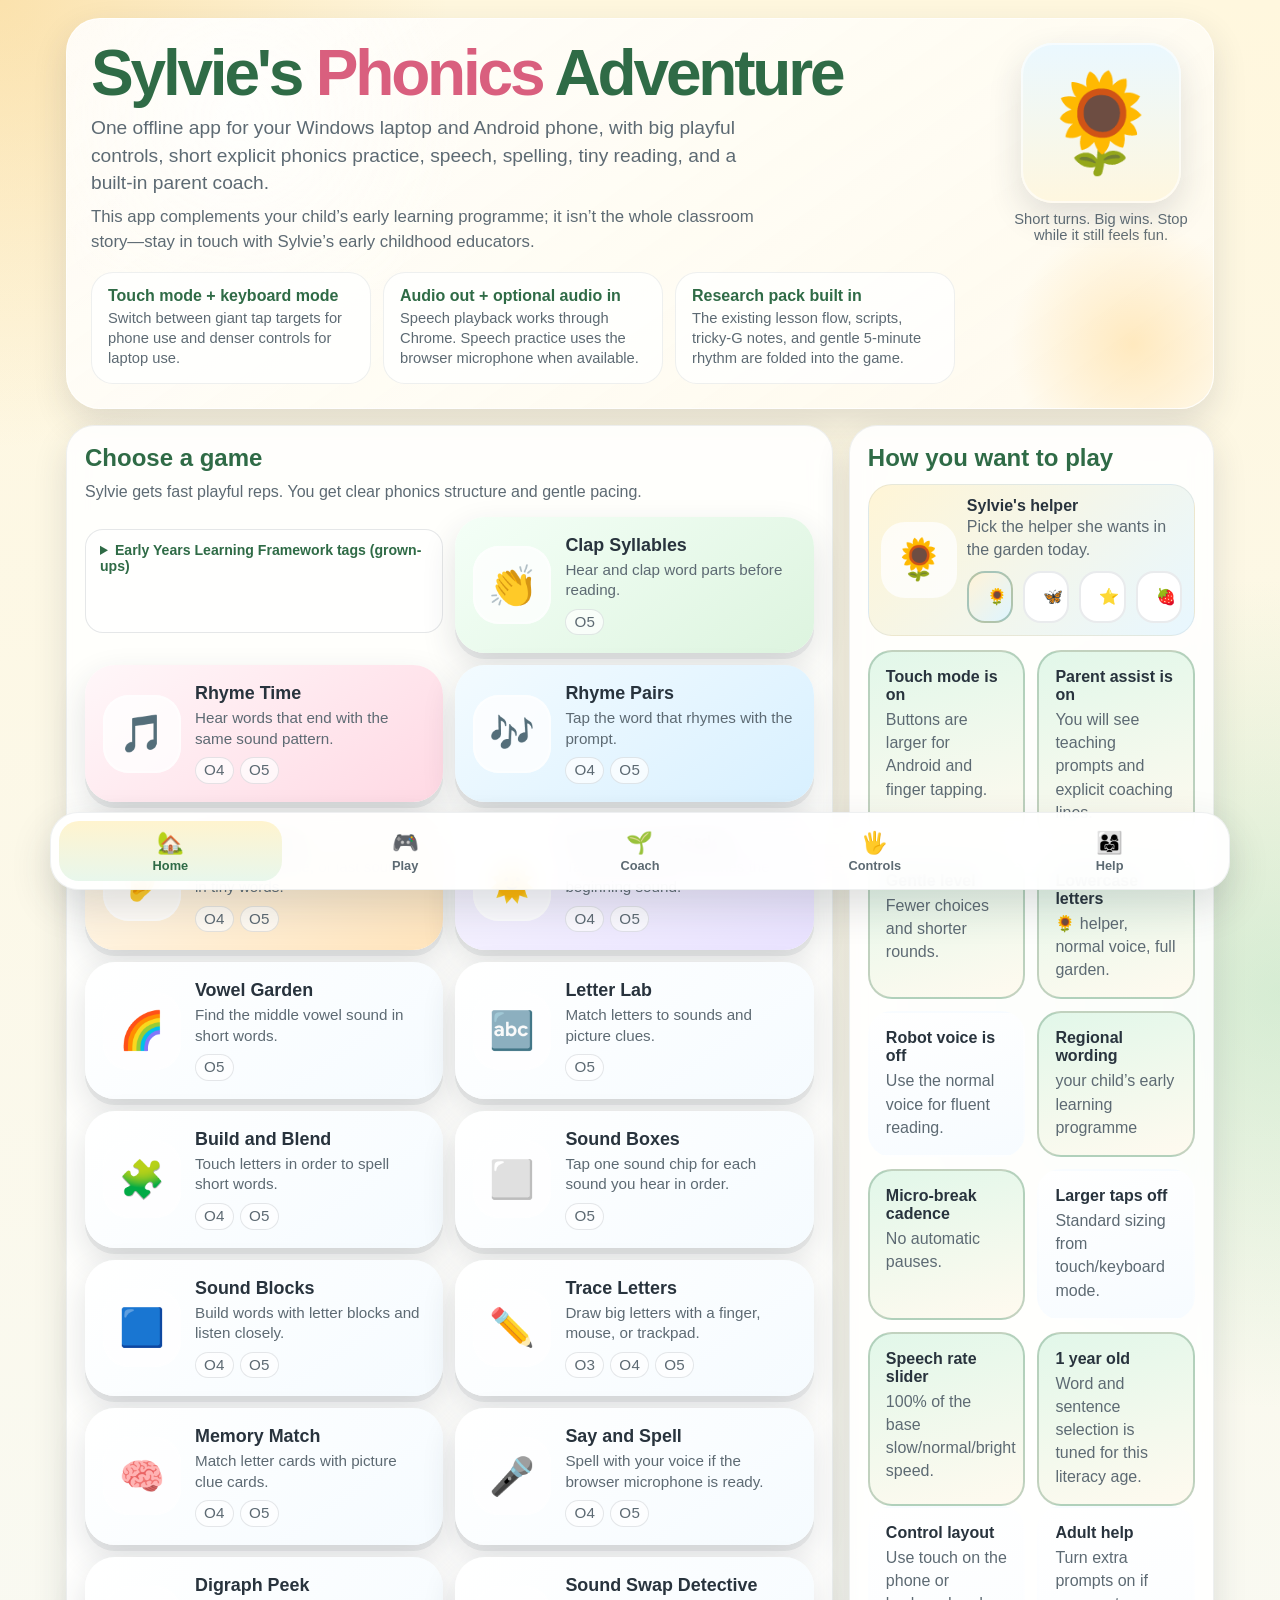
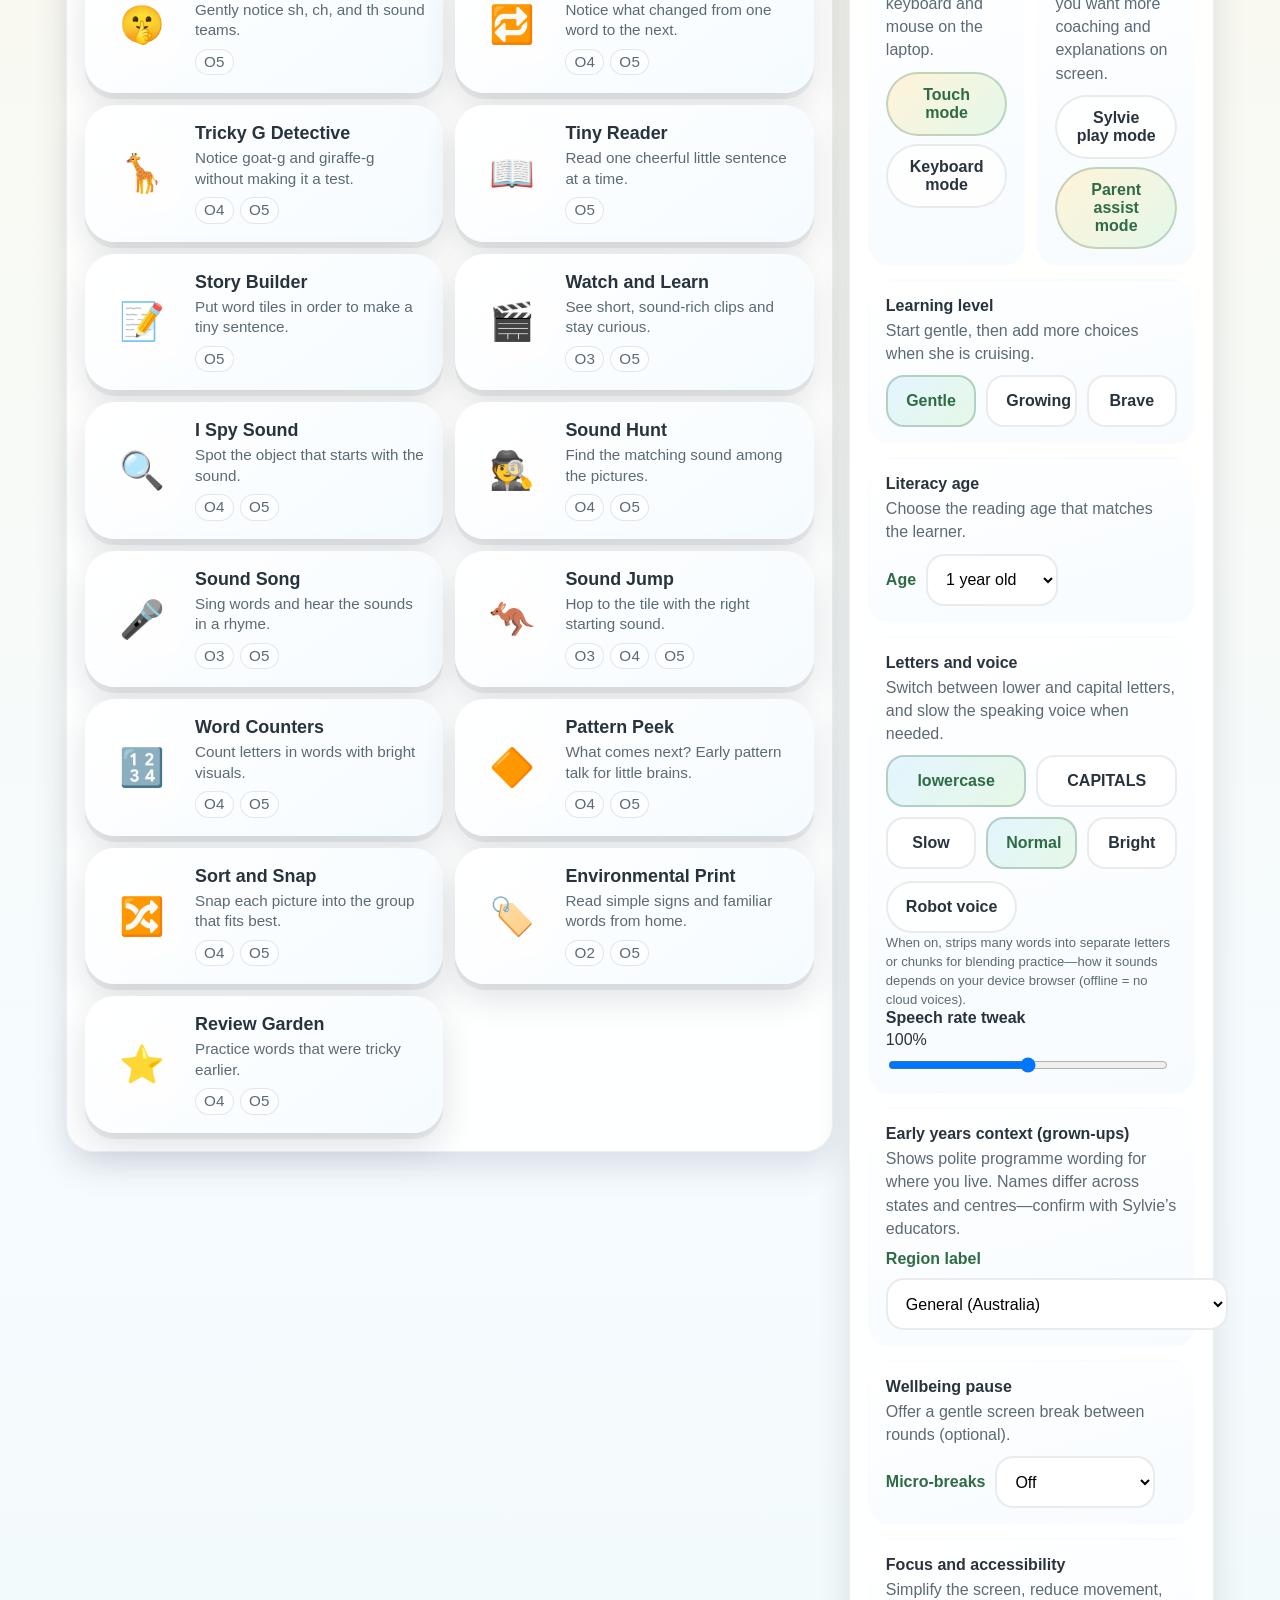
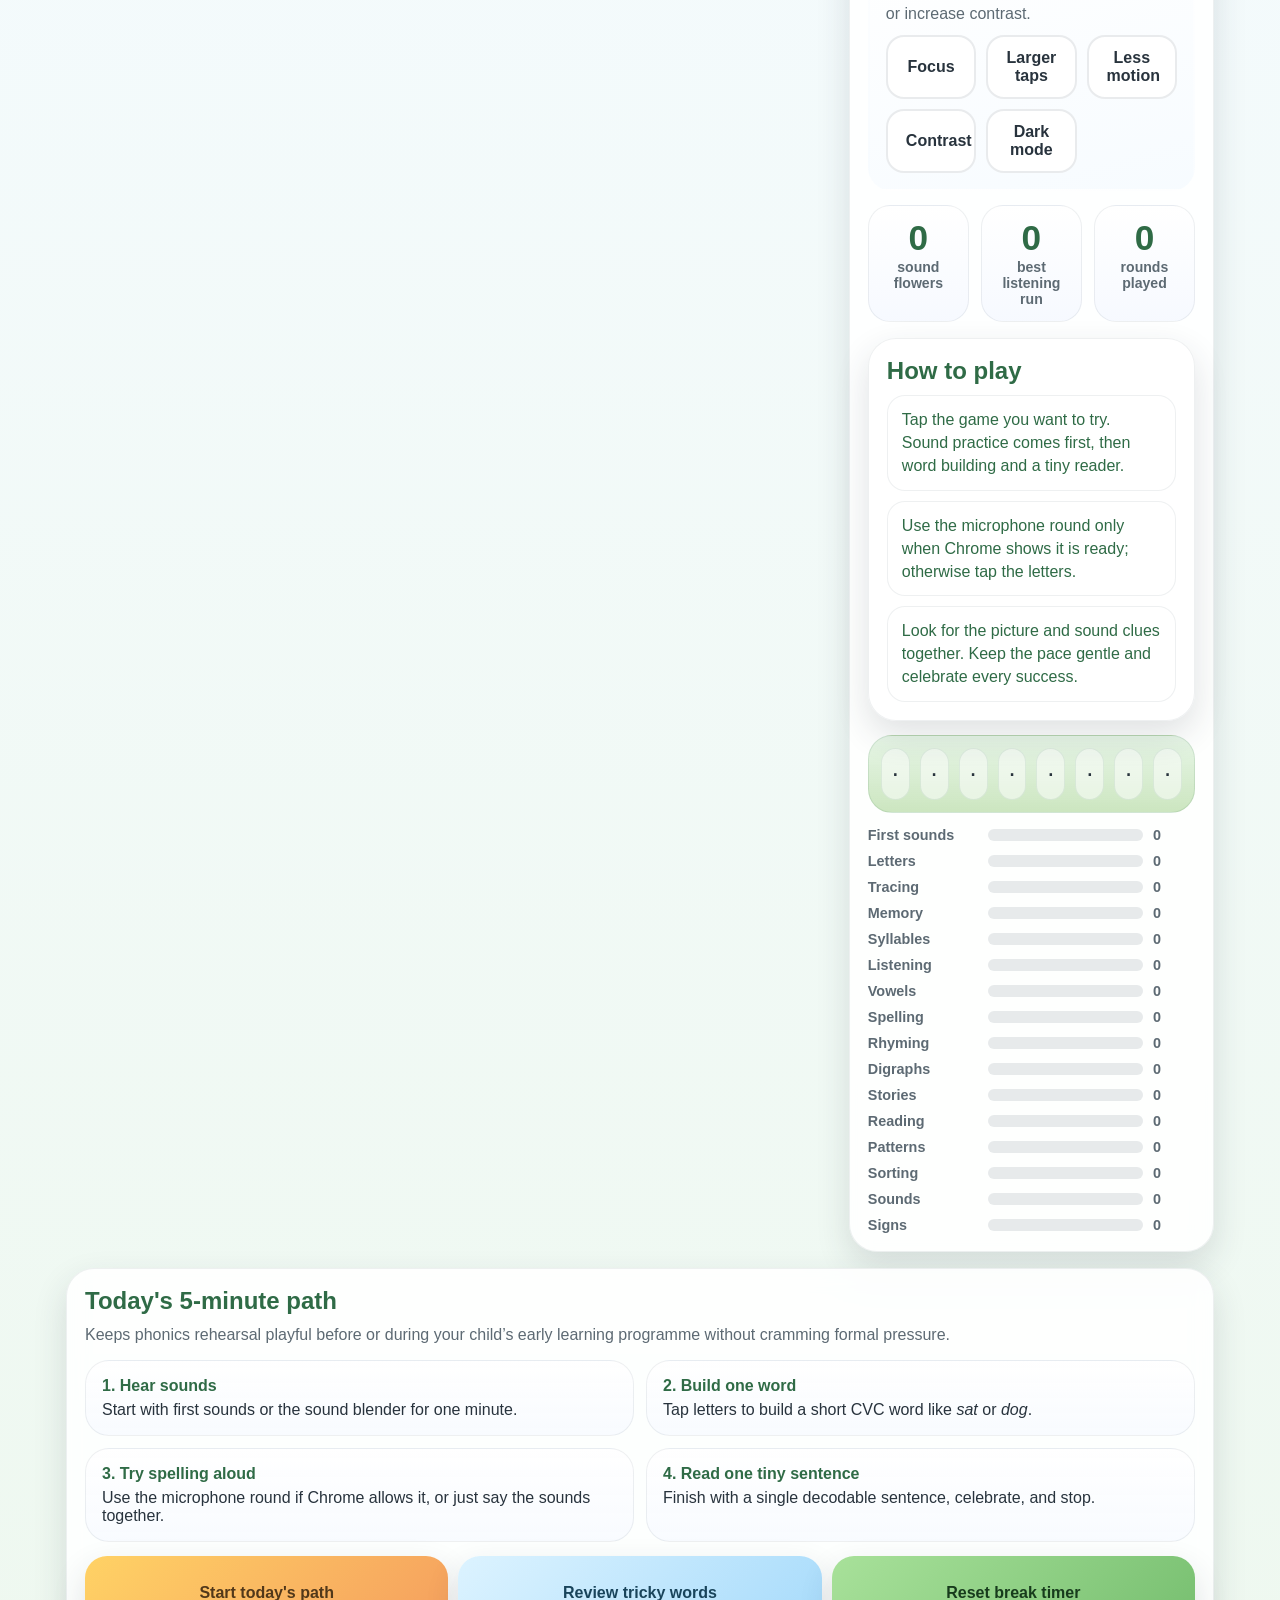
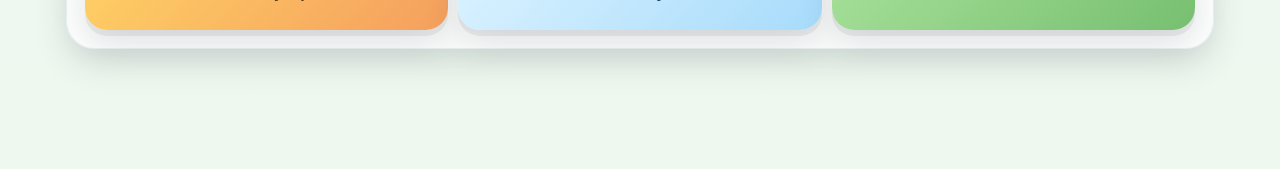
<file: index.html>
<!doctype html>
<html lang="en-AU">
<head>
  <meta charset="utf-8">
  <meta name="viewport" content="width=device-width, initial-scale=1, viewport-fit=cover">
  <title>Phonics Adventure</title>
  <meta name="description" content="Offline phonics and playful early literacy activities, with touch, keyboard and family co-play modes.">
  <meta name="robots" content="noindex, nofollow, noarchive">
  <meta name="theme-color" content="#f3b94f">
  <link rel="icon" href="data:image/svg+xml,%3Csvg xmlns='http://www.w3.org/2000/svg' viewBox='0 0 100 100'%3E%3Ctext y='.9em' font-size='90'%3E%F0%9F%8C%BB%3C/text%3E%3C/svg%3E">
  <style>
    :root {
      --sky: #d7f1ff;
      --mint: #dff6df;
      --meadow: #78b46a;
      --forest: #2f6b46;
      --sun: #f3b94f;
      --peach: #ffd7ae;
      --berry: #d95f7e;
      --paper: #fffdf8;
      --ink: #28333d;
      --muted: #5d6a73;
      --line: rgba(44, 63, 77, 0.12);
      --shadow: 0 14px 34px rgba(41, 53, 64, 0.14);
      --card-radius: 28px;
      --pill-radius: 999px;
      --tile: 88px;
      --tile-font: 2.7rem;
      --button-height: 74px;
      --content-width: 1180px;
    }

    body.compact-mode {
      --tile: 68px;
      --tile-font: 2rem;
      --button-height: 58px;
    }

    body.large-touch {
      --tile: 102px;
      --tile-font: 3rem;
      --button-height: 88px;
    }

    body.large-touch.compact-mode {
      --tile: 88px;
      --tile-font: 2.4rem;
      --button-height: 72px;
    }

    @media (prefers-reduced-motion: reduce) {
      button {
        transition: none;
      }
      button:hover { transform: none; }
      button:active { transform: none; }
      .spark {
        animation: none !important;
        opacity: 0.6;
      }
    }

    .micro-break-overlay {
      position: fixed;
      inset: 0;
      z-index: 9000;
      background: rgba(40, 51, 61, 0.55);
      display: flex;
      align-items: center;
      justify-content: center;
      padding: 24px;
    }

    body.reduced-motion .micro-break-overlay .break-card {
      animation: none;
    }

    .micro-break-overlay .break-card {
      max-width: 420px;
      background: var(--paper);
      border-radius: var(--card-radius);
      padding: 28px 24px;
      box-shadow: var(--shadow);
      text-align: center;
    }

    .eylf-chips {
      display: flex;
      flex-wrap: wrap;
      gap: 6px;
      margin-top: 8px;
    }

    .eylf-chip {
      font-size: 0.68rem;
      letter-spacing: 0.02em;
      color: var(--muted);
      border: 1px solid var(--line);
      border-radius: 999px;
      padding: 2px 8px;
      background: rgba(255, 255, 255, 0.7);
    }

    .eylf-legend {
      margin: 12px 0 20px;
      padding: 12px 14px;
      border-radius: 18px;
      border: 1px solid var(--line);
      background: rgba(255, 255, 255, 0.55);
      font-size: 0.88rem;
      color: var(--muted);
    }

    .eylf-legend summary {
      cursor: pointer;
      font-weight: 700;
      color: var(--forest);
    }

    .win-recap {
      margin-top: 14px;
      padding: 14px;
      border-radius: 18px;
      border: 1px dashed var(--line);
      background: rgba(255, 255, 255, 0.65);
      text-align: left;
      font-size: 0.95rem;
    }

    .win-recap pre {
      margin: 8px 0 0;
      white-space: pre-wrap;
      word-break: break-word;
      font-family: inherit;
    }

    .robot-hint {
      font-size: 0.82rem;
      color: var(--muted);
      margin-top: 8px;
      max-width: 36rem;
    }

    #speechRateSlider {
      width: 100%;
      max-width: 280px;
      margin-top: 8px;
    }

    @media print {
      body {
        background: white;
      }
      .nav-wrap,
      .spark,
      .micro-break-overlay {
        display: none !important;
      }
      .app-shell {
        padding-bottom: 24px;
      }
    }

    body.print-session .nav-wrap,
    body.print-session .hero,
    body.print-session .coach-card,
    body.print-session .topbar-right,
    body.print-session .topbar-left,
    body.print-session #playArea .scene > .action-row:last-child {
      display: none !important;
    }

    body.print-session #sessionRecapPrint pre {
      font-size: 12pt !important;
    }

    * { box-sizing: border-box; }
    html, body { margin: 0; min-height: 100%; }
    body {
      font-family: "Trebuchet MS", "Avenir Next Rounded", "Nunito", "Segoe UI", sans-serif;
      color: var(--ink);
      background:
        radial-gradient(circle at top left, rgba(243, 185, 79, 0.34), transparent 28rem),
        radial-gradient(circle at right 20%, rgba(127, 207, 158, 0.3), transparent 26rem),
        linear-gradient(180deg, #fff7de 0%, #f5fbff 55%, #eef8ef 100%);
      -webkit-tap-highlight-color: transparent;
      user-select: none;
    }

    button, input, select, textarea { font: inherit; }

    button {
      border: 0;
      border-radius: 22px;
      min-height: var(--button-height);
      padding: 12px 18px;
      cursor: pointer;
      touch-action: manipulation;
      color: var(--ink);
      background: white;
      box-shadow: 0 6px 0 rgba(39, 54, 65, 0.08), var(--shadow);
      transition: transform 0.14s ease, box-shadow 0.14s ease, background 0.14s ease;
    }

    button:hover { transform: translateY(-1px); }
    button:active { transform: translateY(2px); box-shadow: 0 2px 0 rgba(39, 54, 65, 0.08), 0 8px 18px rgba(39, 54, 65, 0.12); }
    button:focus-visible,
    input:focus-visible,
    select:focus-visible {
      outline: 4px solid rgba(217, 95, 126, 0.22);
      outline-offset: 3px;
    }

    .app-shell {
      width: min(var(--content-width), 100%);
      margin: 0 auto;
      padding: 18px 16px 120px;
    }

    .hero {
      position: relative;
      overflow: hidden;
      background:
        radial-gradient(circle at 15% 25%, rgba(255,255,255,0.72), transparent 14rem),
        linear-gradient(145deg, rgba(255,255,255,0.84), rgba(255,250,238,0.96));
      border: 1px solid rgba(255,255,255,0.75);
      border-radius: 34px;
      box-shadow: var(--shadow);
      padding: 24px;
      margin-bottom: 16px;
    }

    .hero::after {
      content: "";
      position: absolute;
      inset: auto -4rem -5rem auto;
      width: 18rem;
      height: 18rem;
      border-radius: 50%;
      background: radial-gradient(circle, rgba(255, 212, 132, 0.45), transparent 60%);
      pointer-events: none;
    }

    .hero-top {
      display: flex;
      align-items: flex-start;
      justify-content: space-between;
      gap: 18px;
      flex-wrap: wrap;
    }

    .headline {
      max-width: 54rem;
    }

    .headline h1 {
      margin: 0;
      font-size: clamp(2.4rem, 5vw, 4.7rem);
      line-height: 0.95;
      letter-spacing: -0.05em;
      color: var(--forest);
    }

    .headline h1 span { color: var(--berry); }
    .headline p {
      margin: 10px 0 0;
      font-size: clamp(1rem, 2vw, 1.2rem);
      color: var(--muted);
      max-width: 42rem;
      line-height: 1.45;
    }

    .hero-badges,
    .setting-pills,
    .session-pills,
    .choice-grid,
    .lesson-grid,
    .game-grid,
    .stat-grid,
    .nav-grid,
    .action-row,
    .voice-row,
    .build-row,
    .keyboard-help,
    .reader-options,
    .coach-sections,
    .mode-cards,
    .camera-row {
      display: grid;
      gap: 12px;
    }

    .hero-badges {
      grid-template-columns: repeat(3, minmax(0, 1fr));
      margin-top: 18px;
    }

    .badge {
      background: rgba(255,255,255,0.76);
      border: 1px solid rgba(44, 63, 77, 0.08);
      border-radius: 22px;
      padding: 14px 16px;
    }

    .badge strong {
      display: block;
      font-size: 1rem;
      color: var(--forest);
    }

    .badge span {
      display: block;
      margin-top: 4px;
      color: var(--muted);
      font-size: 0.92rem;
      line-height: 1.35;
    }

    .hero-mascot {
      min-width: 160px;
      display: grid;
      justify-items: center;
      gap: 8px;
    }

    .mascot-bubble {
      width: clamp(120px, 20vw, 160px);
      aspect-ratio: 1;
      border-radius: 32px;
      background:
        linear-gradient(180deg, #eaf8ff 0%, #fff7df 100%);
      display: grid;
      place-items: center;
      box-shadow: inset 0 0 0 2px rgba(255,255,255,0.6), var(--shadow);
      font-size: clamp(4rem, 8vw, 6rem);
      animation: bob 3s ease-in-out infinite;
    }

    .mascot-note {
      font-size: 0.92rem;
      color: var(--muted);
      text-align: center;
      max-width: 11rem;
    }

    @keyframes bob {
      0%, 100% { transform: translateY(0); }
      50% { transform: translateY(-6px); }
    }

    .panel {
      background: rgba(255,255,255,0.88);
      border: 1px solid rgba(44, 63, 77, 0.08);
      border-radius: var(--card-radius);
      padding: 18px;
      box-shadow: var(--shadow);
      backdrop-filter: blur(10px);
    }

    .panel h2,
    .panel h3 {
      margin: 0 0 8px;
      color: var(--forest);
    }

    .panel p {
      margin: 0;
      color: var(--muted);
      line-height: 1.45;
    }

    .dashboard {
      display: grid;
      grid-template-columns: minmax(0, 2.1fr) minmax(300px, 1fr);
      gap: 16px;
      align-items: start;
    }

    .mode-cards {
      grid-template-columns: repeat(2, minmax(0, 1fr));
    }

    .mode-card {
      padding: 16px;
      border-radius: 24px;
      background: linear-gradient(165deg, rgba(255,255,255,0.92), rgba(246, 251, 255, 0.92));
      border: 2px solid transparent;
    }

    .mode-card.active {
      border-color: rgba(47, 107, 70, 0.28);
      background: linear-gradient(165deg, rgba(225, 247, 233, 0.98), rgba(255, 250, 239, 0.98));
    }

    .mode-card strong {
      display: block;
      font-size: 1rem;
      margin-bottom: 4px;
    }

    .setting-pills {
      grid-template-columns: repeat(2, minmax(0, 1fr));
    }

    .pill-toggle {
      display: flex;
      gap: 8px;
      flex-wrap: wrap;
      margin-top: 10px;
    }

    .pill-toggle button {
      min-height: 52px;
      border-radius: var(--pill-radius);
      box-shadow: none;
      border: 2px solid rgba(44, 63, 77, 0.1);
      background: rgba(255,255,255,0.82);
      font-weight: 800;
    }

    .pill-toggle button.active {
      background: linear-gradient(135deg, #fff3d8, #e4f8eb);
      border-color: rgba(47, 107, 70, 0.25);
      color: var(--forest);
    }

    .level-controls button,
    .speed-controls button,
    .case-controls button {
      min-height: 52px;
      border-radius: 18px;
      box-shadow: none;
      border: 2px solid rgba(44, 63, 77, 0.1);
      font-weight: 900;
    }

    .difficulty-select {
      display: flex;
      flex-wrap: wrap;
      align-items: center;
      gap: 10px;
      margin-top: 10px;
    }

    .difficulty-select label {
      font-weight: 700;
      color: var(--forest);
    }

    .difficulty-select select {
      min-height: 52px;
      border-radius: 18px;
      border: 2px solid rgba(44, 63, 77, 0.1);
      background: white;
      padding: 0 14px;
      font: inherit;
    }

    .level-controls button.active,
    .speed-controls button.active,
    .case-controls button.active {
      background: linear-gradient(135deg, #e3f5ff, #e6f8e6);
      border-color: rgba(47, 107, 70, 0.28);
      color: var(--forest);
    }

    .game-grid {
      grid-template-columns: repeat(2, minmax(0, 1fr));
      margin-top: 14px;
    }

    .game-card {
      display: grid;
      grid-template-columns: auto 1fr;
      gap: 14px;
      align-items: center;
      text-align: left;
      min-height: 120px;
      border-radius: 30px;
      padding: 18px;
      background: linear-gradient(145deg, rgba(255,255,255,0.98), rgba(245,251,255,0.96));
    }

    .game-card:nth-child(1) { background: linear-gradient(145deg, #fffdf5, #fff0cf); }
    .game-card:nth-child(2) { background: linear-gradient(145deg, #f4fff7, #ddf4df); }
    .game-card:nth-child(3) { background: linear-gradient(145deg, #fff7f9, #ffd9e4); }
    .game-card:nth-child(4) { background: linear-gradient(145deg, #f3fbff, #d8f0ff); }
    .game-card:nth-child(5) { background: linear-gradient(145deg, #fffaf0, #ffe4bc); }
    .game-card:nth-child(6) { background: linear-gradient(145deg, #f8f6ff, #e9e2ff); }

    .game-icon {
      width: 78px;
      height: 78px;
      border-radius: 26px;
      display: grid;
      place-items: center;
      font-size: 2.3rem;
      background: rgba(255,255,255,0.78);
      box-shadow: inset 0 0 0 2px rgba(255,255,255,0.56);
    }

    .game-copy strong {
      display: block;
      font-size: 1.12rem;
      margin-bottom: 4px;
    }

    .game-copy span {
      color: var(--muted);
      line-height: 1.35;
      font-size: 0.95rem;
    }

    .stat-grid {
      grid-template-columns: repeat(3, minmax(0, 1fr));
      margin-top: 14px;
    }

    .quick-actions,
    .garden-bed,
    .skill-map,
    .level-controls,
    .speed-controls,
    .case-controls,
    .profile-strip,
    .avatar-controls,
    .access-controls,
    .report-grid,
    .memory-grid,
    .story-bank,
    .story-slots {
      display: grid;
      gap: 10px;
    }

    .letter-blocks {
      grid-template-columns: repeat(4, minmax(0, 1fr));
      display: grid;
      gap: 10px;
      margin: 12px 0;
    }

    .song-card,
    .env-sign {
      padding: 18px;
      border-radius: 24px;
      background: rgba(255,255,255,0.9);
      border: 1px dashed rgba(47, 107, 70, 0.15);
      text-align: center;
      font-size: 1.05rem;
      line-height: 1.4;
    }

    .env-sign {
      font-size: 2rem;
      letter-spacing: 0.14em;
      font-weight: 900;
    }

    .slot {
      min-height: 52px;
      min-width: 50px;
      display: inline-grid;
      place-items: center;
      padding: 0 14px;
      border: 2px dashed rgba(47, 107, 70, 0.18);
      border-radius: 18px;
      background: #fff;
    }

    .focus-mode .hero {
      display: none;
    }

    .focus-mode .coach-card {
      display: none;
    }

    .focus-mode .play-stage {
      grid-template-columns: 1fr;
    }

    .focus-mode .game-copy span,
    .focus-mode .badge span {
      display: none;
    }

    .reduced-motion *,
    .reduced-motion *::before,
    .reduced-motion *::after {
      animation-duration: 0.01ms !important;
      animation-iteration-count: 1 !important;
      scroll-behavior: auto !important;
      transition-duration: 0.01ms !important;
    }

    .high-contrast {
      --paper: #ffffff;
      --ink: #101820;
      --muted: #243442;
      --forest: #004a2f;
      --line: rgba(0, 0, 0, 0.22);
    }

    .high-contrast .panel,
    .high-contrast .game-card,
    .high-contrast .mode-card,
    .high-contrast .choice,
    .high-contrast .voice-card {
      border: 2px solid #101820;
    }

    .dark-mode {
      --paper: #1a1a1a;
      --ink: #e0e0e0;
      --muted: #a0a0a0;
      --forest: #4caf50;
      --line: rgba(255, 255, 255, 0.1);
      background:
        radial-gradient(circle at top left, rgba(76, 175, 80, 0.2), transparent 28rem),
        radial-gradient(circle at right 20%, rgba(129, 199, 132, 0.15), transparent 26rem),
        linear-gradient(180deg, #121212 0%, #1e1e1e 55%, #2a2a2a 100%);
      color: var(--ink);
    }

    .dark-mode .panel,
    .dark-mode .game-card,
    .dark-mode .mode-card,
    .dark-mode .choice,
    .dark-mode .voice-card {
      background: rgba(255, 255, 255, 0.05);
      border-color: var(--line);
      color: var(--ink);
    }

    .dark-mode .choice.correct {
      background: linear-gradient(135deg, #4caf50, #66bb6a);
    }

    .dark-mode .choice.wrong {
      background: linear-gradient(135deg, #f44336, #e57373);
    }

    .dark-mode .slot {
      background: #2a2a2a;
      border-color: rgba(255, 255, 255, 0.2);
    }

    .dark-mode .song-card,
    .dark-mode .env-sign {
      background: rgba(255, 255, 255, 0.08);
      border-color: rgba(255, 255, 255, 0.15);
    }

    .dark-mode button {
      background: #2a2a2a;
      color: var(--ink);
      box-shadow: 0 6px 0 rgba(0, 0, 0, 0.3), 0 2px 8px rgba(0, 0, 0, 0.2);
    }

    .dark-mode button:hover {
      background: #3a3a3a;
    }

    .dark-mode button:active {
      box-shadow: 0 2px 0 rgba(0, 0, 0, 0.3), 0 8px 18px rgba(0, 0, 0, 0.4);
    }

    .dark-mode .pill-toggle button {
      background: rgba(255, 255, 255, 0.1);
      border-color: rgba(255, 255, 255, 0.2);
      color: var(--ink);
    }

    .dark-mode .pill-toggle button.active {
      background: linear-gradient(135deg, #4caf50, #66bb6a);
      border-color: rgba(76, 175, 80, 0.5);
      color: white;
    }

    .dark-mode .level-controls button,
    .dark-mode .speed-controls button,
    .dark-mode .case-controls button,
    .dark-mode .avatar-controls button,
    .dark-mode .access-controls button {
      background: rgba(255, 255, 255, 0.1);
      border-color: rgba(255, 255, 255, 0.2);
      color: var(--ink);
    }

    .dark-mode .level-controls button.active,
    .dark-mode .speed-controls button.active,
    .dark-mode .case-controls button.active,
    .dark-mode .avatar-controls button.active,
    .dark-mode .access-controls button.active {
      background: linear-gradient(135deg, #4caf50, #66bb6a);
      border-color: rgba(76, 175, 80, 0.5);
      color: white;
    }

    .dark-mode .difficulty-select select {
      background: #2a2a2a;
      border-color: rgba(255, 255, 255, 0.2);
      color: var(--ink);
    }

    .dark-mode .nav-button {
      color: var(--muted);
    }

    .dark-mode .nav-button.active {
      background: linear-gradient(180deg, #4caf50, #66bb6a);
      color: white;
    }

    .dark-mode button:focus-visible,
    .dark-mode input:focus-visible,
    .dark-mode select:focus-visible {
      outline: 4px solid rgba(76, 175, 80, 0.5);
      outline-offset: 3px;
    }

    .dark-mode .hero {
      background:
        radial-gradient(circle at 15% 25%, rgba(255,255,255,0.1), transparent 14rem),
        linear-gradient(145deg, rgba(42,42,42,0.8), rgba(26,26,26,0.9));
      border-color: rgba(255, 255, 255, 0.1);
    }

    .dark-mode .hero::after {
      background: radial-gradient(circle, rgba(76, 175, 80, 0.2), transparent 60%);
    }

    .dark-mode .profile-strip {
      background: linear-gradient(135deg, rgba(42,42,42,0.8), rgba(26,26,26,0.9));
      border-color: rgba(255, 255, 255, 0.1);
    }

    .dark-mode .stat {
      background: linear-gradient(180deg, rgba(42,42,42,0.8), rgba(32,32,32,0.9));
      border-color: rgba(255, 255, 255, 0.1);
    }

    .dark-mode .stat strong {
      color: var(--ink);
    }

    .dark-mode .stat span {
      color: var(--muted);
    }

    .dark-mode .badge {
      background: rgba(255, 255, 255, 0.1);
      border-color: rgba(255, 255, 255, 0.2);
    }

    .dark-mode .badge strong {
      color: var(--ink);
    }

    .dark-mode .badge span {
      color: var(--muted);
    }

    .dark-mode .game-card {
      background: linear-gradient(145deg, rgba(42,42,42,0.8), rgba(32,32,32,0.9));
    }

    .dark-mode .game-card:nth-child(1) { background: linear-gradient(145deg, rgba(42,42,42,0.8), rgba(32,32,32,0.9)); }
    .dark-mode .game-card:nth-child(2) { background: linear-gradient(145deg, rgba(42,42,42,0.8), rgba(32,32,32,0.9)); }
    .dark-mode .game-card:nth-child(3) { background: linear-gradient(145deg, rgba(42,42,42,0.8), rgba(32,32,32,0.9)); }
    .dark-mode .game-card:nth-child(4) { background: linear-gradient(145deg, rgba(42,42,42,0.8), rgba(32,32,32,0.9)); }
    .dark-mode .game-card:nth-child(5) { background: linear-gradient(145deg, rgba(42,42,42,0.8), rgba(32,32,32,0.9)); }
    .dark-mode .game-card:nth-child(6) { background: linear-gradient(145deg, rgba(42,42,42,0.8), rgba(32,32,32,0.9)); }

    .dark-mode .game-icon {
      background: rgba(255, 255, 255, 0.1);
      box-shadow: inset 0 0 0 2px rgba(255, 255, 255, 0.2);
    }

    .dark-mode .coach-bubble {
      background: linear-gradient(180deg, rgba(42,42,42,0.8), rgba(32,32,32,0.9));
      border-color: rgba(255, 255, 255, 0.2);
    }

    .profile-strip {
      grid-template-columns: auto 1fr;
      align-items: center;
      margin: 12px 0 14px;
      padding: 12px;
      border-radius: 24px;
      background: linear-gradient(135deg, #fff5d6, #e8f7ff);
      border: 1px solid rgba(44, 63, 77, 0.08);
    }

    .profile-avatar {
      width: 76px;
      height: 76px;
      border-radius: 24px;
      display: grid;
      place-items: center;
      font-size: 2.5rem;
      background: rgba(255,255,255,0.76);
    }

    .avatar-controls,
    .access-controls {
      grid-template-columns: repeat(4, minmax(0, 1fr));
      margin-top: 10px;
    }

    .access-controls {
      grid-template-columns: repeat(3, minmax(0, 1fr));
    }

    .avatar-controls button,
    .access-controls button {
      min-height: 52px;
      border-radius: 18px;
      box-shadow: none;
      border: 2px solid rgba(44, 63, 77, 0.1);
      font-weight: 900;
    }

    .avatar-controls button.active,
    .access-controls button.active {
      background: linear-gradient(135deg, #fff3d8, #dff5ff);
      border-color: rgba(47, 107, 70, 0.35);
    }

    .quick-actions {
      grid-template-columns: repeat(3, minmax(0, 1fr));
      margin-top: 14px;
    }

    .garden-bed {
      grid-template-columns: repeat(8, minmax(0, 1fr));
      margin-top: 14px;
      padding: 12px;
      border-radius: 24px;
      background:
        linear-gradient(180deg, rgba(222, 243, 222, 0.72), rgba(197, 226, 183, 0.88));
      border: 1px solid rgba(47, 107, 70, 0.12);
      min-height: 76px;
    }

    .plant {
      min-height: 52px;
      border-radius: 18px;
      display: grid;
      place-items: center;
      font-size: 1.6rem;
      background: rgba(255,255,255,0.52);
      border: 1px solid rgba(47, 107, 70, 0.1);
    }

    .session-banner {
      display: none;
      margin-top: 14px;
      padding: 14px 16px;
      border-radius: 24px;
      background: linear-gradient(180deg, #fff7d9, #ffeab2);
      border: 1px solid rgba(168, 116, 31, 0.18);
      color: #6a491c;
      font-weight: 900;
      line-height: 1.35;
    }

    .session-banner.show {
      display: block;
    }

    .skill-map {
      margin-top: 14px;
    }

    .skill-row {
      display: grid;
      grid-template-columns: 110px 1fr 42px;
      align-items: center;
      gap: 10px;
      color: var(--muted);
      font-size: 0.9rem;
      font-weight: 800;
    }

    .skill-bar {
      height: 12px;
      border-radius: 999px;
      background: rgba(91, 107, 118, 0.14);
      overflow: hidden;
    }

    .skill-fill {
      height: 100%;
      width: 0;
      border-radius: 999px;
      background: linear-gradient(90deg, var(--meadow), var(--sun), var(--berry));
    }

    .level-controls,
    .speed-controls,
    .case-controls {
      grid-template-columns: repeat(3, minmax(0, 1fr));
      margin-top: 10px;
    }

    .case-controls {
      grid-template-columns: repeat(2, minmax(0, 1fr));
    }

    .trace-board {
      width: min(100%, 520px);
      border-radius: 28px;
      padding: 14px;
      background: linear-gradient(180deg, #fff8df, #e9f8ef);
      border: 2px solid rgba(44, 63, 77, 0.1);
    }

    .trace-target {
      font-size: 5rem;
      line-height: 1;
      font-weight: 900;
      color: var(--forest);
      text-align: center;
      margin-bottom: 10px;
    }

    .trace-canvas {
      width: 100%;
      height: 220px;
      border-radius: 22px;
      display: block;
      background:
        linear-gradient(90deg, rgba(47,107,70,0.08) 1px, transparent 1px),
        linear-gradient(180deg, rgba(47,107,70,0.08) 1px, transparent 1px),
        #ffffff;
      background-size: 36px 36px;
      touch-action: none;
      border: 2px dashed rgba(47, 107, 70, 0.28);
    }

    .memory-grid {
      width: min(100%, 560px);
      grid-template-columns: repeat(4, minmax(0, 1fr));
    }

    .memory-card {
      aspect-ratio: 1;
      min-height: 78px;
      font-size: 1.45rem;
      font-weight: 900;
      border: 3px solid rgba(44, 63, 77, 0.1);
    }

    .memory-card.matched {
      background: linear-gradient(180deg, #dff6df, #b8e7b4);
      color: #174325;
    }

    .story-slots,
    .story-bank {
      width: min(100%, 620px);
      grid-template-columns: repeat(auto-fit, minmax(110px, 1fr));
    }

    .story-slot,
    .story-tile {
      min-height: 70px;
      border-radius: 20px;
      display: grid;
      place-items: center;
      padding: 10px;
      font-size: 1.15rem;
      font-weight: 900;
      background: white;
      border: 2px solid rgba(44, 63, 77, 0.1);
    }

    .story-slot {
      border-style: dashed;
      color: rgba(40, 51, 61, 0.45);
    }

    .story-slot.filled {
      border-style: solid;
      color: var(--ink);
      background: #fff4cf;
    }

    .story-tile.used {
      opacity: 0.3;
      pointer-events: none;
    }

    .report-panel {
      margin-top: 14px;
      padding: 16px;
      border-radius: 24px;
      background: linear-gradient(180deg, #f7fbff, #ffffff);
      border: 1px solid rgba(44, 63, 77, 0.1);
      user-select: text;
    }

    .report-grid {
      grid-template-columns: repeat(2, minmax(0, 1fr));
      margin-top: 10px;
    }

    .report-item {
      padding: 12px;
      border-radius: 18px;
      background: #ffffff;
      border: 1px solid rgba(44, 63, 77, 0.08);
      color: var(--muted);
      line-height: 1.4;
    }

    .report-item strong {
      display: block;
      color: var(--forest);
      margin-bottom: 4px;
    }

    .stat {
      border-radius: 22px;
      background: linear-gradient(180deg, rgba(255,255,255,0.95), rgba(246,249,255,0.95));
      border: 1px solid rgba(44, 63, 77, 0.08);
      padding: 14px;
      text-align: center;
    }

    .stat strong {
      display: block;
      font-size: clamp(1.7rem, 3vw, 2.2rem);
      color: var(--forest);
      line-height: 1;
    }

    .stat span {
      display: block;
      margin-top: 4px;
      color: var(--muted);
      font-size: 0.88rem;
      font-weight: 800;
    }

    .screen {
      display: none;
      animation: screenIn 0.2s ease;
    }

    .screen.active { display: block; }

    @keyframes screenIn {
      from { opacity: 0; transform: translateY(6px); }
      to { opacity: 1; transform: translateY(0); }
    }

    .topbar {
      display: flex;
      align-items: center;
      justify-content: space-between;
      gap: 12px;
      margin-bottom: 14px;
      flex-wrap: wrap;
    }

    .topbar-left,
    .topbar-right {
      display: flex;
      gap: 10px;
      align-items: center;
      flex-wrap: wrap;
    }

    .back-button,
    .speaker-button,
    .mic-button,
    .soft-button {
      min-height: 58px;
      border-radius: 18px;
      box-shadow: none;
      border: 2px solid rgba(44, 63, 77, 0.1);
      background: rgba(255,255,255,0.9);
      font-weight: 900;
    }

    .primary-button {
      background: linear-gradient(135deg, #ffd265, #f59f5e);
      color: #51381a;
      font-weight: 900;
    }

    .green-button {
      background: linear-gradient(135deg, #a8e19a, #77bf70);
      color: #173b1c;
      font-weight: 900;
    }

    .berry-button {
      background: linear-gradient(135deg, #ffc0d1, #f38aa5);
      color: #572034;
      font-weight: 900;
    }

    .sky-button {
      background: linear-gradient(135deg, #dcf3ff, #a7dbfb);
      color: #19445b;
      font-weight: 900;
    }

    .progress-shell {
      min-width: min(420px, 100%);
      flex: 1;
      display: grid;
      gap: 6px;
    }

    .progress-copy {
      display: flex;
      justify-content: space-between;
      gap: 12px;
      font-weight: 900;
      color: var(--forest);
      font-size: 0.92rem;
    }

    .progress-bar {
      height: 16px;
      border-radius: 999px;
      background: rgba(115, 144, 166, 0.16);
      overflow: hidden;
    }

    .progress-fill {
      height: 100%;
      width: 0;
      border-radius: 999px;
      background: linear-gradient(90deg, var(--meadow), var(--sun));
      transition: width 0.26s ease;
    }

    .play-stage {
      display: grid;
      grid-template-columns: minmax(0, 2fr) minmax(280px, 0.95fr);
      gap: 16px;
      align-items: start;
    }

    .prompt-stage {
      position: relative;
      overflow: hidden;
      min-height: 420px;
    }

    .scene {
      display: grid;
      gap: 16px;
      justify-items: center;
      text-align: center;
    }

    .scene-art {
      width: min(100%, 420px);
      min-height: 210px;
      padding: 18px;
      border-radius: 30px;
      background:
        radial-gradient(circle at 50% 15%, rgba(255,255,255,0.75), transparent 8rem),
        linear-gradient(180deg, #dff5ff 0%, #fff5dc 56%, #dff4e3 100%);
      display: grid;
      place-items: center;
      box-shadow: inset 0 0 0 2px rgba(255,255,255,0.58);
    }

    .image-card {
      width: min(100%, 420px);
      border-radius: 28px;
      overflow: hidden;
      box-shadow: 0 8px 20px rgba(45, 61, 74, 0.1);
      border: 1px solid rgba(44, 63, 77, 0.08);
    }

    .image-card img {
      width: 100%;
      display: block;
      aspect-ratio: 21 / 13;
      object-fit: cover;
    }

    .scene-art .emoji {
      font-size: clamp(5rem, 12vw, 8rem);
      line-height: 1;
      animation: popIn 0.22s ease;
    }

    .scene-word {
      font-size: clamp(2.4rem, 6vw, 4rem);
      font-weight: 900;
      letter-spacing: 0.03em;
      color: var(--forest);
      text-transform: lowercase;
      line-height: 1;
    }

    .scene-label {
      display: inline-flex;
      gap: 8px;
      align-items: center;
      border-radius: var(--pill-radius);
      background: rgba(255,255,255,0.88);
      border: 1px solid rgba(44, 63, 77, 0.08);
      padding: 8px 14px;
      color: var(--muted);
      font-weight: 800;
    }

    .question {
      font-size: clamp(1.2rem, 2.5vw, 1.45rem);
      line-height: 1.3;
      color: var(--forest);
      font-weight: 900;
      max-width: 34rem;
    }

    .choice-grid {
      grid-template-columns: repeat(3, minmax(0, 1fr));
      margin-top: 8px;
    }

    .choice-grid.two { grid-template-columns: repeat(2, minmax(0, 1fr)); }
    .choice-grid.four { grid-template-columns: repeat(4, minmax(0, 1fr)); }

    .choice {
      min-height: 92px;
      font-size: clamp(1.45rem, 4vw, 2.4rem);
      font-weight: 900;
      text-transform: lowercase;
      border: 3px solid transparent;
      background: linear-gradient(180deg, rgba(255,255,255,0.98), rgba(248,251,255,0.98));
    }

    .choice.word-choice {
      font-size: clamp(1.1rem, 3vw, 1.5rem);
      line-height: 1.2;
      padding: 14px;
    }

    .choice.small-choice {
      min-height: 78px;
      font-size: 1rem;
      line-height: 1.25;
    }

    .choice.correct {
      background: linear-gradient(180deg, #dff6df, #b8e7b4);
      border-color: rgba(47, 107, 70, 0.34);
      color: #174325;
    }

    .choice.wrong {
      background: linear-gradient(180deg, #ffe4eb, #ffc6d5);
      border-color: rgba(157, 43, 82, 0.3);
      color: #6f2743;
    }

    .feedback {
      min-height: 62px;
      margin-top: 12px;
      padding: 14px 16px;
      border-radius: 22px;
      background: linear-gradient(180deg, rgba(255,255,255,0.96), rgba(245,248,251,0.96));
      border: 1px solid rgba(44, 63, 77, 0.08);
      display: grid;
      place-items: center;
      text-align: center;
      color: var(--muted);
      font-weight: 900;
      line-height: 1.35;
    }

    .feedback.good {
      background: linear-gradient(180deg, #e4f8e2, #c5efbf);
      color: #194325;
    }

    .feedback.bad {
      background: linear-gradient(180deg, #ffe5ec, #ffcddb);
      color: #6b2740;
    }

    .feedback.info {
      background: linear-gradient(180deg, #ebf8ff, #d7f0ff);
      color: #214a61;
    }

    .action-row {
      grid-template-columns: repeat(4, minmax(0, 1fr));
      margin-top: 14px;
    }

    .coach-card {
      display: grid;
      gap: 14px;
      align-content: start;
    }

    .coach-bubble {
      padding: 16px;
      border-radius: 24px;
      background: linear-gradient(180deg, #fff7ea, #fffdf8);
      border: 1px solid rgba(243, 185, 79, 0.26);
    }

    .coach-bubble strong {
      display: block;
      color: #7f5316;
      margin-bottom: 6px;
      font-size: 0.95rem;
    }

    .coach-bubble span {
      color: var(--muted);
      line-height: 1.45;
      font-size: 0.95rem;
    }

    .micro-script {
      padding: 14px;
      border-radius: 22px;
      background: linear-gradient(180deg, #eff9ff, #f6fbff);
      border-left: 6px solid #86c4ea;
      color: #385367;
      line-height: 1.5;
      user-select: text;
    }

    .build-row {
      justify-content: center;
      grid-template-columns: repeat(auto-fit, minmax(var(--tile), max-content));
      margin: 12px 0;
    }

    .slot,
    .letter-tile {
      width: var(--tile);
      height: var(--tile);
      border-radius: 24px;
      display: grid;
      place-items: center;
      font-weight: 900;
      font-size: var(--tile-font);
      text-transform: lowercase;
    }

    .slot {
      border: 3px dashed rgba(47, 107, 70, 0.28);
      background: rgba(228, 246, 228, 0.72);
      color: rgba(40, 51, 61, 0.4);
    }

    .slot.filled {
      border-style: solid;
      background: linear-gradient(180deg, #fff4cd, #ffe3a3);
      color: var(--ink);
      animation: popIn 0.18s ease;
    }

    .letter-tile {
      background: white;
      border: 3px solid rgba(44, 63, 77, 0.08);
      box-shadow: 0 6px 0 rgba(39, 54, 65, 0.08), 0 10px 18px rgba(39, 54, 65, 0.08);
    }

    .letter-tile.used {
      opacity: 0.28;
      pointer-events: none;
    }

    .voice-row {
      grid-template-columns: 1fr 1fr;
      margin-top: 10px;
    }

    .voice-card {
      padding: 14px;
      border-radius: 22px;
      border: 1px solid rgba(44, 63, 77, 0.08);
      background: linear-gradient(180deg, rgba(255,255,255,0.95), rgba(246,250,255,0.95));
    }

    .voice-card strong {
      display: block;
      margin-bottom: 4px;
      color: var(--forest);
    }

    .voice-card span {
      color: var(--muted);
      font-size: 0.92rem;
      line-height: 1.4;
    }

    .speech-result {
      margin-top: 10px;
      padding: 12px;
      border-radius: 18px;
      background: rgba(245, 249, 253, 0.92);
      border: 1px solid rgba(44, 63, 77, 0.08);
      font-weight: 900;
      color: #355269;
      min-height: 48px;
    }

    .reader-card,
    .sentence-card,
    details {
      border-radius: 24px;
      background: rgba(255,255,255,0.96);
      border: 1px solid rgba(44, 63, 77, 0.08);
    }

    .sentence-card {
      padding: 22px;
      font-size: clamp(2rem, 5vw, 3rem);
      text-align: center;
      font-weight: 900;
      color: var(--forest);
      line-height: 1.2;
      user-select: text;
    }

    .reader-options {
      grid-template-columns: repeat(3, minmax(0, 1fr));
      margin-top: 14px;
    }

    .camera-row {
      grid-template-columns: repeat(2, minmax(0, 1fr));
      margin-top: 14px;
    }

    .camera-card {
      padding: 16px;
      border-radius: 22px;
      background:
        linear-gradient(180deg, rgba(255,255,255,0.96), rgba(247,250,255,0.96));
      border: 1px solid rgba(44, 63, 77, 0.08);
    }

    .camera-strip {
      height: 120px;
      border-radius: 22px;
      margin-top: 12px;
      display: grid;
      place-items: center;
      background:
        radial-gradient(circle at 20% 20%, rgba(255,255,255,0.7), transparent 4rem),
        linear-gradient(180deg, #e4f6ff 0%, #fff2d0 52%, #def3de 100%);
      position: relative;
      overflow: hidden;
    }

    .camera-strip .mouth {
      width: 110px;
      height: 54px;
      border-radius: 0 0 90px 90px;
      background: linear-gradient(180deg, #f58ba1, #d75078);
      position: relative;
      animation: mouthTalk 1.4s ease-in-out infinite;
    }

    .camera-strip .mouth::before {
      content: "";
      position: absolute;
      left: 12px;
      right: 12px;
      top: 10px;
      height: 16px;
      border-radius: 999px;
      background: rgba(99, 20, 44, 0.28);
    }

    @keyframes mouthTalk {
      0%, 100% { transform: scaleX(1) scaleY(1); }
      50% { transform: scaleX(0.88) scaleY(1.18); }
    }

    .keyboard-help {
      grid-template-columns: repeat(2, minmax(0, 1fr));
      margin-top: 12px;
    }

    .key-chip {
      display: inline-flex;
      align-items: center;
      justify-content: center;
      min-width: 38px;
      min-height: 38px;
      padding: 8px 10px;
      border-radius: 14px;
      background: white;
      border: 2px solid rgba(44, 63, 77, 0.1);
      font-weight: 900;
      margin-right: 8px;
    }

    .lesson-grid,
    .coach-sections {
      grid-template-columns: repeat(2, minmax(0, 1fr));
      margin-top: 14px;
    }

    .lesson-step,
    .coach-section {
      padding: 16px;
      border-radius: 24px;
      background: linear-gradient(180deg, rgba(255,255,255,0.98), rgba(248,251,255,0.96));
      border: 1px solid rgba(44, 63, 77, 0.08);
    }

    .lesson-step strong,
    .coach-section strong {
      display: block;
      margin-bottom: 6px;
      color: var(--forest);
    }

    details {
      padding: 14px 16px;
      margin-top: 12px;
    }

    summary {
      cursor: pointer;
      font-weight: 900;
      color: var(--forest);
    }

    details p,
    details li {
      margin-top: 10px;
      color: var(--muted);
      line-height: 1.45;
    }

    .help-list,
    .sound-chart {
      list-style: none;
      padding-left: 0;
      margin: 10px 0 0;
      display: grid;
      gap: 10px;
    }

    .help-list li,
    .sound-chart li {
      padding: 12px 14px;
      border-radius: 18px;
      background: rgba(255,255,255,0.92);
      border: 1px solid rgba(44, 63, 77, 0.08);
      color: var(--forest);
      line-height: 1.45;
    }

    .sound-chart strong {
      display: inline-block;
      min-width: 50px;
      color: var(--berry);
    }

    .resource-list {
      padding-left: 18px;
      margin: 10px 0 0;
    }

    .resource-list a {
      color: #1b5871;
      font-weight: 900;
      text-decoration: none;
    }

    .nav-wrap {
      position: fixed;
      left: 50%;
      bottom: max(10px, env(safe-area-inset-bottom));
      transform: translateX(-50%);
      width: min(var(--content-width), calc(100% - 18px));
      background: rgba(255,255,255,0.94);
      border: 1px solid rgba(44, 63, 77, 0.08);
      border-radius: 28px;
      padding: 8px;
      box-shadow: 0 16px 40px rgba(41, 53, 64, 0.16);
      backdrop-filter: blur(14px);
      z-index: 20;
    }

    .nav-grid {
      grid-template-columns: repeat(5, minmax(0, 1fr));
    }

    .nav-button {
      min-height: 60px;
      border-radius: 20px;
      box-shadow: none;
      border: 0;
      background: transparent;
      color: var(--muted);
      font-size: 0.8rem;
      font-weight: 900;
      padding: 8px 4px;
    }

    .nav-button.active {
      background: linear-gradient(180deg, #fff4cf, #e8f7ec);
      color: var(--forest);
    }

    .nav-button .icon {
      display: block;
      font-size: 1.35rem;
      margin-bottom: 2px;
    }

    .overlay {
      position: fixed;
      inset: 0;
      pointer-events: none;
      overflow: hidden;
      z-index: 50;
    }

    .spark {
      position: absolute;
      top: -30px;
      font-size: 1.5rem;
      animation: fall 1.4s ease-out forwards;
    }

    @keyframes fall {
      to {
        transform: translateY(110vh) rotate(420deg);
        opacity: 0.12;
      }
    }

    @keyframes popIn {
      from { transform: scale(0.86); opacity: 0; }
      to { transform: scale(1); opacity: 1; }
    }

    .hidden { display: none !important; }

    @media (max-width: 960px) {
      .dashboard,
      .play-stage {
        grid-template-columns: 1fr;
      }
    }

    @media (max-width: 760px) {
      .hero-badges,
      .mode-cards,
      .setting-pills,
      .quick-actions,
      .game-grid,
      .lesson-grid,
      .coach-sections,
      .reader-options,
      .camera-row,
      .keyboard-help,
      .voice-row {
        grid-template-columns: 1fr;
      }

      .stat-grid,
      .level-controls,
      .speed-controls,
      .case-controls,
      .avatar-controls,
      .access-controls,
      .report-grid {
        grid-template-columns: repeat(2, minmax(0, 1fr));
      }

      .garden-bed {
        grid-template-columns: repeat(4, minmax(0, 1fr));
      }

      .memory-grid {
        grid-template-columns: repeat(3, minmax(0, 1fr));
      }

      .choice-grid.four { grid-template-columns: repeat(2, minmax(0, 1fr)); }
      .choice-grid,
      .action-row {
        grid-template-columns: repeat(2, minmax(0, 1fr));
      }
    }

    @media (max-width: 520px) {
      .app-shell { padding: 10px 10px 110px; }
      .hero, .panel { padding: 14px; }
      .nav-grid { grid-template-columns: repeat(5, minmax(0, 1fr)); gap: 4px; }
      .nav-button { min-height: 56px; font-size: 0.72rem; }
      .choice-grid,
      .reader-options,
      .quick-actions,
      .action-row,
      .profile-strip,
      .report-grid {
        grid-template-columns: 1fr;
      }
      .choice-grid.two { grid-template-columns: 1fr; }
      .memory-grid {
        grid-template-columns: repeat(2, minmax(0, 1fr));
      }
    }
  </style>
</head>
<body class="touch-mode">
  <div class="app-shell">
    <section class="hero">
      <div class="hero-top">
        <div class="headline">
          <h1>Sylvie's <span>Phonics</span> Adventure</h1>
          <p>One offline app for your Windows laptop and Android phone, with big playful controls, short explicit phonics practice, speech, spelling, tiny reading, and a built-in parent coach.</p>
          <p id="heroProgrammeLine" class="hero-programme" style="font-size:clamp(0.92rem,1.9vw,1.05rem);color:var(--muted);margin-top:8px;"></p>
          <div class="hero-badges">
            <div class="badge"><strong>Touch mode + keyboard mode</strong><span>Switch between giant tap targets for phone use and denser controls for laptop use.</span></div>
            <div class="badge"><strong>Audio out + optional audio in</strong><span>Speech playback works through Chrome. Speech practice uses the browser microphone when available.</span></div>
            <div class="badge"><strong>Research pack built in</strong><span>The existing lesson flow, scripts, tricky-G notes, and gentle 5-minute rhythm are folded into the game.</span></div>
          </div>
        </div>
        <div class="hero-mascot">
          <div class="mascot-bubble" aria-hidden="true">🌻</div>
          <div class="mascot-note">Short turns. Big wins. Stop while it still feels fun.</div>
        </div>
      </div>
    </section>

    <section id="homeScreen" class="screen active">
      <div class="dashboard">
        <div class="panel">
          <h2>Choose a game</h2>
          <p>Sylvie gets fast playful reps. You get clear phonics structure and gentle pacing.</p>
          <div class="game-grid" id="gameCards"></div>
        </div>

        <div class="panel">
          <h2>How you want to play</h2>
          <div class="profile-strip">
            <div class="profile-avatar" id="profileAvatar">🌻</div>
            <div>
              <strong>Sylvie's helper</strong>
              <p>Pick the helper she wants in the garden today.</p>
              <div class="avatar-controls">
                <button type="button" data-avatar="🌻">🌻</button>
                <button type="button" data-avatar="🦋">🦋</button>
                <button type="button" data-avatar="⭐">⭐</button>
                <button type="button" data-avatar="🍓">🍓</button>
              </div>
            </div>
          </div>
          <div class="mode-cards" id="modeSummary"></div>
          <div class="setting-pills">
            <div class="mode-card">
              <strong>Control layout</strong>
              <p>Use touch on the phone or keyboard and mouse on the laptop.</p>
              <div class="pill-toggle">
                <button id="touchModeBtn" type="button">Touch mode</button>
                <button id="keyboardModeBtn" type="button">Keyboard mode</button>
              </div>
            </div>
            <div class="mode-card">
              <strong>Adult help</strong>
              <p>Turn extra prompts on if you want more coaching and explanations on screen.</p>
              <div class="pill-toggle">
                <button id="kidModeBtn" type="button">Sylvie play mode</button>
                <button id="coachModeBtn" type="button">Parent assist mode</button>
              </div>
            </div>
          </div>

          <div class="mode-card" style="margin-top:12px;">
            <strong>Learning level</strong>
            <p>Start gentle, then add more choices when she is cruising.</p>
            <div class="level-controls">
              <button id="levelGentleBtn" type="button">Gentle</button>
              <button id="levelGrowingBtn" type="button">Growing</button>
              <button id="levelBraveBtn" type="button">Brave</button>
            </div>
          </div>

          <div class="mode-card" style="margin-top:12px;">
            <strong>Literacy age</strong>
            <p>Choose the reading age that matches the learner.</p>
            <div class="difficulty-select">
              <label for="difficultySelect">Age</label>
              <select id="difficultySelect">
                <option value="1">1 year old</option>
                <option value="2">2 year old</option>
                <option value="3">3 year old</option>
                <option value="4">4 year old</option>
                <option value="5">5 year old</option>
                <option value="6">6 year old</option>
                <option value="7">7 year old</option>
                <option value="8">8 year old</option>
                <option value="9">9 year old</option>
                <option value="10">10 year old</option>
                <option value="11">11 year old</option>
                <option value="12">12 year old</option>
                <option value="13">13 year old</option>
                <option value="14">14 year old</option>
                <option value="15">15 year old</option>
                <option value="16">16 year old</option>
                <option value="17">17 year old</option>
                <option value="18">18 year old</option>
              </select>
            </div>
          </div>

          <div class="mode-card" style="margin-top:12px;">
            <strong>Letters and voice</strong>
            <p>Switch between lower and capital letters, and slow the speaking voice when needed.</p>
            <div class="case-controls">
              <button id="lowerCaseBtn" type="button">lowercase</button>
              <button id="upperCaseBtn" type="button">CAPITALS</button>
            </div>
            <div class="speed-controls">
              <button id="speedSlowBtn" type="button">Slow</button>
              <button id="speedNormalBtn" type="button">Normal</button>
              <button id="speedBrightBtn" type="button">Bright</button>
            </div>
            <div class="pill-toggle" style="margin-top:12px;">
              <button id="robotVoiceBtn" type="button" aria-describedby="robotVoiceHint">Robot voice</button>
            </div>
            <p id="robotVoiceHint" class="robot-hint">When on, strips many words into separate letters or chunks for blending practice—how it sounds depends on your device browser (offline = no cloud voices).</p>
            <p id="robotCoachFlash" class="robot-hint" hidden></p>
            <label for="speechRateSlider"><strong>Speech rate tweak</strong> <span id="speechRateLabel">100%</span></label>
            <input type="range" id="speechRateSlider" min="80" max="120" value="100" step="5">
          </div>

          <div class="mode-card" style="margin-top:12px;">
            <strong>Early years context (grown-ups)</strong>
            <p>Shows polite programme wording for where you live. Names differ across states and centres—confirm with Sylvie’s educators.</p>
            <div class="difficulty-select">
              <label for="regionSelect">Region label</label>
              <select id="regionSelect">
                <option value="generic">General (Australia)</option>
                <option value="vic">Victoria — Pre-Prep / Kindergarten focus</option>
                <option value="nsw">NSW — Preschool focus</option>
                <option value="qld">Queensland — Kindergarten</option>
                <option value="wa">Western Australia — Kindergarten</option>
                <option value="sa">South Australia — Kindergarten</option>
                <option value="tas">Tasmania — Kindergarten</option>
                <option value="act">ACT — Preschool</option>
                <option value="nt">NT — Preschool</option>
              </select>
            </div>
          </div>

          <div class="mode-card" style="margin-top:12px;">
            <strong>Wellbeing pause</strong>
            <p>Offer a gentle screen break between rounds (optional).</p>
            <div class="difficulty-select">
              <label for="microBreakSelect">Micro-breaks</label>
              <select id="microBreakSelect">
                <option value="off">Off</option>
                <option value="3">Every 3 rounds</option>
                <option value="5">Every 5 rounds</option>
              </select>
            </div>
          </div>

          <div class="mode-card" style="margin-top:12px;">
            <strong>Focus and accessibility</strong>
            <p>Simplify the screen, reduce movement, or increase contrast.</p>
            <div class="access-controls">
              <button id="focusModeBtn" type="button">Focus</button>
              <button id="largeTouchBtn" type="button">Larger taps</button>
              <button id="reducedMotionBtn" type="button">Less motion</button>
              <button id="highContrastBtn" type="button">Contrast</button>
              <button id="darkModeBtn" type="button">Dark mode</button>
            </div>
          </div>

          <div class="stat-grid">
            <div class="stat"><strong id="starsStat">0</strong><span>sound flowers</span></div>
            <div class="stat"><strong id="streakStat">0</strong><span>best listening run</span></div>
            <div class="stat"><strong id="roundsStat">0</strong><span>rounds played</span></div>
          </div>
          <div class="panel" style="margin-top:16px;">
            <h2>How to play</h2>
            <ul class="help-list">
              <li>Tap the game you want to try. Sound practice comes first, then word building and a tiny reader.</li>
              <li>Use the microphone round only when Chrome shows it is ready; otherwise tap the letters.</li>
              <li>Look for the picture and sound clues together. Keep the pace gentle and celebrate every success.</li>
            </ul>
          </div>
          <div class="session-banner" id="sessionBanner"></div>
          <div class="garden-bed" id="rewardGarden"></div>
          <div class="skill-map" id="skillMap"></div>
        </div>
      </div>

      <div class="panel" style="margin-top:16px;">
        <h2>Today's 5-minute path</h2>
        <p id="pathAgeLine">This keeps the practice fun for a bright four-year-old without turning it into pressure.</p>
        <div class="lesson-grid">
          <div class="lesson-step"><strong>1. Hear sounds</strong><span>Start with first sounds or the sound blender for one minute.</span></div>
          <div class="lesson-step"><strong>2. Build one word</strong><span>Tap letters to build a short CVC word like <em>sat</em> or <em>dog</em>.</span></div>
          <div class="lesson-step"><strong>3. Try spelling aloud</strong><span>Use the microphone round if Chrome allows it, or just say the sounds together.</span></div>
          <div class="lesson-step"><strong>4. Read one tiny sentence</strong><span>Finish with a single decodable sentence, celebrate, and stop.</span></div>
        </div>
        <div class="quick-actions">
          <button class="primary-button" id="dailyLessonBtn" type="button">Start today's path</button>
          <button class="sky-button" id="reviewBtn" type="button">Review tricky words</button>
          <button class="green-button" id="resetSessionBtn" type="button">Reset break timer</button>
        </div>
      </div>
    </section>

    <section id="playScreen" class="screen">
      <div class="topbar">
        <div class="topbar-left">
          <button class="back-button" id="backHomeBtn" type="button">Home</button>
          <button class="speaker-button" id="speakPromptBtn" type="button">Speak</button>
          <button class="mic-button" id="micPromptBtn" type="button">Mic</button>
        </div>
        <div class="progress-shell">
          <div class="progress-copy">
            <span id="gameTitleBar">Game</span>
            <span id="progressLabel">Round 1 of 8</span>
          </div>
          <div class="progress-bar"><div id="progressFill" class="progress-fill"></div></div>
        </div>
        <div class="topbar-right">
          <button class="soft-button" id="skipBtn" type="button">Skip</button>
          <button class="soft-button" id="restartBtn" type="button">Restart</button>
        </div>
      </div>

      <div class="play-stage">
        <div class="panel prompt-stage">
          <div id="playArea"></div>
        </div>
        <div class="panel coach-card">
          <h3>Parent help</h3>
          <div class="coach-bubble"><strong>Say this</strong><span id="coachLine">Keep sounds short and clean.</span></div>
          <div class="micro-script" id="microScript">This panel changes with each game and gives you a simple script, cues, and the keyboard shortcuts.</div>
          <div class="voice-card">
            <strong>Voice status</strong>
            <span id="voiceStatus">Speech output is ready when Chrome allows it. Microphone practice depends on browser support.</span>
            <div class="speech-result" id="speechResult">No microphone attempt yet.</div>
          </div>
          <div class="keyboard-help" id="keyboardHelp"></div>
        </div>
      </div>
    </section>

    <section id="coachScreen" class="screen">
      <div class="panel">
        <h2>Parent coach</h2>
        <p>The app teaches through play. This screen keeps the explicit teaching sequence clear.</p>
        <div class="coach-sections">
          <div class="coach-section"><strong>Research sequence</strong><span>Start with rhyme and syllable play, then first/middle/last sounds, then sound boxes and blending, then letter links and tiny decodable reading.</span></div>
          <div class="coach-section"><strong>Scaffold misses</strong><span>Hint first, model second, retry once, then move on gently. The goal is sound investigation, not testing.</span></div>
          <div class="coach-section"><strong>Best teaching order</strong><span>Oral sound play first, then letter-sound links, then CVC blending and spelling, then tiny decodable reading, and only later digraphs and trickier patterns.</span></div>
          <div class="coach-section"><strong>Gifted-child adjustment</strong><span>Move faster after real mastery, but do not increase emotional load. Stretch with patterns, invention, and noticing, not with heaps of harder words.</span></div>
          <div class="coach-section"><strong>Clean sound language</strong><span>Say “This letter can show /m/” rather than “M says muh”. Keep phonemes clipped, especially for stop sounds.</span></div>
          <div class="coach-section"><strong>When to stop</strong><span>Stop after success. Five happy minutes on May 3, 2026 beats thirty overloaded minutes on any day.</span></div>
        </div>

        <details open>
          <summary>How to explain hard and soft G</summary>
          <p>Use it as a noticing game, not a mastery target. Say: “Most of the time <strong>g</strong> says /g/ like goat and grape. Sometimes it says /j/ like gem and giraffe. English has patterns and some cheeky exceptions.”</p>
        </details>

        <details open>
          <summary>What is already built into the game</summary>
          <p>First sounds, letter-sound matching, middle and last sound listening, tracing, memory matching, syllable clapping, vowel listening, word building, oral blending, rhyming, digraph noticing, spoken spelling with the microphone, sound boxes for phoneme counting, repeating patterns &amp; sorting (early maths language), review rounds for missed words, tiny decodable reading, story building, environmental print and pattern detective games.</p>
        </details>

        <details open>
          <summary>Early Years Learning Framework (EYLF) note</summary>
          <p>This app aligns with fragments of Australia's national Early Years Learning Framework through play-based literacy rehearsal and intentional adult coaching—it does not replace preschool, kindergarten / Pre-Prep, or educator assessment. Sharing the session recap with your early childhood educator is optional and can support continuity.</p>
        </details>

        <details>
          <summary>Speech output limits</summary>
          <p>All speech uses your device's browser synthesis (offline). Pace and clarity vary by operating system—use the speech rate tweak and Robot voice sparingly alongside your own modelling.</p>
        </details>

        <details open>
          <summary>Parent progress report</summary>
          <div class="report-panel" id="parentReport"></div>
          <div class="quick-actions">
            <button class="sky-button" id="refreshReportBtn" type="button">Refresh report</button>
            <button class="green-button" id="printReportBtn" type="button">Print</button>
            <button class="berry-button" id="clearReviewBtn" type="button">Clear review words</button>
          </div>
        </details>

        <details>
          <summary>Simple sound chart</summary>
          <ul class="sound-chart">
            <li><strong>/s/</strong> as in <em>sun</em></li>
            <li><strong>/a/</strong> as in <em>cat</em></li>
            <li><strong>/t/</strong> as in <em>tap</em></li>
            <li><strong>/g/</strong> as in <em>gum</em></li>
            <li><strong>/p/</strong> as in <em>pig</em></li>
          </ul>
        </details>

        <details>
          <summary>Browser notes for laptop and Android</summary>
          <p>Speech playback should work in Chrome on both devices after a tap. Microphone spelling uses the Web Speech API. Chrome support varies by device, so there is always a non-microphone fallback on screen.</p>
        </details>

        <details>
          <summary>Free resources from the research pack</summary>
          <ul class="resource-list">
            <li><a href="https://www.teachyourmonster.org/" target="_blank" rel="noreferrer">Teach Your Monster to Read</a></li>
            <li><a href="https://ufli.education.ufl.edu/resources/parent/" target="_blank" rel="noreferrer">UFLI Parent Resource Hub</a></li>
            <li><a href="https://www.speldnsw.org.au/parents-hub/reading-resources-and-programs/" target="_blank" rel="noreferrer">SPELD NSW reading resources</a></li>
            <li><a href="https://education.nsw.gov.au/teaching-and-learning/curriculum/literacy-and-numeracy/teaching-and-learning-resources/literacy/effective-reading-in-the-early-years-of-school/phonological-awareness" target="_blank" rel="noreferrer">NSW phonological awareness resources</a></li>
          </ul>
        </details>
      </div>
    </section>
  </div>

  <div class="nav-wrap">
    <div class="nav-grid">
      <button class="nav-button active" data-nav="home" type="button"><span class="icon">🏡</span>Home</button>
      <button class="nav-button" data-nav="play" type="button"><span class="icon">🎮</span>Play</button>
      <button class="nav-button" data-nav="coach" type="button"><span class="icon">🌱</span>Coach</button>
      <button class="nav-button" data-action="toggleControl" type="button"><span class="icon">🖐️</span>Controls</button>
      <button class="nav-button" data-action="toggleAdult" type="button"><span class="icon">👨‍👩‍👧</span>Help</button>
    </div>
  </div>

  <div class="overlay" id="overlay"></div>
  <div class="overlay micro-break-overlay" id="breathingOverlay" style="display: none; z-index: 10000; font-size: 2rem; flex-direction: column; color: var(--forest); background: rgba(255, 255, 255, 0.95);">
    <div style="font-size: 4rem; animation: bob 3s ease-in-out infinite;">🌬️</div>
    <div style="margin-top: 20px; font-weight: bold;">Take a deep breath...</div>
  </div>

  <script>
    const APP_STORAGE_KEY = 'sylvie-phonics-adventure-v1';
    const GAMES = [
      { id: 'clap', icon: '👏', title: 'Clap Syllables', blurb: 'Hear and clap word parts before reading.', eylfOutcomes: [5] },
      { id: 'rhyme', icon: '🎵', title: 'Rhyme Time', blurb: 'Hear words that end with the same sound pattern.', eylfOutcomes: [4, 5] },
      { id: 'rhymePairs', icon: '🎶', title: 'Rhyme Pairs', blurb: 'Tap the word that rhymes with the prompt.', eylfOutcomes: [4, 5] },
      { id: 'listen', icon: '👂', title: 'Sound Safari', blurb: 'Hear first, middle, or last sounds in tiny words.', eylfOutcomes: [4, 5] },
      { id: 'start', icon: '🌞', title: 'First Sound Garden', blurb: 'Tap the letter that matches the beginning sound.', eylfOutcomes: [4, 5] },
      { id: 'vowel', icon: '🌈', title: 'Vowel Garden', blurb: 'Find the middle vowel sound in short words.', eylfOutcomes: [5] },
      { id: 'letters', icon: '🔤', title: 'Letter Lab', blurb: 'Match letters to sounds and picture clues.', eylfOutcomes: [5] },
      { id: 'build', icon: '🧩', title: 'Build and Blend', blurb: 'Touch letters in order to spell short words.', eylfOutcomes: [4, 5] },
      { id: 'phonemeBoxes', icon: '⬜', title: 'Sound Boxes', blurb: 'Tap one sound chip for each sound you hear in order.', eylfOutcomes: [5] },
      { id: 'blocks', icon: '🟦', title: 'Sound Blocks', blurb: 'Build words with letter blocks and listen closely.', eylfOutcomes: [4, 5] },
      { id: 'trace', icon: '✏️', title: 'Trace Letters', blurb: 'Draw big letters with a finger, mouse, or trackpad.', eylfOutcomes: [3, 4, 5] },
      { id: 'memory', icon: '🧠', title: 'Memory Match', blurb: 'Match letter cards with picture clue cards.', eylfOutcomes: [4, 5] },
      { id: 'spell', icon: '🎤', title: 'Say and Spell', blurb: 'Spell with your voice if the browser microphone is ready.', eylfOutcomes: [4, 5] },
      { id: 'digraph', icon: '🤫', title: 'Digraph Peek', blurb: 'Gently notice sh, ch, and th sound teams.', eylfOutcomes: [5] },
      { id: 'swap', icon: '🔁', title: 'Sound Swap Detective', blurb: 'Notice what changed from one word to the next.', eylfOutcomes: [4, 5] },
      { id: 'g', icon: '🦒', title: 'Tricky G Detective', blurb: 'Notice goat-g and giraffe-g without making it a test.', eylfOutcomes: [4, 5] },
      { id: 'read', icon: '📖', title: 'Tiny Reader', blurb: 'Read one cheerful little sentence at a time.', eylfOutcomes: [5] },
      { id: 'story', icon: '📝', title: 'Story Builder', blurb: 'Put word tiles in order to make a tiny sentence.', eylfOutcomes: [5] },
      { id: 'video', icon: '🎬', title: 'Watch and Learn', blurb: 'See short, sound-rich clips and stay curious.', eylfOutcomes: [3, 5] },
      { id: 'spy', icon: '🔍', title: 'I Spy Sound', blurb: 'Spot the object that starts with the sound.', eylfOutcomes: [4, 5] },
      { id: 'hunt', icon: '🕵️', title: 'Sound Hunt', blurb: 'Find the matching sound among the pictures.', eylfOutcomes: [4, 5] },
      { id: 'song', icon: '🎤', title: 'Sound Song', blurb: 'Sing words and hear the sounds in a rhyme.', eylfOutcomes: [3, 5] },
      { id: 'jump', icon: '🦘', title: 'Sound Jump', blurb: 'Hop to the tile with the right starting sound.', eylfOutcomes: [3, 4, 5] },
      { id: 'count', icon: '🔢', title: 'Word Counters', blurb: 'Count letters in words with bright visuals.', eylfOutcomes: [4, 5] },
      { id: 'patterns', icon: '🔶', title: 'Pattern Peek', blurb: 'What comes next? Early pattern talk for little brains.', eylfOutcomes: [4, 5] },
      { id: 'sort', icon: '🔀', title: 'Sort and Snap', blurb: 'Snap each picture into the group that fits best.', eylfOutcomes: [4, 5] },
      { id: 'env', icon: '🏷️', title: 'Environmental Print', blurb: 'Read simple signs and familiar words from home.', eylfOutcomes: [2, 5] },
      { id: 'review', icon: '⭐', title: 'Review Garden', blurb: 'Practice words that were tricky earlier.', eylfOutcomes: [4, 5] }
    ];

    let EXTRA_PHONIC_WORDS = [];

    function allPhonicWords() {
      return PHONIC_WORDS.concat(EXTRA_PHONIC_WORDS);
    }

    function findPhonicEntry(word) {
      return PHONIC_WORDS.find(entry => entry.word === word) || EXTRA_PHONIC_WORDS.find(entry => entry.word === word);
    }

    const REGION_LABELS = {
      generic: 'your child’s early learning programme',
      vic: 'Victorian Pre-Prep / Kindergarten style programmes',
      nsw: 'NSW preschool-style programmes',
      qld: 'Queensland kindergarten-style programmes',
      wa: 'Western Australian kindergarten-style programmes',
      sa: 'South Australian kindergarten-style programmes',
      tas: 'Tasmanian kindergarten-style programmes',
      act: 'ACT preschool-style programmes',
      nt: 'Northern Territory preschool-style programmes'
    };

    const COACH_SNIPPETS = {
      effort: [
        'Say: “I noticed how hard you listened just then.”',
        'Praise trying the sound aloud, even if it wobbled.',
        'Name the brave bit: focusing, guessing, tapping again.',
        'Keep warmth high and pressure tiny—five strong minutes beats a long slog.',
        'Point at their ear: listening is literacy training too.',
        'Model the sound calmly once, then let them shine on a repeat.'
      ],
      retry: [
        'Try once more side by side, then freeze the cue for two seconds.',
        'Whisper-scaffold just the first chunk, pause, then nod them in.',
        'Swap roles: they become the coach and fix your “silly mistake”.',
        'Shrink the choices with your hand—cover extras so only two stay.',
        'Hum the rhythm before the sounds so the vowel lands easier.'
      ],
      celebrate: [
        'Micro-celebrate with a fist bump sized for tiny hands.',
        'Echo their exact wording so pride lands on their idea.',
        'Photograph evidence of their trace or word with permission if it helps morale.',
        'Let them narrate “what worked” before you add anything.',
        'Stop after success—walk away victorious while giggles linger.'
      ],
      coplay: [
        'Sit shoulder-to-shoulder so you read prompts together—it is co-play month every month.',
        'Take turns tapping so they see you practising sounds too.',
        'Make the mascot voice together for one silly exaggerated line.',
        'Offer a puppet hand to repeat the chant while you whisper support.',
        'Pause the device and imitate the mouth shape physically before tapping.'
      ],
      transfer: [
        'Scan the kitchen for another word sharing that first sound tonight.',
        'Point out a cereal box label that feels like today’s cue.',
        'Walk past a STOP sign aloud and grin about capital letters carrying meaning.',
        'Ask them to lead a scavenger hunt for the target sound offline.',
        'Link the picture clue to tonight’s bedtime story opener.'
      ]
    };

    function pickCoachSnippet(tag) {
      const list = COACH_SNIPPETS[tag];
      if (!list || !list.length) return '';
      return list[Math.floor(Math.random() * list.length)];
    }

    const SOUND_BRIDGE_PROMPTS = [
      'Now find one thing nearby that starts with your favourite sound.',
      'Clap the beats in Sylvie, then clap the beats in one toy name.',
      'Say two silly rhyming words together before the tablet rests.',
      'Build one word with blocks or magnetic letters if you have them nearby.',
      'Tell a grown-up which sound felt easiest today.'
    ];

    function soundBridgePrompt() {
      return SOUND_BRIDGE_PROMPTS[state.sessionRounds % SOUND_BRIDGE_PROMPTS.length];
    }

    function letterSound(grapheme) {
      const letter = String(grapheme).toLowerCase();
      const lab = LETTER_LAB.find(entry => entry.letter === letter);
      if (lab) return lab.sound;
      const vowels = { a: '/a/', e: '/e/', i: '/i/', o: '/o/', u: '/u/' };
      if (vowels[letter]) return vowels[letter];
      const cons = {
        b: '/b/', c: '/k/', d: '/d/', f: '/f/', g: '/g/', h: '/h/', j: '/j/', k: '/k/', l: '/l/', m: '/m/', n: '/n/',
        p: '/p/', q: '/k/', r: '/r/', s: '/s/', t: '/t/', v: '/v/', w: '/w/', x: '/ks/', y: '/j/', z: '/z/'
      };
      return cons[letter] || `/${letter}/`;
    }

    function buildPhonemeBoxItems(words) {
      return words.filter(w => w.word && w.word.length === 3).map(wordEntry => ({
        word: wordEntry.word,
        emoji: wordEntry.emoji,
        difficulty: wordEntry.difficulty || 1,
        phonemes: wordEntry.letters.map(letterSound),
        letters: wordEntry.letters.slice()
      }));
    }

    const PHONIC_WORDS = [
      { word: 'sun', emoji: '☀️', letters: ['s','u','n'], promptWord: 'sun', difficulty: 1 },
      { word: 'cat', emoji: '🐱', letters: ['c','a','t'], promptWord: 'cat', difficulty: 1 },
      { word: 'dog', emoji: '🐶', letters: ['d','o','g'], promptWord: 'dog', difficulty: 1 },
      { word: 'mat', emoji: '🧺', letters: ['m','a','t'], promptWord: 'mat', difficulty: 1 },
      { word: 'pig', emoji: '🐷', letters: ['p','i','g'], promptWord: 'pig', difficulty: 1 },
      { word: 'gum', emoji: '🍬', letters: ['g','u','m'], promptWord: 'gum', difficulty: 1 },
      { word: 'pin', emoji: '📍', letters: ['p','i','n'], promptWord: 'pin', difficulty: 1 },
      { word: 'tap', emoji: '👉', letters: ['t','a','p'], promptWord: 'tap', difficulty: 1 },
      { word: 'hat', emoji: '🎩', letters: ['h','a','t'], promptWord: 'hat', difficulty: 1 },
      { word: 'mug', emoji: '☕', letters: ['m','u','g'], promptWord: 'mug', difficulty: 1 },
      { word: 'fox', emoji: '🦊', letters: ['f','o','x'], promptWord: 'fox', difficulty: 1 },
      { word: 'bed', emoji: '🛏️', letters: ['b','e','d'], promptWord: 'bed', difficulty: 1 },
      { word: 'run', emoji: '🏃', letters: ['r','u','n'], promptWord: 'run', difficulty: 1 },
      { word: 'pan', emoji: '🍳', letters: ['p','a','n'], promptWord: 'pan', difficulty: 1 },
      { word: 'bag', emoji: '🛍️', letters: ['b','a','g'], promptWord: 'bag', difficulty: 1 },
      { word: 'rug', emoji: '🧶', letters: ['r','u','g'], promptWord: 'rug', difficulty: 1 },
      { word: 'fan', emoji: '🌬️', letters: ['f','a','n'], promptWord: 'fan', difficulty: 1 },
      { word: 'man', emoji: '👨', letters: ['m','a','n'], promptWord: 'man', difficulty: 1 },
      { word: 'nap', emoji: '💤', letters: ['n','a','p'], promptWord: 'nap', difficulty: 1 },
      { word: 'log', emoji: '🌲', letters: ['l','o','g'], promptWord: 'log', difficulty: 1 },
      { word: 'pet', emoji: '🐾', letters: ['p','e','t'], promptWord: 'pet', difficulty: 1 },
      { word: 'vet', emoji: '👩‍⚕️', letters: ['v','e','t'], promptWord: 'vet', difficulty: 1 },
      { word: 'wet', emoji: '💦', letters: ['w','e','t'], promptWord: 'wet', difficulty: 1 },
      { word: 'jet', emoji: '✈️', letters: ['j','e','t'], promptWord: 'jet', difficulty: 2 },
      { word: 'web', emoji: '🕸️', letters: ['w','e','b'], promptWord: 'web', difficulty: 2 },
      { word: 'hut', emoji: '🛖', letters: ['h','u','t'], promptWord: 'hut', difficulty: 2 },
      { word: 'cup', emoji: '☕', letters: ['c','u','p'], promptWord: 'cup', difficulty: 2 },
      { word: 'lip', emoji: '👄', letters: ['l','i','p'], promptWord: 'lip', difficulty: 2 },
      { word: 'cap', emoji: '🧢', letters: ['c','a','p'], promptWord: 'cap', difficulty: 2 },
      { word: 'gap', emoji: '➖', letters: ['g','a','p'], promptWord: 'gap', difficulty: 2 },
      { word: 'map', emoji: '🗺️', letters: ['m','a','p'], promptWord: 'map', difficulty: 2 },
      { word: 'red', emoji: '🟥', letters: ['r','e','d'], promptWord: 'red', difficulty: 2 },
      { word: 'peg', emoji: '📌', letters: ['p','e','g'], promptWord: 'peg', difficulty: 2 },
      { word: 'bun', emoji: '🐰', letters: ['b','u','n'], promptWord: 'bun', difficulty: 2 },
      { word: 'ten', emoji: '🔟', letters: ['t','e','n'], promptWord: 'ten', difficulty: 2 },
      { word: 'jam', emoji: '🍓', letters: ['j','a','m'], promptWord: 'jam', difficulty: 2 },
      { word: 'hen', emoji: '🐔', letters: ['h','e','n'], promptWord: 'hen', difficulty: 2 },
      { word: 'mix', emoji: '🧪', letters: ['m','i','x'], promptWord: 'mix', difficulty: 3 },
      { word: 'fix', emoji: '🔧', letters: ['f','i','x'], promptWord: 'fix', difficulty: 3 },
      { word: 'yet', emoji: '✅', letters: ['y','e','t'], promptWord: 'yet', difficulty: 3 },
      { word: 'him', emoji: '👦', letters: ['h','i','m'], promptWord: 'him', difficulty: 3 }
    ];

    const LETTER_LAB = [
      { letter: 's', sound: '/s/', emoji: '☀️', word: 'sun' },
      { letter: 'a', sound: '/a/', emoji: '🍎', word: 'apple' },
      { letter: 't', sound: '/t/', emoji: '👉', word: 'tap' },
      { letter: 'm', sound: '/m/', emoji: '🧺', word: 'mat' },
      { letter: 'd', sound: '/d/', emoji: '🐶', word: 'dog' },
      { letter: 'g', sound: '/g/', emoji: '🍬', word: 'gum' },
      { letter: 'o', sound: '/o/', emoji: '🦦', word: 'otter' },
      { letter: 'c', sound: '/c/', emoji: '🐱', word: 'cat' },
      { letter: 'p', sound: '/p/', emoji: '🐷', word: 'pig' },
      { letter: 'i', sound: '/i/', emoji: '🐜', word: 'insect' },
      { letter: 'n', sound: '/n/', emoji: '🥜', word: 'nut' },
      { letter: 'f', sound: '/f/', emoji: '🦊', word: 'fox' }
    ];

    const RHYME_ROUNDS = [
      { word: 'cat', emoji: '🐱', answer: 'mat', choices: ['mat', 'dog', 'sun'], family: 'at' },
      { word: 'sun', emoji: '☀️', answer: 'run', choices: ['run', 'cat', 'pig'], family: 'un' },
      { word: 'dog', emoji: '🐶', answer: 'log', choices: ['log', 'mat', 'bed'], family: 'og' },
      { word: 'pig', emoji: '🐷', answer: 'wig', choices: ['wig', 'sun', 'tap'], family: 'ig' },
      { word: 'bed', emoji: '🛏️', answer: 'red', choices: ['red', 'fox', 'gum'], family: 'ed' },
      { word: 'tap', emoji: '👉', answer: 'map', choices: ['map', 'pin', 'dog'], family: 'ap' },
      { word: 'mug', emoji: '☕', answer: 'rug', choices: ['rug', 'cat', 'pin'], family: 'ug' },
      { word: 'pin', emoji: '📍', answer: 'win', choices: ['win', 'gum', 'hat'], family: 'in' }
    ];

    const SYLLABLE_ROUNDS = [
      { word: 'sun', emoji: '☀️', beats: 1 },
      { word: 'rabbit', emoji: '🐰', beats: 2 },
      { word: 'banana', emoji: '🍌', beats: 3 },
      { word: 'butterfly', emoji: '🦋', beats: 3 },
      { word: 'cat', emoji: '🐱', beats: 1 },
      { word: 'apple', emoji: '🍎', beats: 2 },
      { word: 'kangaroo', emoji: '🦘', beats: 3 },
      { word: 'watermelon', emoji: '🍉', beats: 4 }
    ];

    const DIGRAPH_ROUNDS = [
      { team: 'sh', sound: '/sh/', word: 'ship', emoji: '🚢', choices: ['sh', 's', 'ch'] },
      { team: 'ch', sound: '/ch/', word: 'chip', emoji: '🍟', choices: ['ch', 'c', 'sh'] },
      { team: 'th', sound: '/th/', word: 'thin', emoji: '🪶', choices: ['th', 't', 'f'] },
      { team: 'sh', sound: '/sh/', word: 'shop', emoji: '🛍️', choices: ['sh', 's', 'th'] },
      { team: 'ch', sound: '/ch/', word: 'chop', emoji: '🔪', choices: ['ch', 't', 'sh'] },
      { team: 'th', sound: '/th/', word: 'thumb', emoji: '👍', choices: ['th', 'f', 'ch'] }
    ];

    const STORY_ROUNDS = [
      { sentence: 'Sam sat.', words: ['Sam', 'sat.'], emoji: '🧒', difficulty: 1 },
      { sentence: 'A cat sat.', words: ['A', 'cat', 'sat.'], emoji: '🐱', difficulty: 1 },
      { sentence: 'Dad got gum.', words: ['Dad', 'got', 'gum.'], emoji: '🍬', difficulty: 1 },
      { sentence: 'Pat has a hat.', words: ['Pat', 'has', 'a', 'hat.'], emoji: '🎩', difficulty: 2 },
      { sentence: 'The dog ran.', words: ['The', 'dog', 'ran.'], emoji: '🐶', difficulty: 2 },
      { sentence: 'A fox hid.', words: ['A', 'fox', 'hid.'], emoji: '🦊', difficulty: 2 }
    ];

    const I_SPY_ROUNDS = [
      { sound: '/s/', prompt: 's', answer: 'sun', choices: ['sun', 'cat', 'dog'], emoji: '☀️', difficulty: 1 },
      { sound: '/c/', prompt: 'c', answer: 'cat', choices: ['cat', 'tap', 'mug'], emoji: '🐱', difficulty: 1 },
      { sound: '/d/', prompt: 'd', answer: 'dog', choices: ['dog', 'cup', 'pan'], emoji: '🐶', difficulty: 1 },
      { sound: '/m/', prompt: 'm', answer: 'mat', choices: ['mat', 'sun', 'log'], emoji: '🧺', difficulty: 1 },
      { sound: '/p/', prompt: 'p', answer: 'pig', choices: ['pig', 'bag', 'hat'], emoji: '🐷', difficulty: 2 }
    ];

    const SOUND_HUNT_ROUNDS = [
      { sound: '/t/', prompt: 't', answer: 'tap', choices: ['tap', 'bun', 'jet'], emoji: '👉', difficulty: 1 },
      { sound: '/g/', prompt: 'g', answer: 'gum', choices: ['gum', 'pan', 'web'], emoji: '🍬', difficulty: 1 },
      { sound: '/f/', prompt: 'f', answer: 'fox', choices: ['fox', 'boy', 'red'], emoji: '🦊', difficulty: 2 },
      { sound: '/b/', prompt: 'b', answer: 'bed', choices: ['bed', 'mix', 'sun'], emoji: '🛏️', difficulty: 2 },
      { sound: '/j/', prompt: 'j', answer: 'jet', choices: ['jet', 'rug', 'cat'], emoji: '✈️', difficulty: 3 }
    ];

    const RHYME_PAIR_ROUNDS = [
      { word: 'cat', emoji: '🐱', answer: 'mat', choices: ['mat', 'dog', 'sun'], family: 'at', difficulty: 1 },
      { word: 'sun', emoji: '☀️', answer: 'run', choices: ['run', 'cat', 'pin'], family: 'un', difficulty: 1 },
      { word: 'dog', emoji: '🐶', answer: 'log', choices: ['log', 'hat', 'cup'], family: 'og', difficulty: 1 },
      { word: 'pig', emoji: '🐷', answer: 'wig', choices: ['wig', 'map', 'bed'], family: 'ig', difficulty: 2 },
      { word: 'bed', emoji: '🛏️', answer: 'red', choices: ['red', 'fan', 'mix'], family: 'ed', difficulty: 2 }
    ];

    const SONG_ROUNDS = [
      { word: 'sun', emoji: '☀️', lyrics: 'Sun, sun, shiny sun. Sing the sound slowly.', difficulty: 1 },
      { word: 'cat', emoji: '🐱', lyrics: 'Cat, cat, cosy cat. Tap the sound and sing along.', difficulty: 1 },
      { word: 'dog', emoji: '🐶', lyrics: 'Dog, dog, dancing dog. Hear the d sound again.', difficulty: 2 },
      { word: 'pig', emoji: '🐷', lyrics: 'Pig, pig, playful pig. Let the sound pop out.', difficulty: 2 }
    ];

    const ENV_PRINT_ROUNDS = [
      { phrase: 'STOP', emoji: '🛑', difficulty: 2 },
      { phrase: 'OPEN', emoji: '🟢', difficulty: 2 },
      { phrase: 'EXIT', emoji: '🚪', difficulty: 3 },
      { phrase: 'SALE', emoji: '🏷️', difficulty: 3 },
      { phrase: 'HOME', emoji: '🏠', difficulty: 2 },
      { phrase: 'READ', emoji: '📘', difficulty: 2 }
    ];

    const PATTERN_ROUNDS = [
      { sequence: ['🔴', '🔵', '🔴', '🔵'], answer: '🔴', choices: ['🔴', '🔵', '🟨'], emoji: '🧩', difficulty: 1 },
      { sequence: ['🌕', '🌙', '🌕', '🌙'], answer: '🌕', choices: ['🌕', '🌙', '⭐'], emoji: '🌌', difficulty: 1 },
      { sequence: ['🟧', '🟪', '🟧', '🟪'], answer: '🟪', choices: ['🟧', '🟪', '🟩'], emoji: '🎨', difficulty: 2 },
      { sequence: ['⬛', '⬜', '⬛', '⬜'], answer: '⬛', choices: ['⬛', '⬜', '🟫'], emoji: '🏁', difficulty: 2 },
      { sequence: ['⭐️', '🌟', '⭐️'], answer: '🌟', choices: ['⭐️', '🌟', '💖'], emoji: '✨', difficulty: 1 }
    ];

    const SORT_ROUNDS = [
      { emoji: '🍎', label: 'apple', bin: 'food', wrongBin: 'toy', foodLabel: 'Food', toyLabel: 'Toy things', difficulty: 1 },
      { emoji: '🧸', label: 'bear toy', bin: 'toy', wrongBin: 'food', difficulty: 1 },
      { emoji: '🚗', label: 'car', bin: 'toy', wrongBin: 'food', difficulty: 1 },
      { emoji: '🥕', label: 'carrot', bin: 'food', wrongBin: 'toy', difficulty: 2 },
      { emoji: '⚽', label: 'ball', bin: 'toy', wrongBin: 'food', difficulty: 1 },
      { emoji: '🥖', label: 'bread', bin: 'food', wrongBin: 'toy', difficulty: 2 }
    ];

    const VIDEO_ROUNDS = [
      { title: 'Mouth sound /m/', emoji: '🫦', sound: 'm', cue: 'Lips together, hum the sound, then open.' },
      { title: 'Snake sound /s/', emoji: '🐍', sound: 's', cue: 'Teeth close, air slides out: sss.' },
      { title: 'Tap sound /t/', emoji: '👉', sound: 't', cue: 'Tongue taps behind the teeth, then pops off.' },
      { title: 'Goat sound /g/', emoji: '🐐', sound: 'g', cue: 'Back of the tongue makes a short /g/ sound.' }
    ];

    const G_WORDS = [
      { word: 'goat', emoji: '🐐', kind: 'hard' },
      { word: 'gum', emoji: '🍬', kind: 'hard' },
      { word: 'grape', emoji: '🍇', kind: 'hard' },
      { word: 'gift', emoji: '🎁', kind: 'hard' },
      { word: 'girl', emoji: '👧', kind: 'hard' },
      { word: 'gem', emoji: '💎', kind: 'soft' },
      { word: 'giraffe', emoji: '🦒', kind: 'soft' },
      { word: 'George', emoji: '👦', kind: 'soft' }
    ];

    const SWAP_ROUNDS = [
      { from: 'sat', to: 'mat', answer: 'first', detail: 'Only the first sound changed: s to m.' },
      { from: 'cat', to: 'cot', answer: 'middle', detail: 'Only the middle sound changed: a to o.' },
      { from: 'gum', to: 'gun', answer: 'last', detail: 'Only the last sound changed: m to n.' },
      { from: 'tap', to: 'map', answer: 'first', detail: 'Only the first sound changed: t to m.' },
      { from: 'pin', to: 'pan', answer: 'middle', detail: 'Only the middle sound changed: i to a.' },
      { from: 'dog', to: 'dot', answer: 'last', detail: 'Only the last sound changed: g to t.' }
    ];

    const TINY_SENTENCES = [
      'Sam sat.',
      'Mum had a mug.',
      'A cat sat.',
      'Dad got a dog.',
      'Pat has a hat.',
      'A big pig ran.',
      'Tim can tap.',
      'Nan got jam.',
      'The sun is hot.',
      'A cat on a mat.',
      'Dad got gum.',
      'The dog ran.',
      'A fox hid.',
      'The pig is big.',
      'Pat taps a pan.'
    ];

    const TINY_SENTENCE_DIFFICULTIES = [
      1, 1, 1, 1, 1, 1, 1, 1, 2, 2, 2, 2, 2, 2, 2
    ];

    const RECOGNITION = window.SpeechRecognition || window.webkitSpeechRecognition || null;

    const state = {
      currentScreen: 'home',
      currentGame: null,
      rounds: [],
      roundIndex: 0,
      score: 0,
      bestStreak: 0,
      currentStreak: 0,
      roundsPlayed: 0,
      controlMode: 'touch',
      adultMode: 'coach',
      level: 'gentle',
      letterCase: 'lower',
      speechSpeed: 'normal',
      robotVoice: false,
      difficultyAge: 1,
      avatar: '🌻',
      focusMode: false,
      reducedMotion: false,
      highContrast: false,
      darkMode: false,
      sessionRounds: 0,
      gameStats: {},
      missedWords: [],
      buildAnswer: [],
      usedTileIds: [],
      memoryCards: [],
      memoryOpen: [],
      memoryMatched: [],
      storyAnswer: [],
      usedStoryIds: [],
      feedbackTimer: null,
      activeButtons: [],
      speechResult: '',
      recognitionReady: !!RECOGNITION,
      recognitionActive: false,
      currentChoices: [],
      lastPromptSpeech: '',
      currentPromptData: null,
      microBreaks: 'off',
      sinceMicroBreak: 0,
      sessionStartedAt: null,
      earlyYearsRegion: 'generic',
      largeTouch: false,
      speechRatePct: 100,
      sessionLog: [],
      consecutiveMisses: 0,
      robotTipAcknowledged: false,
      dailyNeedsCoplay: false
    };

    function shuffle(items) {
      const list = items.slice();
      for (let i = list.length - 1; i > 0; i--) {
        const j = Math.floor(Math.random() * (i + 1));
        [list[i], list[j]] = [list[j], list[i]];
      }
      return list;
    }

    function pick(items, count) {
      return shuffle(items).slice(0, count);
    }

    function saveState() {
      localStorage.setItem(APP_STORAGE_KEY, JSON.stringify({
        score: state.score,
        bestStreak: state.bestStreak,
        roundsPlayed: state.roundsPlayed,
        controlMode: state.controlMode,
        adultMode: state.adultMode,
        level: state.level,
        letterCase: state.letterCase,
        speechSpeed: state.speechSpeed,
        robotVoice: state.robotVoice,
        difficultyAge: state.difficultyAge,
        avatar: state.avatar,
        focusMode: state.focusMode,
        reducedMotion: state.reducedMotion,
        highContrast: state.highContrast,
        darkMode: state.darkMode,
        gameStats: state.gameStats,
        missedWords: state.missedWords,
        microBreaks: state.microBreaks,
        earlyYearsRegion: state.earlyYearsRegion,
        largeTouch: state.largeTouch,
        speechRatePct: state.speechRatePct,
        robotTipAcknowledged: state.robotTipAcknowledged
      }));
    }

    function loadState() {
      try {
        const saved = JSON.parse(localStorage.getItem(APP_STORAGE_KEY) || '{}');
        state.score = saved.score || 0;
        state.bestStreak = saved.bestStreak || 0;
        state.roundsPlayed = saved.roundsPlayed || 0;
        if (saved.controlMode === 'keyboard') state.controlMode = 'keyboard';
        if (saved.adultMode === 'kid') state.adultMode = 'kid';
        if (['gentle', 'growing', 'brave'].includes(saved.level)) state.level = saved.level;
        if (typeof saved.difficultyAge === 'number' && saved.difficultyAge >= 1 && saved.difficultyAge <= 18) state.difficultyAge = saved.difficultyAge;
        if (saved.letterCase === 'upper') state.letterCase = 'upper';
        if (['slow', 'normal', 'bright'].includes(saved.speechSpeed)) state.speechSpeed = saved.speechSpeed;
        if (typeof saved.robotVoice === 'boolean') state.robotVoice = saved.robotVoice;
        if (typeof saved.avatar === 'string') state.avatar = saved.avatar;
        state.focusMode = !!saved.focusMode;
        state.reducedMotion = !!saved.reducedMotion;
        state.highContrast = !!saved.highContrast;
        state.darkMode = !!saved.darkMode;
        if (saved.gameStats && typeof saved.gameStats === 'object') state.gameStats = saved.gameStats;
        if (Array.isArray(saved.missedWords)) state.missedWords = saved.missedWords.slice(0, 12);
        if (['off', '3', '5'].includes(saved.microBreaks)) state.microBreaks = saved.microBreaks;
        const allowedRegions = ['generic', 'vic', 'nsw', 'qld', 'wa', 'sa', 'tas', 'act', 'nt'];
        if (allowedRegions.includes(saved.earlyYearsRegion)) state.earlyYearsRegion = saved.earlyYearsRegion;
        if (typeof saved.largeTouch === 'boolean') state.largeTouch = saved.largeTouch;
        if (typeof saved.speechRatePct === 'number' && saved.speechRatePct >= 80 && saved.speechRatePct <= 120) state.speechRatePct = saved.speechRatePct;
        if (typeof saved.robotTipAcknowledged === 'boolean') state.robotTipAcknowledged = saved.robotTipAcknowledged;
      } catch {}
      const rateSlider = document.getElementById('speechRateSlider');
      const rateLabel = document.getElementById('speechRateLabel');
      const regionSelect = document.getElementById('regionSelect');
      const microSelect = document.getElementById('microBreakSelect');
      if (rateSlider) rateSlider.value = String(state.speechRatePct);
      if (rateLabel) rateLabel.textContent = `${state.speechRatePct}%`;
      if (regionSelect) regionSelect.value = state.earlyYearsRegion;
      if (microSelect) microSelect.value = state.microBreaks;
      syncModes();
      renderHome();
      updateStats();
      updateModeSummary();
      updateVoiceStatus();
      updateParentReport();
    }

    function updateStats() {
      document.getElementById('starsStat').textContent = state.score;
      document.getElementById('streakStat').textContent = state.bestStreak;
      document.getElementById('roundsStat').textContent = state.roundsPlayed;
      renderRewardGarden();
      renderSkillMap();
      updateSessionBanner();
      updateParentReport();
    }

    function updateModeSummary() {
      const wrap = document.getElementById('modeSummary');
      wrap.innerHTML = `
        <div class="mode-card ${state.controlMode === 'touch' ? 'active' : ''}">
          <strong>${state.controlMode === 'touch' ? 'Touch mode is on' : 'Keyboard mode is on'}</strong>
          <p>${state.controlMode === 'touch' ? 'Buttons are larger for Android and finger tapping.' : 'Layout is a bit denser and shows keyboard hints for laptop use.'}</p>
        </div>
        <div class="mode-card ${state.adultMode === 'coach' ? 'active' : ''}">
          <strong>${state.adultMode === 'coach' ? 'Parent assist is on' : 'Sylvie play mode is on'}</strong>
          <p>${state.adultMode === 'coach' ? 'You will see teaching prompts and explicit coaching lines.' : 'The screen stays simpler and more child-focused.'}</p>
        </div>
        <div class="mode-card active">
          <strong>${levelName(state.level)} level</strong>
          <p>${state.level === 'gentle' ? 'Fewer choices and shorter rounds.' : state.level === 'growing' ? 'More choices and a balanced lesson length.' : 'More challenge for confident pattern noticing.'}</p>
        </div>
        <div class="mode-card active">
          <strong>${state.letterCase === 'upper' ? 'Capital letters' : 'Lowercase letters'}</strong>
          <p>${state.avatar} helper, ${state.speechSpeed} voice, ${state.focusMode ? 'focus mode' : 'full garden'}.</p>
        </div>
        <div class="mode-card ${state.robotVoice ? 'active' : ''}">
          <strong>${state.robotVoice ? 'Robot voice is on' : 'Robot voice is off'}</strong>
          <p>${state.robotVoice ? 'Hear letters one by one for listening and blending.' : 'Use the normal voice for fluent reading.'}</p>
        </div>
        <div class="mode-card active">
          <strong>Regional wording</strong>
          <p>${REGION_LABELS[state.earlyYearsRegion] || REGION_LABELS.generic}</p>
        </div>
        <div class="mode-card active">
          <strong>Micro-break cadence</strong>
          <p>${state.microBreaks === 'off' ? 'No automatic pauses.' : `Gentle pause every ${state.microBreaks} rounds.`}</p>
        </div>
        <div class="mode-card ${state.largeTouch ? 'active' : ''}">
          <strong>${state.largeTouch ? 'Larger taps on' : 'Larger taps off'}</strong>
          <p>${state.largeTouch ? 'Extra big buttons for shaky fingers.' : 'Standard sizing from touch/keyboard mode.'}</p>
        </div>
        <div class="mode-card active">
          <strong>Speech rate slider</strong>
          <p>${state.speechRatePct}% of the base slow/normal/bright speed.</p>
        </div>
        <div class="mode-card active">
          <strong>${readingAgeName(state.difficultyAge)}</strong>
          <p>Word and sentence selection is tuned for this literacy age.</p>
        </div>
      `;
    }

    function levelName(level) {
      if (level === 'brave') return 'Brave';
      if (level === 'growing') return 'Growing';
      return 'Gentle';
    }

    function roundTarget() {
      if (state.level === 'brave') return 10;
      if (state.level === 'growing') return 8;
      return 6;
    }

    function distractorTarget() {
      if (state.level === 'brave') return 4;
      if (state.level === 'growing') return 3;
      return 2;
    }

    function choiceGridClass(count) {
      if (count >= 4) return 'choice-grid four';
      if (count === 2) return 'choice-grid two';
      return 'choice-grid';
    }

    function filterByDifficulty(items) {
      return items.filter(item => item.difficulty === undefined || item.difficulty <= state.difficultyAge);
    }

    function availableTinySentences() {
      return TINY_SENTENCES.filter((sentence, index) => TINY_SENTENCE_DIFFICULTIES[index] <= state.difficultyAge);
    }

    function readingAgeName(age) {
      return `${age} year old`;
    }

    function displayLetter(letter) {
      return state.letterCase === 'upper' ? letter.toUpperCase() : letter;
    }

    function imageUrl(word) {
      const item = findPhonicEntry(word) || LETTER_LAB.find(entry => entry.word === word);
      const emoji = item ? item.emoji : '🌟';
      const label = word.replace(/[<>&"]/g, '');
      const svg = `
        <svg xmlns="http://www.w3.org/2000/svg" width="420" height="260" viewBox="0 0 420 260">
          <rect width="420" height="260" rx="28" fill="#e8f7ec"/>
          <rect x="20" y="20" width="380" height="220" rx="24" fill="#fff7d9"/>
          <text x="210" y="130" text-anchor="middle" dominant-baseline="middle" font-size="96">${emoji}</text>
          <text x="210" y="210" text-anchor="middle" font-family="Trebuchet MS, Arial, sans-serif" font-size="34" font-weight="700" fill="#2f6b46">${label}</text>
        </svg>`;
      return `data:image/svg+xml;charset=utf-8,${encodeURIComponent(svg)}`;
    }

    function speechRate() {
      if (state.speechSpeed === 'slow') return 0.68;
      if (state.speechSpeed === 'bright') return 0.96;
      return 0.84;
    }

    function renderRewardGarden() {
      const garden = document.getElementById('rewardGarden');
      if (!garden) return;
      const plants = ['🌱', '🌿', '🌷', '🌼', '🌻', '🍓', '🦋', '⭐'];
      const earned = Math.min(8, Math.floor(state.score / 2));
      garden.innerHTML = Array.from({ length: 8 }, (_, index) => {
        const icon = index < earned ? plants[index % plants.length] : '·';
        return `<div class="plant" aria-label="reward plant">${icon}</div>`;
      }).join('');
    }

    function renderSkillMap() {
      const map = document.getElementById('skillMap');
      if (!map) return;
      const rows = [
        ['start', 'First sounds'],
        ['letters', 'Letters'],
        ['trace', 'Tracing'],
        ['memory', 'Memory'],
        ['clap', 'Syllables'],
        ['listen', 'Listening'],
        ['vowel', 'Vowels'],
        ['build', 'Spelling'],
        ['rhyme', 'Rhyming'],
        ['digraph', 'Digraphs'],
        ['story', 'Stories'],
        ['read', 'Reading'],
        ['patterns', 'Patterns'],
        ['sort', 'Sorting'],
        ['phonemeBoxes', 'Sounds'],
        ['env', 'Signs']
      ];
      map.innerHTML = rows.map(([key, label]) => {
        const count = state.gameStats[key] || 0;
        const pct = Math.min(100, count * 12);
        return `
          <div class="skill-row">
            <span>${label}</span>
            <span class="skill-bar"><span class="skill-fill" style="width:${pct}%"></span></span>
            <span>${count}</span>
          </div>
        `;
      }).join('');
    }

    function updateSessionBanner() {
      const banner = document.getElementById('sessionBanner');
      if (!banner) return;
      const elapsedMin = state.sessionStartedAt ? Math.floor((Date.now() - state.sessionStartedAt) / 60000) : 0;
      if (elapsedMin >= 15) {
        banner.textContent = 'Finish cue: 15 minutes is enough. End on this win and find a real-world sound.';
        banner.classList.add('show');
        return;
      }
      if (elapsedMin >= 12) {
        banner.textContent = 'Soft stop: aim to finish soon while it still feels happy.';
        banner.classList.add('show');
        return;
      }
      if (elapsedMin >= 8) {
        banner.textContent = 'Time cue: one or two more good turns, then bridge back to real life.';
        banner.classList.add('show');
        return;
      }
      if (state.sessionRounds >= 12) {
        banner.textContent = 'Break cue: this session has enough practice. Finish on a win and come back later.';
        banner.classList.add('show');
      } else {
        banner.textContent = `${Math.max(0, 12 - state.sessionRounds)} good turns before a break cue.`;
        banner.classList.toggle('show', state.sessionRounds >= 8);
      }
    }

    function updateParentReport() {
      const report = document.getElementById('parentReport');
      if (!report) return;
      const reviewWords = state.missedWords.length ? state.missedWords.join(', ') : 'None right now';
      const skillRows = Object.entries(state.gameStats)
        .sort((a, b) => a[0].localeCompare(b[0]))
        .map(([key, value]) => `${key}: ${value}`)
        .join(', ') || 'No completed skill rounds yet';
      const suggestion = state.missedWords.length
        ? `Review ${state.missedWords[0]} next, then finish with an easy sentence.`
        : state.roundsPlayed < 10
          ? 'Keep sessions short and gather a few more easy wins.'
          : 'Add one harder game only after a quick warm-up.';
      report.innerHTML = `
        <p>Local progress summary for Sylvie. This stays in this browser unless you print it.</p>
        <div class="report-grid">
          <div class="report-item"><strong>Stars</strong>${state.score}</div>
          <div class="report-item"><strong>Best streak</strong>${state.bestStreak}</div>
          <div class="report-item"><strong>Rounds played</strong>${state.roundsPlayed}</div>
          <div class="report-item"><strong>Current settings</strong>${levelName(state.level)}, ${state.letterCase}, ${state.speechSpeed} voice</div>
          <div class="report-item"><strong>Review words</strong>${reviewWords}</div>
          <div class="report-item"><strong>Skill counts</strong>${skillRows}</div>
          <div class="report-item"><strong>Next teaching move</strong>${suggestion}</div>
          <div class="report-item"><strong>Session cue</strong>${state.sessionRounds >= 12 ? 'Take a break after this win.' : `${Math.max(0, 12 - state.sessionRounds)} turns before a break cue.`}</div>
        </div>
      `;
    }

    function syncModes() {
      const body = document.body;
      body.classList.toggle('compact-mode', state.controlMode === 'keyboard');
      body.classList.toggle('focus-mode', state.focusMode);
      body.classList.toggle('reduced-motion', state.reducedMotion);
      body.classList.toggle('high-contrast', state.highContrast);
      body.classList.toggle('dark-mode', state.darkMode);
      body.classList.toggle('large-touch', state.largeTouch);
      document.getElementById('profileAvatar').textContent = state.avatar;
      document.querySelectorAll('[data-avatar]').forEach(button => button.classList.toggle('active', button.dataset.avatar === state.avatar));
      document.getElementById('touchModeBtn').classList.toggle('active', state.controlMode === 'touch');
      document.getElementById('keyboardModeBtn').classList.toggle('active', state.controlMode === 'keyboard');
      document.getElementById('kidModeBtn').classList.toggle('active', state.adultMode === 'kid');
      document.getElementById('coachModeBtn').classList.toggle('active', state.adultMode === 'coach');
      document.getElementById('levelGentleBtn').classList.toggle('active', state.level === 'gentle');
      document.getElementById('levelGrowingBtn').classList.toggle('active', state.level === 'growing');
      document.getElementById('levelBraveBtn').classList.toggle('active', state.level === 'brave');
      const difficultySelect = document.getElementById('difficultySelect');
      if (difficultySelect) difficultySelect.value = String(state.difficultyAge);
      document.getElementById('lowerCaseBtn').classList.toggle('active', state.letterCase === 'lower');
      document.getElementById('upperCaseBtn').classList.toggle('active', state.letterCase === 'upper');
      document.getElementById('speedSlowBtn').classList.toggle('active', state.speechSpeed === 'slow');
      document.getElementById('speedNormalBtn').classList.toggle('active', state.speechSpeed === 'normal');
      document.getElementById('speedBrightBtn').classList.toggle('active', state.speechSpeed === 'bright');
      document.getElementById('robotVoiceBtn').classList.toggle('active', state.robotVoice);
      document.getElementById('focusModeBtn').classList.toggle('active', state.focusMode);
      document.getElementById('reducedMotionBtn').classList.toggle('active', state.reducedMotion);
      document.getElementById('highContrastBtn').classList.toggle('active', state.highContrast);
      document.getElementById('darkModeBtn').classList.toggle('active', state.darkMode);
      document.getElementById('largeTouchBtn').classList.toggle('active', state.largeTouch);
      updateProgrammeCopy();
      updateModeSummary();
      if (state.currentScreen === 'play') updateKeyboardHelp([]);
    }

    function goScreen(screen) {
      state.currentScreen = screen;
      document.querySelectorAll('.screen').forEach(node => node.classList.remove('active'));
      document.getElementById(screen + 'Screen').classList.add('active');
      document.querySelectorAll('.nav-button[data-nav]').forEach(node => node.classList.toggle('active', node.dataset.nav === screen));
    }

    function renderGameCards() {
      const wrap = document.getElementById('gameCards');
      const legend = state.adultMode === 'coach'
        ? `<details class="eylf-legend"><summary>Early Years Learning Framework tags (grown-ups)</summary>
            <p><strong>O1</strong> identity · <strong>O2</strong> community connections · <strong>O3</strong> wellbeing · <strong>O4</strong> curious learners · <strong>O5</strong> communication &amp; literacy. Labels are conversational hints only.</p>
          </details>`
        : '';
      wrap.innerHTML = `${legend}${GAMES.map(game => {
        const chips = state.adultMode === 'coach' && game.eylfOutcomes
          ? `<div class="eylf-chips">${game.eylfOutcomes.map(code => `<span class="eylf-chip">O${code}</span>`).join('')}</div>`
          : '';
        return `
        <button class="game-card" type="button" data-game="${game.id}">
          <div class="game-icon" aria-hidden="true">${game.icon}</div>
          <div class="game-copy"><strong>${game.title}</strong><span>${game.blurb}</span>${chips}</div>
        </button>`;
      }).join('')}`;
      wrap.querySelectorAll('[data-game]').forEach(button => {
        button.addEventListener('click', () => startGame(button.dataset.game));
      });
    }

    function renderHome() {
      renderGameCards();
      updateProgrammeCopy();
      updateModeSummary();
      updateStats();
    }

    function updateVoiceStatus() {
      const line = state.recognitionReady
        ? 'Speech output is ready after a tap. Microphone spelling is available in this browser.'
        : 'Speech output should still work. Microphone spelling is not available here, so the app will fall back to tap spelling.';
      const voiceStatus = document.getElementById('voiceStatus');
      if (voiceStatus) voiceStatus.textContent = line;
      const speechResult = document.getElementById('speechResult');
      if (speechResult) speechResult.textContent = state.speechResult || 'No microphone attempt yet.';
    }

    function appendCoachTransfer(base) {
      if (state.adultMode !== 'coach') return base;
      return `${base} ${pickCoachSnippet('transfer')}`;
    }

    function updateProgrammeCopy() {
      const el = document.getElementById('heroProgrammeLine');
      const label = REGION_LABELS[state.earlyYearsRegion] || REGION_LABELS.generic;
      if (el) {
        el.textContent = `This app complements ${label}; it isn’t the whole classroom story—stay in touch with Sylvie’s early childhood educators.`;
      }
      const pathAge = document.getElementById('pathAgeLine');
      if (pathAge) pathAge.textContent = `Keeps phonics rehearsal playful before or during ${label} without cramming formal pressure.`;
    }

    function formatSessionRecap() {
      const stamp = new Date().toISOString().replace('T', ' ').slice(0, 19);
      const tail = state.sessionLog.slice(-32);
      const lines = tail.map(entry => `${entry.ok ? '+' : '~'} ${entry.step}`);
      const uniq = [...new Set(state.sessionLog.map(e => e.step))];
      const modeLine = uniq.length ? uniq.join(', ') : '(none logged this run)';
      return `Sylvie Phonics · session recap\nWhen: ${stamp}\nGarden level: ${levelName(state.level)} · Literacy age: ${readingAgeName(state.difficultyAge)}\nModes touched: ${modeLine}\nRecent turns (${tail.length}):\n${lines.length ? lines.join('\n') : '(empty)'}\n— Optional: share this note with Sylvie’s early childhood educator so home practice lines up with their programme.`;
    }

    async function hydrateExternalContentBundle() {
      try {
        const res = await fetch('./content/bundle.json', { cache: 'no-store' });
        if (!res.ok) return;
        const data = await res.json();
        if (!Array.isArray(data.phonicWords)) return;
        const ok = data.phonicWords.every(w => w && typeof w.word === 'string' && Array.isArray(w.letters) && w.letters.length);
        if (!ok) {
          console.warn('content/bundle.json phonicWords failed validation');
          return;
        }
        EXTRA_PHONIC_WORDS = data.phonicWords.map(w => ({
          word: w.word,
          emoji: w.emoji || '🌟',
          letters: w.letters,
          promptWord: w.promptWord || w.word,
          difficulty: typeof w.difficulty === 'number' ? w.difficulty : 2
        }));
        renderHome();
        updateProgrammeCopy();
      } catch {
        /* offline file:// ok */
      }
    }

    function startGame(gameId) {
      state.currentGame = gameId;
      state.roundIndex = 0;
      state.sinceMicroBreak = 0;
      state.sessionStartedAt = Date.now();
      state.sessionLog = [];
      state.consecutiveMisses = 0;
      state.buildAnswer = [];
      state.usedTileIds = [];
      state.memoryCards = [];
      state.memoryOpen = [];
      state.memoryMatched = [];
      state.storyAnswer = [];
      state.usedStoryIds = [];
      state.currentChoices = [];
      state.speechResult = '';
      state.currentPromptData = null;

      const target = roundTarget();
      if (gameId === 'start') state.rounds = pick(filterByDifficulty(allPhonicWords()), target);
      if (gameId === 'letters') state.rounds = pick(LETTER_LAB, target);
      if (gameId === 'trace') state.rounds = pick(LETTER_LAB, target);
      if (gameId === 'memory') state.rounds = Array.from({ length: Math.min(4, target) }, () => pick(LETTER_LAB, state.level === 'brave' ? 4 : 3));
      if (gameId === 'clap') state.rounds = pick(SYLLABLE_ROUNDS, target);
      if (gameId === 'listen') state.rounds = pick(filterByDifficulty(allPhonicWords()), target);
      if (gameId === 'vowel') state.rounds = pick(filterByDifficulty(allPhonicWords()), target);
      if (gameId === 'build') state.rounds = pick(filterByDifficulty(allPhonicWords()), target);
      if (gameId === 'spell') state.rounds = pick(filterByDifficulty(allPhonicWords()), target);
      if (gameId === 'rhyme') state.rounds = pick(RHYME_ROUNDS, target);
      if (gameId === 'digraph') state.rounds = pick(DIGRAPH_ROUNDS, Math.min(target, DIGRAPH_ROUNDS.length));
      if (gameId === 'swap') state.rounds = pick(SWAP_ROUNDS, Math.min(target, SWAP_ROUNDS.length));
      if (gameId === 'g') state.rounds = pick(G_WORDS, target);
      if (gameId === 'read') state.rounds = pick(availableTinySentences(), target);
      if (gameId === 'story') state.rounds = pick(filterByDifficulty(STORY_ROUNDS), Math.min(target, STORY_ROUNDS.length));
      if (gameId === 'video') state.rounds = pick(VIDEO_ROUNDS, Math.min(4, VIDEO_ROUNDS.length));
      if (gameId === 'spy') state.rounds = pick(filterByDifficulty(I_SPY_ROUNDS), target);
      if (gameId === 'hunt') state.rounds = pick(filterByDifficulty(SOUND_HUNT_ROUNDS), target);
      if (gameId === 'blocks') state.rounds = pick(filterByDifficulty(allPhonicWords()), target);
      if (gameId === 'rhymePairs') state.rounds = pick(filterByDifficulty(RHYME_PAIR_ROUNDS), target);
      if (gameId === 'song') state.rounds = pick(filterByDifficulty(SONG_ROUNDS), target);
      if (gameId === 'jump') state.rounds = pick(filterByDifficulty(allPhonicWords()), target);
      if (gameId === 'count') state.rounds = pick(filterByDifficulty(allPhonicWords()), target);
      if (gameId === 'phonemeBoxes') state.rounds = pick(filterByDifficulty(buildPhonemeBoxItems(allPhonicWords())), Math.max(4, Math.min(target, 8)));
      if (gameId === 'patterns') state.rounds = pick(filterByDifficulty(PATTERN_ROUNDS), target);
      if (gameId === 'sort') state.rounds = pick(filterByDifficulty(SORT_ROUNDS), target);
      if (gameId === 'env') state.rounds = pick(filterByDifficulty(ENV_PRINT_ROUNDS), target);
      if (gameId === 'review') {
        const reviewWords = state.missedWords.length
          ? state.missedWords.map(word => findPhonicEntry(word)).filter(Boolean)
          : pick(filterByDifficulty(allPhonicWords()), 4);
        const fallback = filterByDifficulty(allPhonicWords());
        state.rounds = pick(reviewWords.length ? reviewWords : fallback, Math.min(target, Math.max(4, reviewWords.length || 4)));
      }

      playWithBreathing();
    }

    function playWithBreathing() {
      const overlay = document.getElementById('breathingOverlay');
      if (overlay) {
        overlay.style.display = 'flex';
        setTimeout(() => {
          overlay.style.display = 'none';
          goScreen('play');
          renderRound();
        }, 2000);
      } else {
        goScreen('play');
        renderRound();
      }
    }

    function startDailyLesson() {
      const vocab = filterByDifficulty(allPhonicWords());
      const words = pick(vocab, 4);
      const phCandidates = buildPhonemeBoxItems(vocab);
      let phItem = phCandidates.length ? pick(phCandidates, 1)[0] : null;
      if (!phItem) {
        phItem = buildPhonemeBoxItems(filterByDifficulty(allPhonicWords())).find(Boolean);
      }
      if (!phItem) {
        phItem = { word: 'cat', emoji: '🐱', phonemes: ['/k/', '/a/', '/t/'], letters: ['c', 'a', 't'], difficulty: 1 };
      }
      state.currentGame = 'daily';
      state.roundIndex = 0;
      state.sinceMicroBreak = 0;
      state.sessionStartedAt = Date.now();
      state.sessionLog = [];
      state.consecutiveMisses = 0;
      state.dailyNeedsCoplay = true;
      state.buildAnswer = [];
      state.usedTileIds = [];
      state.memoryCards = [];
      state.memoryOpen = [];
      state.memoryMatched = [];
      state.storyAnswer = [];
      state.usedStoryIds = [];
      state.currentChoices = [];
      state.speechResult = '';
      state.currentPromptData = null;
      state.rounds = [
        { type: 'rhyme', item: pick(RHYME_ROUNDS, 1)[0] },
        { type: 'clap', item: words[0] },
        { type: 'listen', item: words[1] },
        { type: 'start', item: words[1] },
        { type: 'phonemeBoxes', item: phItem },
        { type: 'letters', item: pick(LETTER_LAB, 1)[0] },
        { type: 'trace', item: pick(LETTER_LAB, 1)[0] },
        { type: 'vowel', item: words[2] },
        { type: 'patterns', item: pick(filterByDifficulty(PATTERN_ROUNDS), 1)[0] },
        { type: 'build', item: words[2] },
        { type: 'story', item: pick(STORY_ROUNDS, 1)[0] },
        { type: 'read', item: pick(TINY_SENTENCES, 1)[0] }
      ];
      playWithBreathing();
    }

    function activeGame() {
      if (state.currentGame === 'daily') return state.rounds[state.roundIndex] && state.rounds[state.roundIndex].type;
      if (state.currentGame === 'review') return 'start';
      return state.currentGame;
    }

    function currentRound() {
      const round = state.rounds[state.roundIndex];
      return round && round.item ? round.item : round;
    }

    function updateProgressBar(title) {
      document.getElementById('gameTitleBar').textContent = title;
      document.getElementById('progressLabel').textContent = `Round ${Math.min(state.roundIndex + 1, state.rounds.length)} of ${state.rounds.length}`;
      const progress = state.rounds.length ? ((state.roundIndex) / state.rounds.length) * 100 : 0;
      document.getElementById('progressFill').style.width = progress + '%';
    }

    function sparkles() {
      if (state.reducedMotion || document.body.classList.contains('reduced-motion')) return;
      const bits = ['⭐', '🌸', '✨', '🌼', state.avatar, '🍓'];
      const overlay = document.getElementById('overlay');
      overlay.innerHTML = '';
      for (let i = 0; i < 18; i++) {
        const piece = document.createElement('span');
        piece.className = 'spark';
        piece.textContent = bits[Math.floor(Math.random() * bits.length)];
        piece.style.left = Math.random() * 100 + 'vw';
        piece.style.animationDelay = (Math.random() * 0.2) + 's';
        overlay.appendChild(piece);
      }
      setTimeout(() => overlay.innerHTML = '', 1500);
    }

    function robotizeText(text) {
      const cleaned = text.replace(/[^\w\s]/g, '').trim();
      const words = cleaned.split(/\s+/).filter(Boolean);
      if (words.length === 1) return words[0].split('').join(' ');
      return words.map(word => word.split('').join(' ')).join('   ');
    }

    function effectiveSpeechRate() {
      const base = speechRate();
      const pct = typeof state.speechRatePct === 'number' ? state.speechRatePct : 100;
      return Math.min(1.2, Math.max(0.72, base * (pct / 100)));
    }

    function speakLesson(text, options = {}) {
      const forceRobot = options.robot === true;
      const forceSmooth = options.robot === false;
      const useRobot = forceRobot ? true : forceSmooth ? false : state.robotVoice;
      state.lastPromptSpeech = text;
      if (!('speechSynthesis' in window)) return;
      window.speechSynthesis.cancel();
      const payload = useRobot ? robotizeText(text) : text;
      const utter = new SpeechSynthesisUtterance(payload);
      utter.lang = 'en-AU';
      utter.rate = effectiveSpeechRate();
      utter.pitch = 1.05;
      window.speechSynthesis.speak(utter);
    }

    function speak(text) {
      speakLesson(text, {});
    }

    function setFeedback(message, kind) {
      const panel = document.getElementById('feedback');
      if (!panel) return;
      panel.textContent = message;
      panel.className = `feedback ${kind || ''}`;
    }

    function scaffoldMiss({ hint, model, retry, speakText }) {
      const pieces = [hint, model, retry].filter(Boolean);
      setFeedback(pieces.join(' '), 'bad');
      if (speakText) speakLesson(speakText, { robot: false });
      if (state.adultMode === 'coach') {
        const node = document.getElementById('microScript');
        if (node) node.textContent = `${pickCoachSnippet('retry')} ${node.textContent}`;
      }
    }

    function setCoachLine(text) {
      const node = document.getElementById('coachLine');
      if (node) node.textContent = text;
    }

    function setCoachScript(text) {
      const node = document.getElementById('microScript');
      if (node) node.textContent = text;
      const bubble = document.querySelector('.coach-bubble');
      if (bubble) bubble.classList.toggle('hidden', state.adultMode === 'kid');
      if (node) node.classList.toggle('hidden', state.adultMode === 'kid');
    }

    function updateKeyboardHelp(items) {
      const wrap = document.getElementById('keyboardHelp');
      if (!wrap) return;
      if (!items.length) {
        wrap.innerHTML = state.controlMode === 'keyboard'
          ? `<div class="voice-card"><strong>Keyboard help</strong><span><span class="key-chip">1-4</span>choose answers, <span class="key-chip">Space</span>speak, <span class="key-chip">N</span>next round.</span></div>`
          : `<div class="voice-card"><strong>Touch help</strong><span>Everything on the main stage is built for big finger taps.</span></div>`;
        return;
      }
      wrap.innerHTML = items.map(item => `
        <div class="voice-card"><strong>${item.title}</strong><span>${item.copy}</span></div>
      `).join('');
    }

    function recordResult(correct) {
      state.roundsPlayed += 1;
      state.sessionRounds += 1;
      const statKey = activeGame() || state.currentGame || 'play';
      const logStep = state.currentGame === 'daily' ? `daily:${activeGame()}` : statKey;
      state.sessionLog.push({ step: logStep, ok: correct, t: new Date().toISOString() });
      if (state.sessionLog.length > 80) state.sessionLog.shift();

      if (correct) {
        state.score += 1;
        state.currentStreak += 1;
        state.bestStreak = Math.max(state.bestStreak, state.currentStreak);
        state.gameStats[statKey] = (state.gameStats[statKey] || 0) + 1;
        forgetMissedWord();
        sparkles();
        state.consecutiveMisses = 0;
      } else {
        state.currentStreak = 0;
        rememberMissedWord();
        state.consecutiveMisses += 1;
        if (state.consecutiveMisses === 2 && state.adultMode === 'coach') {
          const ms = document.getElementById('microScript');
          if (ms) ms.textContent = `${pickCoachSnippet('retry')} ${ms.textContent}`;
        }
      }
      saveState();
      updateStats();
    }

    function rememberMissedWord() {
      const word = state.currentPromptData && state.currentPromptData.reviewWord;
      if (!word) return;
      state.missedWords = [word, ...state.missedWords.filter(item => item !== word)].slice(0, 12);
    }

    function forgetMissedWord() {
      const word = state.currentPromptData && state.currentPromptData.reviewWord;
      if (!word) return;
      state.missedWords = state.missedWords.filter(item => item !== word);
    }

    function showMicroBreakThen(nextFn) {
      const lines = [
        { title: 'Tiny drink break', body: 'Grab a sip of water together, breathe out slowly, then continue.' },
        { title: 'Shoulder shrug', body: 'Lift shoulders up, drop them down twice, grin, then tap ready.' },
        { title: 'Look far away', body: 'Find a spot across the room, soften your eyes for two breaths, then come back.' },
        { title: 'Silly wiggle', body: 'Shake fingers, wobble hips once, whisper “ready”.' }
      ];
      const choice = lines[Math.floor(Math.random() * lines.length)];
      const layer = document.createElement('div');
      layer.className = 'micro-break-overlay';
      layer.setAttribute('role', 'dialog');
      layer.innerHTML = `
        <div class="break-card">
          <div class="scene-word">${choice.title}</div>
          <p style="margin:12px 0;color:var(--muted);">${choice.body}</p>
          <button class="choice green-button word-choice print-keep" type="button" id="microBreakDismiss">Ready to play</button>
        </div>`;
      document.body.appendChild(layer);
      document.getElementById('microBreakDismiss').onclick = () => {
        layer.remove();
        nextFn();
      };
    }

    function nextRound(delayMs = 950) {
      clearTimeout(state.feedbackTimer);
      state.feedbackTimer = setTimeout(() => {
        state.roundIndex += 1;
        state.buildAnswer = [];
        state.usedTileIds = [];
        state.memoryCards = [];
        state.memoryOpen = [];
        state.memoryMatched = [];
        state.storyAnswer = [];
        state.usedStoryIds = [];
        state.currentChoices = [];
        state.speechResult = '';
        if (state.roundIndex >= state.rounds.length) {
          renderWinScreen();
          return;
        }
        let showBreak = false;
        if (state.microBreaks !== 'off') {
          const need = Number(state.microBreaks);
          state.sinceMicroBreak += 1;
          if (state.sinceMicroBreak >= need) {
            state.sinceMicroBreak = 0;
            showBreak = true;
          }
        }
        if (showBreak) {
          showMicroBreakThen(() => renderRound());
        } else {
          renderRound();
        }
      }, delayMs);
    }

    function renderWinScreen() {
      updateProgressBar(gameMeta(state.currentGame).title);
      document.getElementById('progressFill').style.width = '100%';
      const recap = formatSessionRecap();
      const bridge = soundBridgePrompt();
      document.getElementById('playArea').innerHTML = `
        <div class="scene">
          <div class="scene-art"><div class="emoji">${state.avatar}</div></div>
          <div class="scene-word">You did it!</div>
          <div class="question">That was enough for one happy little lesson.</div>
          <div class="feedback good">Celebrate, have a cuddle, and stop while it still feels easy.</div>
          <div class="feedback info">Bridge back to real life: ${bridge}</div>
          <div class="win-recap" id="sessionRecapPrint">
            <strong>Session recap (grown-ups)</strong>
            <pre id="sessionRecapBody"></pre>
            <div class="action-row">
              <button class="choice sky-button word-choice print-keep" type="button" id="copyRecapBtn">Copy recap</button>
              <button class="choice primary-button word-choice print-keep" type="button" id="printRecapBtn">Print recap</button>
            </div>
            <p style="font-size:0.85rem;color:var(--muted);margin-top:8px;">All data stays in this browser unless you copy or print.</p>
          </div>
          <div class="action-row">
            <button class="choice green-button word-choice" type="button" id="playAgainBtn">Play again</button>
            <button class="choice primary-button word-choice" type="button" id="homeAgainBtn">Go home</button>
            <button class="choice berry-button word-choice" type="button" id="readerBtn">Tiny Reader</button>
            <button class="choice sky-button word-choice" type="button" id="coachBtn">Parent coach</button>
          </div>
        </div>
      `;
      setCoachLine('Finished. Praise effort, share the recap with Sylvie’s educator if it helps them see home practice.');
      setCoachScript(`${pickCoachSnippet('celebrate')} Say: “You worked your brain and your ears.”`);
      updateKeyboardHelp([
        { title: 'Finish line', copy: 'Use Space to replay the celebration sentence or press Enter on the highlighted button.' },
        { title: 'Next best step', copy: 'Move to Tiny Reader if she still wants one more small success.' }
      ]);
      document.getElementById('sessionRecapBody').textContent = recap;

      document.getElementById('copyRecapBtn').onclick = async () => {
        const text = document.getElementById('sessionRecapBody').textContent;
        try {
          await navigator.clipboard.writeText(text);
          setFeedback('Recap copied.', 'good');
        } catch {
          const ta = document.createElement('textarea');
          ta.value = text;
          document.body.appendChild(ta);
          ta.select();
          document.execCommand('copy');
          ta.remove();
          setFeedback('Recap copied.', 'good');
        }
      };
      document.getElementById('printRecapBtn').onclick = () => {
        document.body.classList.add('print-session');
        window.addEventListener('afterprint', () => document.body.classList.remove('print-session'), { once: true });
        window.print();
      };
      document.getElementById('playAgainBtn').onclick = () => state.currentGame === 'daily' ? startDailyLesson() : startGame(state.currentGame);
      document.getElementById('homeAgainBtn').onclick = () => goScreen('home');
      document.getElementById('readerBtn').onclick = () => startGame('read');
      document.getElementById('coachBtn').onclick = () => goScreen('coach');
      state.currentChoices = [];
      state.lastPromptSpeech = 'You did it. Great work, Sylvie.';
      updateVoiceStatus();
    }

    function gameMeta(id) {
      if (id === 'daily') {
        return { id: 'daily', icon: '🌻', title: "Today's Path", blurb: 'A short mixed lesson with sounds, sound boxes, early patterns, blending, stories, reading.', eylfOutcomes: [1, 3, 4, 5] };
      }
      return GAMES.find(game => game.id === id);
    }

    function renderRound() {
      const meta = gameMeta(state.currentGame);
      const game = activeGame();
      updateProgressBar(meta.title);
      if (game === 'start') renderStartRound();
      if (game === 'letters') renderLetterRound();
      if (game === 'trace') renderTraceRound();
      if (game === 'memory') renderMemoryRound();
      if (game === 'clap') renderClapRound();
      if (game === 'listen') renderListenRound();
      if (game === 'vowel') renderVowelRound();
      if (game === 'build') renderBuildRound();
      if (game === 'spell') renderSpellRound();
      if (game === 'rhyme') renderRhymeRound();
      if (game === 'digraph') renderDigraphRound();
      if (game === 'swap') renderSwapRound();
      if (game === 'g') renderGRound();
      if (game === 'read') renderReadRound();
      if (game === 'story') renderStoryRound();
      if (game === 'video') renderVideoRound();
      if (game === 'spy') renderSpyRound();
      if (game === 'hunt') renderHuntRound();
      if (game === 'blocks') renderBlocksRound();
      if (game === 'rhymePairs') renderRhymePairsRound();
      if (game === 'song') renderSongRound();
      if (game === 'jump') renderJumpRound();
      if (game === 'count') renderCountRound();
      if (game === 'phonemeBoxes') renderPhonemeBoxesRound();
      if (game === 'patterns') renderPatternsRound();
      if (game === 'sort') renderSortRound();
      if (game === 'env') renderEnvRound();

      if (state.currentGame === 'daily' && state.roundIndex === 0 && state.adultMode === 'coach' && state.dailyNeedsCoplay) {
        const ms = document.getElementById('microScript');
        if (ms) ms.textContent = `${pickCoachSnippet('coplay')} ${ms.textContent}`;
        state.dailyNeedsCoplay = false;
      }

      updateVoiceStatus();
    }

    function renderPhonemeBoxesRound() {
      const item = currentRound();
      state.currentPromptData = { kind: 'phonemeBoxes', answer: item.word, reviewWord: item.word };
      state.lastPromptSpeech = `Listen for each sound in ${item.word}.`;
      const blocks = item.phonemes.map((phoneme, index) => ({
        label: phoneme,
        id: `${item.word}-p-${index}-${phoneme}`
      }));
      document.getElementById('playArea').innerHTML = `
        <div class="scene">
          <div class="scene-art"><div class="emoji">${item.emoji}</div></div>
          <div class="scene-word">${item.word}</div>
          <div class="scene-label">Sound boxes</div>
          <div class="question">Tap the sound chips in speaking order for <strong>${item.word}</strong>.</div>
          <div class="letter-blocks" id="phonemeBlocksRow">
            ${shuffle(blocks).map(block => `
              <button class="choice word-choice" type="button" data-ph-tile="${escapeHtml(block.id)}" data-ph="${escapeHtml(block.label)}" ${state.usedTileIds.includes(block.id) ? 'disabled' : ''}>
                ${block.label}
              </button>`).join('')}
          </div>
          <div class="story-slots" id="phonemeAnswerRow">
            ${state.buildAnswer.map(ph => `<span class="slot">${ph}</span>`).join('')}
            ${Array.from({ length: item.phonemes.length - state.buildAnswer.length }, () => '<span class="slot">_</span>').join('')}
          </div>
          <div class="action-row">
            <button class="choice berry-button word-choice" type="button" id="clearPhonemeBtn">Clear</button>
            <button class="choice green-button word-choice" type="button" id="checkPhonemeBtn">Check sounds</button>
          </div>
          <div class="feedback info" id="feedback">One chip for each sound—not just each letter name.</div>
        </div>`;
      setCoachLine('Parent cue: “Listen: how many sounds do you hear?”');
      setCoachScript('Say each sound cleanly, then tap the matching chip left to right.');
      updateKeyboardHelp([
        { title: 'Sound boxes', copy: 'Order matters—you can tap Clear any time.' }
      ]);
      document.querySelectorAll('[data-ph-tile]').forEach(button => {
        button.onclick = () => {
          const label = button.dataset.ph;
          const id = button.dataset.phTile;
          if (state.usedTileIds.includes(id) || state.buildAnswer.length >= item.phonemes.length) return;
          state.usedTileIds.push(id);
          state.buildAnswer.push(label);
          renderPhonemeBoxesRound();
        };
      });
      document.getElementById('clearPhonemeBtn').onclick = () => {
        state.buildAnswer = [];
        state.usedTileIds = [];
        renderPhonemeBoxesRound();
      };
      document.getElementById('checkPhonemeBtn').onclick = () => {
        const ok = state.buildAnswer.length === item.phonemes.length
          && item.phonemes.every((sound, index) => sound === state.buildAnswer[index]);
        if (ok) {
          setFeedback(`Yes! You heard all the sounds in ${item.word}.`, 'good');
          recordResult(true);
          const chant = item.phonemes.map(s => s.replace(/\//g, '')).join(' · ');
          speakLesson(`${chant} blends into ${item.word}.`, { robot: false });
          nextRound(950);
        } else {
          setFeedback('Almost—listen again and reorder the sounds.', 'bad');
          recordResult(false);
          speakLesson(item.phonemes.join(' '), { robot: false });
        }
      };
    }

    function renderPatternsRound() {
      const item = currentRound();
      const seq = item.sequence.join(' ');
      state.currentPromptData = { kind: 'patterns', answer: item.answer };
      state.lastPromptSpeech = `What comes next in the pattern ${seq} ?`;
      const choices = shuffle(item.choices.slice());
      document.getElementById('playArea').innerHTML = `
        <div class="scene">
          <div class="scene-art"><div class="emoji">${item.emoji}</div></div>
          <div class="scene-word">Pattern peek</div>
          <div class="scene-label">Early maths talk</div>
          <div class="question">What comes next? <span style="letter-spacing:4px;">${item.sequence.join(' ')}</span> ➜ ?</div>
          <div class="${choiceGridClass(choices.length)}" id="choicesArea">
            ${choices.map(c => `<button class="choice word-choice" type="button" data-choice="${escapeHtml(c)}" aria-label="Pattern choice ${c}">${c}</button>`).join('')}
          </div>
          <div class="feedback info" id="feedback">Say the pattern aloud like a song before you tap.</div>
        </div>`;
      setCoachLine('Parent cue: “Clap the repeats. What comes next?”');
      setCoachScript('Pattern language supports the same thinking kids use in counting and reading rhymes.');
      updateKeyboardHelp([]);
      bindChoiceButtons((choice, button) => {
        if (choice === item.answer) {
          button.classList.add('correct');
          setFeedback('Pattern power! That fits the repeat.', 'good');
          recordResult(true);
          speakLesson(`Next is ${choice}`, { robot: false });
          nextRound(900);
        } else {
          button.classList.add('wrong');
          setFeedback('Listen for the repeat and try again.', 'bad');
          recordResult(false);
        }
      });
    }

    function renderSortRound() {
      const item = currentRound();
      state.currentPromptData = { kind: 'sort', answer: item.bin };
      state.lastPromptSpeech = `Think about ${item.label}. Where does it go?`;
      const options = shuffle([
        { key: 'food', label: item.foodLabel || 'Food' },
        { key: 'toy', label: item.toyLabel || 'Toy things' }
      ]);
      document.getElementById('playArea').innerHTML = `
        <div class="scene">
          <div class="scene-art"><div class="emoji">${item.emoji}</div></div>
          <div class="scene-word">Sort and snap</div>
          <div class="scene-label">Group things</div>
          <div class="question"><span style="font-size:3rem;line-height:1;">${item.emoji}</span><br>${item.label} — which group fits best?</div>
          <div class="${choiceGridClass(options.length)}" id="choicesArea">
            ${options.map(opt => `
              <button class="choice word-choice" type="button" data-choice="${opt.key}" aria-label="Group ${opt.label}">
                ${opt.label}
              </button>`).join('')}
          </div>
          <div class="feedback info" id="feedback">Sorting builds grouping ideas kids use across maths talk and phonics noticing.</div>
        </div>`;
      setCoachLine('Parent cue: “Could it be snack food or pretend play?”');
      setCoachScript('Sorting and pattern games use the same “look for sameness” muscle as rhyme families.');
      bindChoiceButtons((choice, button) => {
        if (choice === item.bin) {
          button.classList.add('correct');
          setFeedback('Sorted! Nice thinking.', 'good');
          recordResult(true);
          nextRound(880);
        } else {
          button.classList.add('wrong');
          setFeedback('Try the other basket—listen to why.', 'bad');
          recordResult(false);
        }
      });
    }

    function renderLetterRound() {
      const item = currentRound();
      const distractors = shuffle(LETTER_LAB.filter(entry => entry.letter !== item.letter)).slice(0, distractorTarget() - 1);
      const choices = shuffle([item, ...distractors]);
      state.currentChoices = choices.map(choice => choice.letter);
      state.currentPromptData = { kind: 'letters', answer: item.letter };
      state.lastPromptSpeech = `${item.word}. ${item.letter}. ${item.sound}.`;
      document.getElementById('playArea').innerHTML = `
        <div class="scene">
          <div class="scene-art"><div class="emoji">${item.emoji}</div></div>
          <div class="image-card"><img src="${imageUrl(item.word)}" alt="${item.word}"></div>
          <div class="scene-word">${displayLetter(item.letter)}</div>
          <div class="scene-label">Letter lab</div>
          <div class="question">Which picture starts with ${item.sound}?</div>
          <div class="${choiceGridClass(choices.length)}" id="choicesArea">
            ${choices.map((choice, index) => `<button class="choice word-choice" type="button" data-choice="${choice.letter}" data-index="${index}"><span style="font-size:2rem;display:block;">${choice.emoji}</span>${choice.word}</button>`).join('')}
          </div>
          <div class="feedback info" id="feedback">Say the sound, then tap the matching picture.</div>
        </div>
      `;
      setCoachLine(`Parent cue: “This letter can show ${item.sound}.”`);
      setCoachScript(`Say: “${displayLetter(item.letter)} can show ${item.sound}, like ${item.word}.” Keep the sound short.`);
      updateKeyboardHelp([
        { title: 'Letter link', copy: 'This round connects one printed letter to one clean speech sound.' },
        { title: 'Answer keys', copy: '<span class="key-chip">1</span> to <span class="key-chip">4</span> chooses a picture.' }
      ]);
      bindChoiceButtons((choice, button) => {
        if (choice === item.letter) {
          button.classList.add('correct');
          setFeedback(`Yes. ${item.word} starts with ${item.sound}.`, 'good');
          recordResult(true);
          speak(`${item.word}. ${item.letter}.`);
          nextRound(950);
        } else {
          button.classList.add('wrong');
          setFeedback(`Try again. Listen for ${item.sound}.`, 'bad');
          recordResult(false);
          speak(item.sound.replaceAll('/', ''));
        }
      });
    }

    function renderTraceRound() {
      const item = currentRound();
      state.currentChoices = [];
      state.currentPromptData = { kind: 'trace', answer: item.letter };
      state.lastPromptSpeech = `Trace ${item.letter}. ${item.sound}. ${item.word}.`;
      document.getElementById('playArea').innerHTML = `
        <div class="scene">
          <div class="scene-art"><div class="emoji">${item.emoji}</div></div>
          <div class="trace-board">
            <div class="trace-target">${displayLetter(item.letter)}</div>
            <canvas class="trace-canvas" id="traceCanvas" width="520" height="220" aria-label="Letter tracing pad"></canvas>
          </div>
          <div class="scene-label">Trace letters</div>
          <div class="question">Trace ${displayLetter(item.letter)} with a finger, mouse, or trackpad.</div>
          <div class="feedback info" id="feedback">Make the letter big. Then tap “I traced it”.</div>
          <div class="action-row">
            <button class="choice green-button word-choice" type="button" id="traceDoneBtn">I traced it</button>
            <button class="choice sky-button word-choice" type="button" id="traceClearBtn">Clear</button>
            <button class="choice primary-button word-choice" type="button" id="traceSoundBtn">Say sound</button>
            <button class="choice berry-button word-choice" type="button" id="traceNextBtn">Next</button>
          </div>
        </div>
      `;
      setCoachLine(`Parent cue: “Start at the top and say ${item.sound}.”`);
      setCoachScript('Tracing builds letter shape memory. Keep it playful and accept approximations at age four.');
      updateKeyboardHelp([
        { title: 'Trace pad', copy: 'Use touch, mouse, or trackpad. Press <span class="key-chip">C</span> to clear.' },
        { title: 'Finish', copy: 'Tap “I traced it” after one good attempt.' }
      ]);
      wireTraceCanvas();
      document.getElementById('traceDoneBtn').onclick = () => {
        setFeedback(`Nice tracing. ${displayLetter(item.letter)} can show ${item.sound}.`, 'good');
        recordResult(true);
        nextRound(850);
      };
      document.getElementById('traceClearBtn').onclick = () => clearTraceCanvas();
      document.getElementById('traceSoundBtn').onclick = () => speak(item.sound.replaceAll('/', ''));
      document.getElementById('traceNextBtn').onclick = () => nextRound(0);
    }

    function wireTraceCanvas() {
      const canvas = document.getElementById('traceCanvas');
      if (!canvas) return;
      const ctx = canvas.getContext('2d');
      ctx.lineWidth = 14;
      ctx.lineCap = 'round';
      ctx.lineJoin = 'round';
      ctx.strokeStyle = '#d95f7e';
      let drawing = false;
      const point = event => {
        const rect = canvas.getBoundingClientRect();
        return {
          x: (event.clientX - rect.left) * (canvas.width / rect.width),
          y: (event.clientY - rect.top) * (canvas.height / rect.height)
        };
      };
      canvas.onpointerdown = event => {
        drawing = true;
        canvas.setPointerCapture(event.pointerId);
        const p = point(event);
        ctx.beginPath();
        ctx.moveTo(p.x, p.y);
      };
      canvas.onpointermove = event => {
        if (!drawing) return;
        const p = point(event);
        ctx.lineTo(p.x, p.y);
        ctx.stroke();
      };
      canvas.onpointerup = () => { drawing = false; };
      canvas.onpointercancel = () => { drawing = false; };
    }

    function clearTraceCanvas() {
      const canvas = document.getElementById('traceCanvas');
      if (!canvas) return;
      canvas.getContext('2d').clearRect(0, 0, canvas.width, canvas.height);
      setFeedback('Cleared. Try one big letter.', 'info');
    }

    function renderMemoryRound() {
      const items = currentRound();
      if (!state.memoryCards.length) {
        state.memoryCards = shuffle(items.flatMap(item => [
          { id: `${item.letter}-letter`, pair: item.letter, label: displayLetter(item.letter), kind: 'letter' },
          { id: `${item.letter}-picture`, pair: item.letter, label: `${item.emoji} ${item.word}`, kind: 'picture' }
        ]));
        state.memoryOpen = [];
        state.memoryMatched = [];
      }
      state.currentPromptData = { kind: 'memory', answer: 'match' };
      state.lastPromptSpeech = 'Find a letter and its picture match.';
      document.getElementById('playArea').innerHTML = `
        <div class="scene">
          <div class="scene-art"><div class="emoji">🧠</div></div>
          <div class="scene-label">Memory match</div>
          <div class="question">Match each letter with its picture clue.</div>
          <div class="memory-grid" id="memoryGrid">
            ${state.memoryCards.map((card, index) => {
              const visible = state.memoryOpen.includes(index) || state.memoryMatched.includes(card.pair);
              return `<button class="memory-card ${state.memoryMatched.includes(card.pair) ? 'matched' : ''}" type="button" data-memory-index="${index}">${visible ? card.label : '?'}</button>`;
            }).join('')}
          </div>
          <div class="feedback info" id="feedback">Tap two cards.</div>
        </div>
      `;
      setCoachLine('Parent cue: “Find the letter that starts the picture word.”');
      setCoachScript('Memory matching gives spaced retrieval without feeling like a quiz.');
      updateKeyboardHelp([
        { title: 'Memory', copy: 'Tap two cards. Matched cards stay open.' },
        { title: 'Keyboard', copy: 'Number keys choose cards from left to right.' }
      ]);
      document.querySelectorAll('[data-memory-index]').forEach(button => {
        button.addEventListener('click', () => chooseMemoryCard(Number(button.dataset.memoryIndex)));
      });
    }

    function chooseMemoryCard(index) {
      const card = state.memoryCards[index];
      if (!card || state.memoryMatched.includes(card.pair) || state.memoryOpen.includes(index)) return;
      state.memoryOpen.push(index);
      if (state.memoryOpen.length < 2) {
        renderMemoryRound();
        return;
      }
      const [first, second] = state.memoryOpen.map(i => state.memoryCards[i]);
      if (first.pair === second.pair && first.kind !== second.kind) {
        state.memoryMatched.push(first.pair);
        state.memoryOpen = [];
        renderMemoryRound();
        setFeedback(`Match: ${displayLetter(first.pair)}.`, 'good');
        if (state.memoryMatched.length === state.memoryCards.length / 2) {
          recordResult(true);
          nextRound(950);
        }
      } else {
        renderMemoryRound();
        setFeedback('Not a pair. Try another two cards.', 'bad');
        recordResult(false);
        setTimeout(() => {
          state.memoryOpen = [];
          renderMemoryRound();
        }, 650);
      }
    }

    function renderClapRound() {
      const item = currentRound();
      const choices = [1, 2, 3, 4];
      state.currentChoices = choices;
      state.currentPromptData = { kind: 'clap', answer: String(item.beats) };
      state.lastPromptSpeech = `${item.word}. Clap the word parts.`;
      document.getElementById('playArea').innerHTML = `
        <div class="scene">
          <div class="scene-art"><div class="emoji">${item.emoji}</div></div>
          <div class="scene-word">${item.word}</div>
          <div class="scene-label">Clap syllables</div>
          <div class="question">How many claps are in ${item.word}?</div>
          <div class="choice-grid four" id="choicesArea">
            ${choices.map((choice, index) => `<button class="choice" type="button" data-choice="${choice}" data-index="${index}">${choice}</button>`).join('')}
          </div>
          <div class="feedback info" id="feedback">Say the word. Clap each part.</div>
        </div>
      `;
      setCoachLine(`Parent cue: “${item.word} has ${item.beats} clap${item.beats === 1 ? '' : 's'}.”`);
      setCoachScript('Syllable clapping supports oral language before print. Keep it physical and quick.');
      updateKeyboardHelp([
        { title: 'Clap count', copy: '<span class="key-chip">1</span> to <span class="key-chip">4</span> chooses the number of claps.' },
        { title: 'Model', copy: 'Say the word naturally, then clap it.' }
      ]);
      bindChoiceButtons((choice, button) => {
        if (Number(choice) === item.beats) {
          button.classList.add('correct');
          setFeedback(`Yes. ${item.word} has ${item.beats} clap${item.beats === 1 ? '' : 's'}.`, 'good');
          recordResult(true);
          nextRound(900);
        } else {
          button.classList.add('wrong');
          recordResult(false);
          scaffoldMiss({
            hint: `Clap ${item.word} slowly with your hands.`,
            model: `${item.word} has ${item.beats} clap${item.beats === 1 ? '' : 's'}.`,
            retry: 'Try one more clap together.',
            speakText: `${item.word}. Clap the word parts.`
          });
        }
      });
    }

    function renderStartRound() {
      const item = currentRound();
      const correct = item.letters[0];
      const pool = shuffle('satmdgopncfiubexh'.split('').filter(letter => letter !== correct)).slice(0, distractorTarget() - 1);
      const choices = shuffle([correct, ...pool]);
      state.currentChoices = choices;
      state.currentPromptData = { kind: 'start', answer: correct, reviewWord: item.word };
      state.lastPromptSpeech = `${item.promptWord}. What letter shows the first sound?`;
      document.getElementById('playArea').innerHTML = `
        <div class="scene">
          <div class="scene-art"><div class="emoji">${item.emoji}</div></div>
          <div class="image-card"><img src="${imageUrl(item.word)}" alt="${item.word}"></div>
          <div class="scene-word">${item.word}</div>
          <div class="scene-label">Listen for the first sound</div>
          <div class="question">What letter can show the first sound in ${item.word}?</div>
          <div class="${choiceGridClass(choices.length)}" id="choicesArea">
            ${choices.map((choice, index) => `<button class="choice" type="button" data-choice="${choice}" data-index="${index}">${displayLetter(choice)}</button>`).join('')}
          </div>
          <div class="feedback info" id="feedback">Tap the letter or use the number keys.</div>
          <div class="action-row">
            <button class="choice primary-button word-choice" type="button" id="repeatWordBtn">Say the word</button>
            <button class="choice sky-button word-choice" type="button" id="readSentenceBtn">Read sentence</button>
            <button class="choice sky-button word-choice" type="button" id="showSoundBtn">Hear the sound</button>
            <button class="choice berry-button word-choice" type="button" id="bonusGBtn">Tricky G round</button>
            <button class="choice green-button word-choice" type="button" id="nextManualBtn">Next</button>
          </div>
        </div>
      `;
      setCoachLine('Parent cue: “What sound is first?”');
      setCoachScript(`Say: “${item.word}. I hear /${correct}/ first. Which letter can show /${correct}/?”`);
      updateKeyboardHelp([
        { title: 'Answer keys', copy: '<span class="key-chip">1</span><span class="key-chip">2</span><span class="key-chip">3</span> pick an answer.' },
        { title: 'Audio', copy: '<span class="key-chip">Space</span> repeats the word. <span class="key-chip">N</span> skips to the next round.' }
      ]);
      bindChoiceButtons((choice, button) => {
        if (choice === correct) {
          button.classList.add('correct');
          setFeedback(`Yes. ${item.word} starts with /${correct}/.`, 'good');
          recordResult(true);
          speak(`${item.word}. First sound ${correct}.`);
          nextRound(950);
        } else {
          button.classList.add('wrong');
          recordResult(false);
          scaffoldMiss({
            hint: `Listen again: ${item.word}.`,
            model: `I hear /${correct}/ first.`,
            retry: 'Try one more, then we will move on.',
            speakText: `${item.word}. First sound ${correct}.`
          });
        }
      });

      document.getElementById('repeatWordBtn').onclick = () => speak(item.word);
      document.getElementById('readSentenceBtn').onclick = () => speak(`What letter can show the first sound in ${item.word}?`);
      document.getElementById('showSoundBtn').onclick = () => speak(correct);
      document.getElementById('bonusGBtn').onclick = () => startGame('g');
      document.getElementById('nextManualBtn').onclick = () => nextRound(0);
    }

    function renderListenRound() {
      const item = currentRound();
      const positions = ['first', 'middle', 'last'];
      const position = positions[Math.floor(Math.random() * positions.length)];
      const answer = position === 'first' ? item.letters[0] : position === 'middle' ? item.letters[1] : item.letters[item.letters.length - 1];
      const distractors = shuffle('satmdgopncfiubexh'.split('').filter(letter => letter !== answer)).slice(0, distractorTarget() - 1);
      const choices = shuffle([answer, ...distractors]);
      state.currentChoices = choices;
      state.currentPromptData = { kind: 'listen', answer, reviewWord: item.word };
      state.lastPromptSpeech = `${item.word}. What is the ${position} sound?`;
      document.getElementById('playArea').innerHTML = `
        <div class="scene">
          <div class="scene-art"><div class="emoji">${item.emoji}</div></div>
          <div class="image-card"><img src="${imageUrl(item.word)}" alt="${item.word}"></div>
          <div class="scene-word">${item.word}</div>
          <div class="scene-label">Sound safari</div>
          <div class="question">What is the ${position} sound in ${item.word}?</div>
          <div class="${choiceGridClass(choices.length)}" id="choicesArea">
            ${choices.map((choice, index) => `<button class="choice" type="button" data-choice="${choice}" data-index="${index}">${displayLetter(choice)}</button>`).join('')}
          </div>
          <div class="feedback info" id="feedback">Say the word slowly and listen.</div>
          <div class="camera-row">
            <div class="camera-card">
              <strong>Picture clue</strong>
              <span>Pairing a sound with a visual object helps her anchor the word.</span>
            </div>
            <div class="camera-card">
              <strong>Mini mouth reel</strong>
              <span>Use this animated cue if you want Sylvie to watch your mouth and copy the sound.</span>
              <div class="camera-strip"><div class="mouth" aria-hidden="true"></div></div>
            </div>
          </div>
        </div>
      `;
      setCoachLine(`Parent cue: “Listen for the ${position} sound.”`);
      setCoachScript(`Say the whole word first, then stretch it gently: “${item.word}... I hear /${answer}/ in the ${position}.”`);
      updateKeyboardHelp([
        { title: 'Answer keys', copy: '<span class="key-chip">1</span><span class="key-chip">2</span><span class="key-chip">3</span> pick the sound-letter.' },
        { title: 'Best teaching move', copy: 'If she misses it, you say the word and point to the mouth cue rather than talking more.' }
      ]);
      bindChoiceButtons((choice, button) => {
        if (choice === answer) {
          button.classList.add('correct');
          setFeedback(`Yes. ${item.word} has /${answer}/ in the ${position}.`, 'good');
          recordResult(true);
          speak(`${item.word}. ${answer}.`);
          nextRound(1000);
        } else {
          button.classList.add('wrong');
          recordResult(false);
          scaffoldMiss({
            hint: `Say ${item.word} slowly and listen for the ${position} sound.`,
            model: `I hear /${answer}/ in the ${position}.`,
            retry: 'Try one more sound choice.',
            speakText: `${item.word}. ${answer}.`
          });
        }
      });
    }

    function renderVowelRound() {
      const item = currentRound();
      const answer = item.letters[1];
      const choices = shuffle(['a', 'e', 'i', 'o', 'u'].filter(vowel => vowel !== answer)).slice(0, distractorTarget() - 1);
      const allChoices = shuffle([answer, ...choices]);
      state.currentChoices = allChoices;
      state.currentPromptData = { kind: 'vowel', answer, reviewWord: item.word };
      state.lastPromptSpeech = `${item.word}. What is the middle vowel sound?`;
      document.getElementById('playArea').innerHTML = `
        <div class="scene">
          <div class="scene-art"><div class="emoji">${item.emoji}</div></div>
          <div class="image-card"><img src="${imageUrl(item.word)}" alt="${item.word}"></div>
          <div class="scene-word">${item.word}</div>
          <div class="scene-label">Vowel garden</div>
          <div class="question">What vowel is in the middle of ${item.word}?</div>
          <div class="${choiceGridClass(allChoices.length)}" id="choicesArea">
            ${allChoices.map((choice, index) => `<button class="choice" type="button" data-choice="${choice}" data-index="${index}">${displayLetter(choice)}</button>`).join('')}
          </div>
          <div class="feedback info" id="feedback">Stretch the middle sound, then choose the vowel.</div>
        </div>
      `;
      setCoachLine(`Parent cue: “${item.word}. I hear /${answer}/ in the middle.”`);
      setCoachScript('Short vowels are hard. Treat this as ear training, not a spelling test.');
      updateKeyboardHelp([
        { title: 'Answer keys', copy: '<span class="key-chip">1</span> to <span class="key-chip">4</span> chooses a vowel.' },
        { title: 'Sound cue', copy: 'Say the word slowly, then isolate the middle sound.' }
      ]);
      bindChoiceButtons((choice, button) => {
        if (choice === answer) {
          button.classList.add('correct');
          setFeedback(`Yes. ${item.word} has /${answer}/ in the middle.`, 'good');
          recordResult(true);
          speak(`${item.word}. ${answer}.`);
          nextRound(950);
        } else {
          button.classList.add('wrong');
          recordResult(false);
          scaffoldMiss({
            hint: `Stretch the middle of ${item.word}.`,
            model: `I hear /${answer}/ in the middle.`,
            retry: 'Try one more vowel choice.',
            speakText: `${item.word}. Middle sound ${answer}.`
          });
        }
      });
    }

    function renderBuildRound() {
      const item = currentRound();
      const letters = item.letters;
      const distractors = shuffle('satmdgopncfiubexh'.split('').filter(letter => !letters.includes(letter))).slice(0, Math.max(1, distractorTarget() - 1));
      const tiles = shuffle([...letters, ...distractors]).map((letter, index) => ({ letter, id: `${letter}-${index}` }));
      state.currentChoices = tiles.map(tile => tile.letter);
      state.currentPromptData = { kind: 'build', answer: item.word, reviewWord: item.word };
      state.lastPromptSpeech = `${letters.map(letter => letter).join(' ')}. Build ${item.word}.`;
      document.getElementById('playArea').innerHTML = `
        <div class="scene">
          <div class="scene-art"><div class="emoji">${item.emoji}</div></div>
          <div class="image-card"><img src="${imageUrl(item.word)}" alt="${item.word}"></div>
          <div class="scene-word">${item.word}</div>
          <div class="scene-label">Build and blend</div>
          <div class="question">Tap the letters in order to build the word.</div>
          <div class="build-row" id="slotRow">
            ${letters.map(() => `<div class="slot">•</div>`).join('')}
          </div>
          <div class="build-row" id="tileRow">
            ${tiles.map((tile, index) => `<button class="letter-tile" type="button" data-tile="${tile.id}" data-letter="${tile.letter}" data-index="${index}">${displayLetter(tile.letter)}</button>`).join('')}
          </div>
          <div class="feedback info" id="feedback">Say the sounds as she taps.</div>
          <div class="voice-row">
            <div class="voice-card"><strong>Prompt sounds</strong><span>/${letters.join('/ /')}/</span></div>
            <div class="voice-card"><strong>Teaching rhythm</strong><span>I do, we do, you do. Only one or two words before moving on.</span></div>
          </div>
        </div>
      `;
      setCoachLine('Parent cue: “Touch, say, touch, say, then blend.”');
      setCoachScript(`Say: “/${letters.join('/ /')}/. Now slide them together: ${item.word}.”`);
      updateKeyboardHelp([
        { title: 'Number keys', copy: 'Press <span class="key-chip">1</span> to <span class="key-chip">5</span> to choose a tile in keyboard mode.' },
        { title: 'Fixing mistakes', copy: 'Press <span class="key-chip">Backspace</span> to clear this word and try again.' }
      ]);

      document.querySelectorAll('[data-tile]').forEach(button => {
        button.addEventListener('click', () => chooseBuildTile(button));
      });
      refreshBuildSlots();
    }

    function chooseBuildTile(button) {
      const item = currentRound();
      const targetLetters = item.letters;
      if (state.usedTileIds.includes(button.dataset.tile)) return;
      const nextIndex = state.buildAnswer.length;
      if (nextIndex >= targetLetters.length) return;
      const expected = targetLetters[nextIndex];
      const choice = button.dataset.letter;
      if (choice === expected) {
        state.buildAnswer.push(choice);
        state.usedTileIds.push(button.dataset.tile);
        button.classList.add('used');
        refreshBuildSlots();
        if (state.buildAnswer.length === targetLetters.length) {
          setFeedback(`You built ${item.word}.`, 'good');
          recordResult(true);
          speak(item.word);
          nextRound(1050);
        }
      } else {
        button.classList.add('wrong');
        setFeedback(`That letter comes later. Listen again.`, 'bad');
        recordResult(false);
        setTimeout(() => button.classList.remove('wrong'), 380);
      }
    }

    function refreshBuildSlots() {
      const slots = [...document.querySelectorAll('#slotRow .slot')];
      slots.forEach((slot, index) => {
        const letter = state.buildAnswer[index];
        slot.textContent = letter ? displayLetter(letter) : '•';
        slot.classList.toggle('filled', !!letter);
      });
    }

    function renderSpellRound() {
      const item = currentRound();
      state.currentPromptData = { kind: 'spell', answer: item.word, reviewWord: item.word };
      state.currentChoices = item.letters.slice();
      state.lastPromptSpeech = `Spell ${item.word}.`;
      document.getElementById('playArea').innerHTML = `
        <div class="scene">
          <div class="scene-art"><div class="emoji">${item.emoji}</div></div>
          <div class="image-card"><img src="${imageUrl(item.word)}" alt="${item.word}"></div>
          <div class="scene-word">${item.word}</div>
          <div class="scene-label">Say and spell</div>
          <div class="question">Can Sylvie say the letters in ${item.word}? Use the microphone if it works, or use tap backup.</div>
          <div class="voice-row">
            <div class="voice-card">
              <strong>Microphone practice</strong>
              <span>Tap the mic button above, say the word or letters, then compare what Chrome heard.</span>
            </div>
            <div class="voice-card">
              <strong>Tap backup</strong>
              <span>Microphone not behaving? Just tap the letters in order below.</span>
            </div>
          </div>
          <div class="build-row" id="slotRow">
            ${item.letters.map(() => `<div class="slot">•</div>`).join('')}
          </div>
          <div class="build-row" id="tileRow">
            ${shuffle(item.letters.map((letter, index) => ({ letter, id: `${letter}-${index}` }))).map((tile, index) => `<button class="letter-tile" type="button" data-tile="${tile.id}" data-letter="${tile.letter}" data-index="${index}">${displayLetter(tile.letter)}</button>`).join('')}
          </div>
          <div class="feedback info" id="feedback">${state.recognitionReady ? 'Try the mic or tap the letters.' : 'Microphone support is not available here, so use tap spelling.'}</div>
        </div>
      `;
      setCoachLine('Parent cue: “Say the sounds first, then the letters if that helps.”');
      setCoachScript(`Say: “${item.word}. What sounds do you hear? Now let’s build it.”`);
      updateKeyboardHelp([
        { title: 'Microphone', copy: 'Press <span class="key-chip">M</span> to start listening when microphone support exists.' },
        { title: 'Backup', copy: 'Use number keys to tap-build even if the microphone misses the word.' }
      ]);
      document.querySelectorAll('[data-tile]').forEach(button => {
        button.addEventListener('click', () => chooseBuildTile(button));
      });
      refreshBuildSlots();
    }

    function renderRhymeRound() {
      const item = currentRound();
      const extra = shuffle(RHYME_ROUNDS.flatMap(round => round.choices).filter(word => !item.choices.includes(word) && word !== item.word)).slice(0, Math.max(0, distractorTarget() - item.choices.length));
      const choices = shuffle([...item.choices, ...extra]).slice(0, Math.max(3, distractorTarget()));
      state.currentChoices = choices;
      state.currentPromptData = { kind: 'rhyme', answer: item.answer };
      state.lastPromptSpeech = `${item.word}. Which word rhymes with ${item.word}?`;
      document.getElementById('playArea').innerHTML = `
        <div class="scene">
          <div class="scene-art"><div class="emoji">${item.emoji}</div></div>
          <div class="scene-word">${item.word}</div>
          <div class="scene-label">Rhyme time</div>
          <div class="question">Which word rhymes with ${item.word}?</div>
          <div class="${choiceGridClass(choices.length)}" id="choicesArea">
            ${choices.map((choice, index) => `<button class="choice word-choice" type="button" data-choice="${choice}" data-index="${index}">${choice}</button>`).join('')}
          </div>
          <div class="feedback info" id="feedback">Listen for the ending sound pattern.</div>
        </div>
      `;
      setCoachLine(`Parent cue: “${item.word}, ${item.answer}. They both end with ${item.family}.”`);
      setCoachScript('Rhyming is ear training. Keep it oral and playful, then return to letters.');
      updateKeyboardHelp([
        { title: 'Answer keys', copy: '<span class="key-chip">1</span> to <span class="key-chip">4</span> chooses a rhyme.' },
        { title: 'Stretch', copy: 'After a right answer, ask Sylvie to invent a silly extra rhyme.' }
      ]);
      bindChoiceButtons((choice, button) => {
        if (choice === item.answer) {
          button.classList.add('correct');
          setFeedback(`Yes. ${item.word} and ${item.answer} rhyme.`, 'good');
          recordResult(true);
          speak(`${item.word}. ${item.answer}.`);
          nextRound(1000);
        } else {
          button.classList.add('wrong');
          recordResult(false);
          scaffoldMiss({
            hint: `Listen to the ending of ${item.word}.`,
            model: `${item.word} and ${item.answer} both end with ${item.family}.`,
            retry: 'Try one more rhyme.',
            speakText: `${item.word}. ${item.answer}. They rhyme.`
          });
        }
      });
    }

    function renderDigraphRound() {
      const item = currentRound();
      const choices = shuffle(item.choices);
      state.currentChoices = choices;
      state.currentPromptData = { kind: 'digraph', answer: item.team };
      state.lastPromptSpeech = `${item.word}. Which team says ${item.sound}?`;
      document.getElementById('playArea').innerHTML = `
        <div class="scene">
          <div class="scene-art"><div class="emoji">${item.emoji}</div></div>
          <div class="scene-word">${item.word}</div>
          <div class="scene-label">Digraph peek</div>
          <div class="question">Which two-letter team makes ${item.sound} in ${item.word}?</div>
          <div class="${choiceGridClass(choices.length)}" id="choicesArea">
            ${choices.map((choice, index) => `<button class="choice" type="button" data-choice="${choice}" data-index="${index}">${state.letterCase === 'upper' ? choice.toUpperCase() : choice}</button>`).join('')}
          </div>
          <div class="feedback info" id="feedback">This is just a gentle peek at sound teams.</div>
        </div>
      `;
      setCoachLine(`Parent cue: “${item.team} is a team. Together it says ${item.sound}.”`);
      setCoachScript('Keep digraphs as exposure. Do not require mastery unless the simple CVC work is easy.');
      updateKeyboardHelp([
        { title: 'Sound teams', copy: 'Two letters can work together to show one sound.' },
        { title: 'Answer keys', copy: '<span class="key-chip">1</span> to <span class="key-chip">3</span> chooses a team.' }
      ]);
      bindChoiceButtons((choice, button) => {
        if (choice === item.team) {
          button.classList.add('correct');
          setFeedback(`Yes. ${item.team} says ${item.sound} in ${item.word}.`, 'good');
          recordResult(true);
          speak(`${item.word}. ${item.sound}.`);
          nextRound(1050);
        } else {
          button.classList.add('wrong');
          setFeedback(`Try again. Listen for ${item.sound}.`, 'bad');
          recordResult(false);
        }
      });
    }

    function renderGRound() {
      const item = currentRound();
      const choices = [
        { key: 'hard', label: 'goat /g/' },
        { key: 'soft', label: 'giraffe /j/' }
      ];
      state.currentChoices = choices.map(choice => choice.key);
      state.currentPromptData = { kind: 'g', answer: item.kind };
      state.lastPromptSpeech = `${item.word}. Which sound is g making?`;
      document.getElementById('playArea').innerHTML = `
        <div class="scene">
          <div class="scene-art"><div class="emoji">${item.emoji}</div></div>
          <div class="scene-word">${item.word}</div>
          <div class="scene-label">Tricky G detective</div>
          <div class="question">Is g doing its goat job or giraffe job?</div>
          <div class="choice-grid two" id="choicesArea">
            ${choices.map((choice, index) => `<button class="choice word-choice" type="button" data-choice="${choice.key}" data-index="${index}">${choice.label}</button>`).join('')}
          </div>
          <div class="feedback info" id="feedback">This is a noticing game, not a rule test.</div>
        </div>
      `;
      setCoachLine('Parent cue: “What sound do you hear at the start?”');
      setCoachScript('Say: “Most of the time g says /g/. Sometimes it says /j/. Today we are just noticing.”');
      updateKeyboardHelp([
        { title: 'Answer keys', copy: '<span class="key-chip">1</span> or <span class="key-chip">2</span> chooses a G sound.' },
        { title: 'Keep it light', copy: 'Gift and girl are useful examples because they show that English has exceptions.' }
      ]);
      bindChoiceButtons((choice, button) => {
        if (choice === item.kind) {
          const label = item.kind === 'hard' ? '/g/ like goat' : '/j/ like giraffe';
          button.classList.add('correct');
          setFeedback(`Yes. ${item.word} uses ${label}.`, 'good');
          recordResult(true);
          speak(`${item.word}. ${label}.`);
          nextRound(1100);
        } else {
          button.classList.add('wrong');
          setFeedback(`Listen again: ${item.word}.`, 'bad');
          recordResult(false);
          speak(item.word);
        }
      });
    }

    function renderSwapRound() {
      const item = currentRound();
      const options = shuffle([
        { key: 'first', label: 'First sound' },
        { key: 'middle', label: 'Middle sound' },
        { key: 'last', label: 'Last sound' },
        { key: 'g', label: 'Tricky G sound' }
      ]);
      state.currentChoices = options.map(option => option.key);
      state.currentPromptData = { kind: 'swap', answer: item.answer };
      state.lastPromptSpeech = `${item.from}. ${item.to}. What changed?`;
      document.getElementById('playArea').innerHTML = `
        <div class="scene">
          <div class="scene-art"><div class="emoji">🔁</div></div>
          <div class="scene-word">${item.from} → ${item.to}</div>
          <div class="scene-label">Pattern detective</div>
          <div class="question">What changed?</div>
          <div class="choice-grid two" id="choicesArea">
            ${options.map((option, index) => `<button class="choice word-choice" type="button" data-choice="${option.key}" data-index="${index}">${option.label}</button>`).join('')}
          </div>
          <div class="feedback info" id="feedback">Only one sound changed.</div>
        </div>
      `;
      setCoachLine('Parent cue: “Listen to both words slowly.”');
      setCoachScript(`Say: “${item.from}... ${item.to}. What changed? Just one sound moved.”`);
      updateKeyboardHelp([
        { title: 'Answer keys', copy: '<span class="key-chip">1</span> to <span class="key-chip">4</span> picks an answer.' },
        { title: 'Why this helps', copy: 'Sound swaps stretch pattern noticing without jumping ahead to texts that are too hard.' }
      ]);
      bindChoiceButtons((choice, button) => {
        if (choice === item.answer) {
          button.classList.add('correct');
          setFeedback(item.detail, 'good');
          recordResult(true);
          speak(`${item.from}. ${item.to}.`);
          nextRound(1100);
        } else {
          button.classList.add('wrong');
          setFeedback('Close. Say both words again and listen for the part that moved.', 'bad');
          recordResult(false);
        }
      });
    }

    function renderReadRound() {
      const sentence = currentRound();
      const choicePool = shuffle(TINY_SENTENCES.filter(item => item !== sentence)).slice(0, 2);
      const choices = shuffle([sentence, ...choicePool]);
      state.currentChoices = choices;
      state.currentPromptData = { kind: 'read', answer: sentence };
      state.lastPromptSpeech = sentence;
      document.getElementById('playArea').innerHTML = `
        <div class="scene">
          <div class="image-card"><img src="${imageUrl(sentence.split(' ')[0])}" alt="Reading picture"></div>
          <div class="sentence-card">${sentence}</div>
          <div class="scene-label">Tiny reader</div>
          <div class="question">Read it together, then tap the sentence you just read.</div>
          <div class="reader-options" id="choicesArea">
            ${choices.map((choice, index) => `<button class="choice word-choice" type="button" data-choice="${escapeHtml(choice)}" data-index="${index}">${choice}</button>`).join('')}
          </div>
          <div class="feedback info" id="feedback">Point under each word. If she guesses, check the letters together.</div>
          <div class="action-row">
            <button class="choice green-button word-choice" type="button" id="readItBtn">We read it</button>
            <button class="choice primary-button word-choice" type="button" id="readAloudBtn">Read aloud</button>
            <button class="choice sky-button word-choice" type="button" id="anotherSentenceBtn">Another</button>
            <button class="choice berry-button word-choice" type="button" id="goCoachBtn">Teaching tip</button>
          </div>
        </div>
      `;
      setCoachLine('Parent cue: “Touch each word as you read.”');
      setCoachScript('Say: “Let’s check the letters together.” The aim is decoding, not guessing from memory or picture clues.');
      updateKeyboardHelp([
        { title: 'Quick finish', copy: 'Press <span class="key-chip">Enter</span> on “We read it” after one good read.' },
        { title: 'Reading habit', copy: 'One confident sentence is enough. Finish on success.' }
      ]);
      bindChoiceButtons((choice, button) => {
        if (choice === sentence) {
          button.classList.add('correct');
          setFeedback('Yes. That is the sentence you read.', 'good');
          recordResult(true);
          speak(sentence);
          nextRound(1050);
        } else {
          button.classList.add('wrong');
          setFeedback('Look closely. Which sentence matches the one above?', 'bad');
          recordResult(false);
        }
      });
      document.getElementById('readItBtn').onclick = () => {
        setFeedback('Beautiful. One good sentence is enough.', 'good');
        recordResult(true);
        nextRound(800);
      };
      document.getElementById('readAloudBtn').onclick = () => speak(sentence);
      document.getElementById('anotherSentenceBtn').onclick = () => nextRound(0);
      document.getElementById('goCoachBtn').onclick = () => goScreen('coach');
    }

    function renderStoryRound() {
      const item = currentRound();
      const tiles = shuffle(item.words.map((word, index) => ({ word, id: `${word}-${index}` })));
      state.currentChoices = tiles.map(tile => tile.word);
      state.currentPromptData = { kind: 'story', answer: item.sentence };
      state.lastPromptSpeech = `Build the sentence. ${item.sentence}`;
      document.getElementById('playArea').innerHTML = `
        <div class="scene">
          <div class="scene-art"><div class="emoji">${item.emoji}</div></div>
          <div class="scene-label">Story builder</div>
          <div class="question">Put the word tiles in order.</div>
          <div class="story-slots" id="storySlots">
            ${item.words.map((_, index) => `<div class="story-slot ${state.storyAnswer[index] ? 'filled' : ''}">${state.storyAnswer[index] || 'word'}</div>`).join('')}
          </div>
          <div class="story-bank" id="storyBank">
            ${tiles.map((tile, index) => `<button class="story-tile ${state.usedStoryIds.includes(tile.id) ? 'used' : ''}" type="button" data-story-id="${tile.id}" data-story-word="${escapeHtml(tile.word)}" data-index="${index}">${tile.word}</button>`).join('')}
          </div>
          <div class="feedback info" id="feedback">Read the sentence as you build it.</div>
          <div class="action-row">
            <button class="choice sky-button word-choice" type="button" id="storyReadBtn">Read target</button>
            <button class="choice berry-button word-choice" type="button" id="storyClearBtn">Clear</button>
            <button class="choice green-button word-choice" type="button" id="storyNextBtn">Next</button>
          </div>
        </div>
      `;
      setCoachLine('Parent cue: “Point to each word as it lands.”');
      setCoachScript('Story building connects decoding with meaning. If she guesses, return to the first word tile.');
      updateKeyboardHelp([
        { title: 'Tile order', copy: 'Use number keys to choose word tiles from left to right.' },
        { title: 'Reading habit', copy: 'After each tile, read the sentence so far.' }
      ]);
      document.querySelectorAll('[data-story-id]').forEach(button => {
        button.addEventListener('click', () => chooseStoryTile(button));
      });
      document.getElementById('storyReadBtn').onclick = () => speak(item.sentence);
      document.getElementById('storyClearBtn').onclick = () => {
        state.storyAnswer = [];
        state.usedStoryIds = [];
        renderStoryRound();
      };
      document.getElementById('storyNextBtn').onclick = () => nextRound(0);
    }

    function chooseStoryTile(button) {
      const item = currentRound();
      if (state.usedStoryIds.includes(button.dataset.storyId)) return;
      const nextIndex = state.storyAnswer.length;
      const expected = item.words[nextIndex];
      const choice = button.dataset.storyWord;
      if (choice === expected) {
        state.storyAnswer.push(choice);
        state.usedStoryIds.push(button.dataset.storyId);
        renderStoryRound();
        if (state.storyAnswer.length === item.words.length) {
          setFeedback(`You built: ${item.sentence}`, 'good');
          recordResult(true);
          speak(item.sentence);
          nextRound(1100);
        }
      } else {
        button.classList.add('wrong');
        setFeedback('That word comes later. Try the next word in the sentence.', 'bad');
        recordResult(false);
      }
    }

    function renderVideoRound() {
      const item = currentRound();
      state.currentPromptData = { kind: 'video', answer: item.title };
      state.lastPromptSpeech = `${item.title}. ${item.cue}`;
      document.getElementById('playArea').innerHTML = `
        <div class="scene">
          <div class="scene-art"><div class="emoji">${item.emoji}</div></div>
          <div class="camera-card" style="width:min(100%,440px);">
            <strong>${item.title}</strong>
            <span>${item.cue}</span>
            <div class="camera-strip"><div class="mouth" aria-hidden="true"></div></div>
          </div>
          <div class="scene-word">${item.title}</div>
          <div class="scene-label">Watch and learn</div>
          <div class="question">Watch the mouth animation, copy the sound, then tap next.</div>
          <div class="action-row">
            <button class="choice primary-button word-choice" type="button" id="playAgainBtn">Say cue</button>
            <button class="choice green-button word-choice" type="button" id="nextClipBtn">Next clip</button>
          </div>
          <div class="feedback info" id="feedback">This is a tiny built-in sound video cue, so it works offline.</div>
        </div>
      `;
      setCoachLine('Parent cue: “Watch my mouth, then copy the sound.”');
      setCoachScript('Say the cue, model the mouth shape, and move on quickly. This should feel like imitation play.');
      updateKeyboardHelp([
        { title: 'Sound cue', copy: '<span class="key-chip">Space</span> repeats the cue.' },
        { title: 'Keep it light', copy: 'The goal is listening and noticing, not perfect answers.' }
      ]);
      document.getElementById('playAgainBtn').onclick = () => {
        speak(state.lastPromptSpeech);
      };
      document.getElementById('nextClipBtn').onclick = () => {
        setFeedback('Great watching. Let’s go to the next clip.', 'good');
        recordResult(true);
        nextRound(850);
      };
    }

    function renderSpyRound() {
      const item = currentRound();
      const choices = shuffle(item.choices);
      state.currentChoices = choices.slice();
      state.currentPromptData = { kind: 'spy', answer: item.answer };
      state.lastPromptSpeech = `I spy something that starts with ${item.sound}.`;
      document.getElementById('playArea').innerHTML = `
        <div class="scene">
          <div class="scene-art"><div class="emoji">${item.emoji}</div></div>
          <div class="scene-word">I Spy</div>
          <div class="scene-label">Sound spotting</div>
          <div class="question">Which one starts with ${item.sound}?</div>
          <div class="${choiceGridClass(choices.length)}" id="choicesArea">
            ${choices.map(choice => `<button class="choice word-choice" type="button" data-choice="${choice}" aria-label="Picture choice ${choice}">${choice}</button>`).join('')}
          </div>
          <div class="feedback info" id="feedback">Say the sound, then tap the matching word.</div>
        </div>
      `;
      setCoachLine('Parent cue: “Say the first sound, then choose the matching word.”');
      setCoachScript(appendCoachTransfer('This is a listening and matching game. Keep the choice count friendly and prompt the sound if needed.'));
      bindChoiceButtons((choice, button) => {
        if (choice === item.answer) {
          button.classList.add('correct');
          setFeedback(`Yes. ${item.answer} starts with ${item.sound}.`, 'good');
          recordResult(true);
          speak(item.answer);
          nextRound(900);
        } else {
          button.classList.add('wrong');
          setFeedback(`Listen again. ${choice} does not start with ${item.sound}.`, 'bad');
          recordResult(false);
          speak(item.sound.replaceAll('/', ''));
        }
      });
    }

    function renderHuntRound() {
      const item = currentRound();
      const choices = shuffle(item.choices);
      state.currentChoices = choices.slice();
      state.currentPromptData = { kind: 'hunt', answer: item.answer };
      state.lastPromptSpeech = `Find the picture that begins with ${item.sound}.`;
      document.getElementById('playArea').innerHTML = `
        <div class="scene">
          <div class="scene-art"><div class="emoji">${item.emoji}</div></div>
          <div class="scene-word">Sound Hunt</div>
          <div class="scene-label">Scavenger hunt</div>
          <div class="question">Tap the picture that starts with ${item.sound}.</div>
          <div class="${choiceGridClass(choices.length)}" id="choicesArea">
            ${choices.map(choice => `<button class="choice word-choice" type="button" data-choice="${choice}" aria-label="Picture choice ${choice}">${choice}</button>`).join('')}
          </div>
          <div class="feedback info" id="feedback">This is a sound treasure hunt. Help the learner listen carefully.</div>
        </div>
      `;
      setCoachLine('Parent cue: “Listen for that first sound and then tap the matching picture.”');
      setCoachScript(appendCoachTransfer('This round is about noticing the start sound in a word while looking at pictures. Repeat the prompt if needed.'));
      bindChoiceButtons((choice, button) => {
        if (choice === item.answer) {
          button.classList.add('correct');
          setFeedback(`Great hunt! ${choice} begins with ${item.sound}.`, 'good');
          recordResult(true);
          speak(choice);
          nextRound(950);
        } else {
          button.classList.add('wrong');
          setFeedback(`Try again. That one does not start with ${item.sound}.`, 'bad');
          recordResult(false);
          speak(item.sound.replaceAll('/', ''));
        }
      });
    }

    function renderBlocksRound() {
      const item = currentRound();
      state.currentPromptData = { kind: 'blocks', answer: item.word };
      state.lastPromptSpeech = `Tap the letter blocks to spell ${item.word}.`;
      const blocks = item.letters.map((letter, index) => ({ letter, id: `${item.word}-${index}` }));
      document.getElementById('playArea').innerHTML = `
        <div class="scene">
          <div class="scene-art"><div class="emoji">${item.emoji}</div></div>
          <div class="scene-word">Sound Blocks</div>
          <div class="scene-label">Build and blend</div>
          <div class="question">Tap the letter blocks to spell ${item.word}.</div>
          <div class="letter-blocks" id="blocksRow">
            ${blocks.map(block => `<button class="choice word-choice" type="button" data-tile="${block.id}" data-letter="${block.letter}" ${state.usedTileIds.includes(block.id) ? 'disabled' : ''}>${displayLetter(block.letter)}</button>`).join('')}
          </div>
          <div class="story-slots" id="blockAnswerRow">${state.buildAnswer.map(letter => `<span class="slot">${displayLetter(letter)}</span>`).join('')}${Array.from({ length: item.letters.length - state.buildAnswer.length }, () => '<span class="slot">_</span>').join('')}</div>
          <div class="action-row">
            <button class="choice berry-button word-choice" type="button" id="clearBlocksBtn">Clear</button>
            <button class="choice green-button word-choice" type="button" id="checkBlocksBtn">Check</button>
          </div>
          <div class="feedback info" id="feedback">Build the word with letter blocks, then press Check.</div>
        </div>
      `;
      setCoachLine('Parent cue: “Tap each block to build the word from left to right.”');
      setCoachScript('This gives a tactile feel to spelling. Name each block if you want to support blending.');
      document.querySelectorAll('[data-tile]').forEach(button => {
        button.onclick = () => {
          const letter = button.dataset.letter;
          if (state.usedTileIds.includes(button.dataset.tile) || state.buildAnswer.length >= item.letters.length) return;
          state.usedTileIds.push(button.dataset.tile);
          state.buildAnswer.push(letter);
          button.disabled = true;
          renderBlocksRound();
        };
      });
      document.getElementById('clearBlocksBtn').onclick = () => {
        state.buildAnswer = [];
        state.usedTileIds = [];
        renderBlocksRound();
      };
      document.getElementById('checkBlocksBtn').onclick = () => {
        const attempted = state.buildAnswer.join('');
        if (attempted === item.word) {
          setFeedback(`Yes! You built ${item.word}.`, 'good');
          recordResult(true);
          speak(item.word);
          nextRound(950);
        } else {
          setFeedback(`Not quite yet. Try again.`, 'bad');
          recordResult(false);
        }
      };
    }

    function renderRhymePairsRound() {
      const item = currentRound();
      const choices = shuffle(item.choices);
      state.currentChoices = choices.slice();
      state.currentPromptData = { kind: 'rhymePairs', answer: item.answer };
      state.lastPromptSpeech = `Find the word that rhymes with ${item.word}.`;
      document.getElementById('playArea').innerHTML = `
        <div class="scene">
          <div class="scene-art"><div class="emoji">${item.emoji}</div></div>
          <div class="scene-word">Rhyme Pairs</div>
          <div class="scene-label">Rhyme play</div>
          <div class="question">Which word rhymes with ${item.word}?</div>
          <div class="${choiceGridClass(choices.length)}" id="choicesArea">
            ${choices.map(choice => `<button class="choice word-choice" type="button" data-choice="${choice}">${choice}</button>`).join('')}
          </div>
          <div class="feedback info" id="feedback">Listen for the ending sounds and choose the rhyme.</div>
        </div>
      `;
      setCoachLine('Parent cue: “Say the word, then find the word that ends the same way.”');
      setCoachScript('Rhyme pairs help learners hear word endings. Keep it playful and musical.');
      bindChoiceButtons((choice, button) => {
        if (choice === item.answer) {
          button.classList.add('correct');
          setFeedback(`Yes! ${choice} rhymes with ${item.word}.`, 'good');
          recordResult(true);
          speak(choice);
          nextRound(950);
        } else {
          button.classList.add('wrong');
          setFeedback(`That does not rhyme with ${item.word}.`, 'bad');
          recordResult(false);
          speak(item.answer);
        }
      });
    }

    function renderSongRound() {
      const item = currentRound();
      state.currentPromptData = { kind: 'song', answer: item.word };
      state.lastPromptSpeech = item.lyrics;
      document.getElementById('playArea').innerHTML = `
        <div class="scene">
          <div class="scene-art"><div class="emoji">${item.emoji}</div></div>
          <div class="scene-word">Sound Song</div>
          <div class="scene-label">Sing the sound</div>
          <div class="song-card">
            <p>${item.lyrics}</p>
          </div>
          <div class="action-row">
            <button class="choice primary-button word-choice" type="button" id="singBtn">Sing with me</button>
            <button class="choice green-button word-choice" type="button" id="nextSongBtn">Next</button>
          </div>
          <div class="feedback info" id="feedback">Tap Sing to hear the sound and song-like phrase again.</div>
        </div>
      `;
      setCoachLine('Parent cue: “Tap sing and join the sound game.”');
      setCoachScript('Use rhythm and repetition here. Encourage the learner to echo the sung words.');
      document.getElementById('singBtn').onclick = () => speak(item.lyrics);
      document.getElementById('nextSongBtn').onclick = () => {
        setFeedback('That was fun. Let’s try another sound.', 'good');
        recordResult(true);
        nextRound(900);
      };
    }

    function renderJumpRound() {
      const item = currentRound();
      const letters = shuffle([item.letters[0], 'a', 'o', 'e']).slice(0, 4);
      state.currentChoices = letters.slice();
      state.currentPromptData = { kind: 'jump', answer: item.letters[0] };
      state.lastPromptSpeech = `Jump to the letter that starts ${item.word}.`;
      document.getElementById('playArea').innerHTML = `
        <div class="scene">
          <div class="scene-art"><div class="emoji">${item.emoji}</div></div>
          <div class="scene-word">Sound Jump</div>
          <div class="scene-label">First sound hop</div>
          <div class="question">Which letter starts ${item.word}?</div>
          <div class="${choiceGridClass(letters.length)}" id="choicesArea">
            ${letters.map(letter => `<button class="choice word-choice" type="button" data-choice="${letter}">${displayLetter(letter)}</button>`).join('')}
          </div>
          <div class="feedback info" id="feedback">Focus on the first sound and hop to the right tile.</div>
        </div>
      `;
      setCoachLine('Parent cue: “Say the first sound, then choose the first letter.”');
      setCoachScript('This is a letter-sound jump. Keep the choices simple and encouraging.');
      bindChoiceButtons((choice, button) => {
        if (choice === item.letters[0]) {
          button.classList.add('correct');
          setFeedback(`Nice hop! ${displayLetter(choice)} starts ${item.word}.`, 'good');
          recordResult(true);
          speak(item.word);
          nextRound(900);
        } else {
          button.classList.add('wrong');
          setFeedback('Try again. Listen for the first sound.', 'bad');
          recordResult(false);
          speak(item.letters[0]);
        }
      });
    }

    function renderCountRound() {
      const item = currentRound();
      const letters = item.word.length;
      state.currentPromptData = { kind: 'count', answer: String(letters) };
      state.lastPromptSpeech = `How many letters are in ${item.word}?`;
      const options = shuffle([letters, letters + 1, Math.max(1, letters - 1), letters + 2]).slice(0, 4);
      document.getElementById('playArea').innerHTML = `
        <div class="scene">
          <div class="scene-art"><div class="emoji">${item.emoji}</div></div>
          <div class="scene-word">Word Counters</div>
          <div class="scene-label">Count the letters</div>
          <div class="question">How many letters are in ${item.word}?</div>
          <div class="${choiceGridClass(options.length)}" id="choicesArea">
            ${options.map(option => `<button class="choice word-choice" type="button" data-choice="${option}">${option}</button>`).join('')}
          </div>
          <div class="feedback info" id="feedback">Count the letters or say them out loud to check.</div>
        </div>
      `;
      setCoachLine('Parent cue: “Count the letters one by one and tap the number.”');
      setCoachScript('This round supports early print awareness and letter counting with familiar words.');
      bindChoiceButtons((choice, button) => {
        if (Number(choice) === letters) {
          button.classList.add('correct');
          setFeedback(`Yes! ${item.word} has ${letters} letters.`, 'good');
          recordResult(true);
          speak(`${letters}`);
          nextRound(900);
        } else {
          button.classList.add('wrong');
          setFeedback(`No, ${item.word} has ${letters} letters.`, 'bad');
          recordResult(false);
          speak(`${letters}`);
        }
      });
    }

    function renderEnvRound() {
      const item = currentRound();
      state.currentPromptData = { kind: 'env', answer: item.phrase };
      state.lastPromptSpeech = `Read this sign: ${item.phrase}.`;
      document.getElementById('playArea').innerHTML = `
        <div class="scene">
          <div class="scene-art"><div class="emoji">${item.emoji}</div></div>
          <div class="scene-word">Environmental Print</div>
          <div class="scene-label">Sign reading</div>
          <div class="env-sign">${item.phrase}</div>
          <div class="action-row">
            <button class="choice primary-button word-choice" type="button" id="saySignBtn">Say it</button>
            <button class="choice green-button word-choice" type="button" id="readSignBtn">I read it</button>
          </div>
          <div class="feedback info" id="feedback">Tap Say it to hear the sign, then tap I read it.</div>
        </div>
      `;
      setCoachLine('Parent cue: “Read the sign out loud and point to the words.”');
      setCoachScript(appendCoachTransfer('Environmental print turns everyday words into reading practice. Keep it connected to real life.'));
      document.getElementById('saySignBtn').onclick = () => speak(item.phrase);
      document.getElementById('readSignBtn').onclick = () => {
        setFeedback(`Nice reading. ${item.phrase}.`, 'good');
        recordResult(true);
        nextRound(900);
      };
    }

    function escapeHtml(text) {
      return text.replaceAll('&', '&amp;').replaceAll('<', '&lt;').replaceAll('>', '&gt;').replaceAll('"', '&quot;');
    }

    function bindChoiceButtons(onChoose) {
      document.querySelectorAll('[data-choice]').forEach(button => {
        button.addEventListener('click', () => onChoose(button.dataset.choice, button));
      });
    }

    function startRecognition() {
      if (!state.recognitionReady || state.recognitionActive || !RECOGNITION) return;
      const recognition = new RECOGNITION();
      recognition.lang = 'en-AU';
      recognition.interimResults = false;
      recognition.maxAlternatives = 3;
      state.recognitionActive = true;
      state.speechResult = 'Listening...';
      updateVoiceStatus();

      recognition.onresult = (event) => {
        const heard = event.results[0][0].transcript.toLowerCase().trim();
        state.speechResult = `Chrome heard: ${heard}`;
        updateVoiceStatus();
        const prompt = state.currentPromptData;
        if (prompt && prompt.answer && heard.includes(prompt.answer)) {
          setFeedback(`Nice try. Chrome heard ${heard}. That matches ${prompt.answer}.`, 'good');
          recordResult(true);
          nextRound(1100);
        } else {
          setFeedback(`Chrome heard ${heard}. If that is off, use the tap backup below.`, 'info');
        }
      };

      recognition.onerror = () => {
        state.speechResult = 'Microphone attempt did not work this time.';
        updateVoiceStatus();
        setFeedback('Microphone not available right now. Use the tap backup.', 'info');
      };

      recognition.onend = () => {
        state.recognitionActive = false;
      };

      recognition.start();
    }

    function handleKeydown(event) {
      if (state.currentScreen !== 'play') return;
      const key = event.key.toLowerCase();
      if (key === ' ') {
        event.preventDefault();
        if (state.lastPromptSpeech) speak(state.lastPromptSpeech);
        return;
      }
      if (key === 'n') {
        event.preventDefault();
        nextRound(0);
        return;
      }
      if (key === 'm') {
        event.preventDefault();
        startRecognition();
        return;
      }
      if (key === 'c' && activeGame() === 'trace') {
        event.preventDefault();
        clearTraceCanvas();
        return;
      }
      if (key === 'backspace' && (activeGame() === 'build' || activeGame() === 'spell')) {
        event.preventDefault();
        state.buildAnswer = [];
        state.usedTileIds = [];
        renderRound();
        return;
      }
      if (/^[1-9]$/.test(key)) {
        const index = Number(key) - 1;
        if (activeGame() === 'build' || activeGame() === 'spell') {
          const tiles = [...document.querySelectorAll('[data-tile]')];
          if (tiles[index]) tiles[index].click();
        } else if (activeGame() === 'memory') {
          const cards = [...document.querySelectorAll('[data-memory-index]')];
          if (cards[index]) cards[index].click();
        } else if (activeGame() === 'story') {
          const tiles = [...document.querySelectorAll('[data-story-id]')];
          if (tiles[index]) tiles[index].click();
        } else {
          const buttons = [...document.querySelectorAll('[data-choice]')];
          if (buttons[index]) buttons[index].click();
        }
      }
    }

    function setLevel(level) {
      state.level = level;
      syncModes();
      saveState();
    }

    function setDifficulty(age) {
      state.difficultyAge = age;
      syncModes();
      saveState();
    }

    function setLetterCase(letterCase) {
      state.letterCase = letterCase;
      syncModes();
      saveState();
      if (state.currentScreen === 'play' && state.currentGame) renderRound();
    }

    function setSpeechSpeed(speed) {
      state.speechSpeed = speed;
      syncModes();
      saveState();
      if (state.currentScreen === 'play' && state.lastPromptSpeech) speak(state.lastPromptSpeech);
    }

    function wireControls() {
      document.getElementById('touchModeBtn').onclick = () => {
        state.controlMode = 'touch';
        syncModes();
        saveState();
      };
      document.getElementById('keyboardModeBtn').onclick = () => {
        state.controlMode = 'keyboard';
        syncModes();
        saveState();
      };
      document.getElementById('kidModeBtn').onclick = () => {
        state.adultMode = 'kid';
        syncModes();
        renderGameCards();
        saveState();
      };
      document.getElementById('coachModeBtn').onclick = () => {
        state.adultMode = 'coach';
        syncModes();
        renderGameCards();
        saveState();
      };
      document.getElementById('levelGentleBtn').onclick = () => setLevel('gentle');
      document.getElementById('levelGrowingBtn').onclick = () => setLevel('growing');
      document.getElementById('levelBraveBtn').onclick = () => setLevel('brave');
      document.getElementById('difficultySelect').onchange = event => setDifficulty(Number(event.target.value));
      document.getElementById('lowerCaseBtn').onclick = () => setLetterCase('lower');
      document.getElementById('upperCaseBtn').onclick = () => setLetterCase('upper');
      document.getElementById('speedSlowBtn').onclick = () => setSpeechSpeed('slow');
      document.getElementById('speedNormalBtn').onclick = () => setSpeechSpeed('normal');
      document.getElementById('speedBrightBtn').onclick = () => setSpeechSpeed('bright');
      document.getElementById('robotVoiceBtn').onclick = () => {
        const turningOn = !state.robotVoice;
        state.robotVoice = turningOn;
        if (turningOn && !state.robotTipAcknowledged) {
          state.robotTipAcknowledged = true;
          const flash = document.getElementById('robotCoachFlash');
          if (flash) {
            flash.textContent = 'Tip: Robot voice breaks many snippets into chunky sounds or letters—model blending with your mouth too.';
            flash.hidden = false;
          }
        }
        syncModes();
        saveState();
      };
      const rateSliderEl = document.getElementById('speechRateSlider');
      if (rateSliderEl) {
        rateSliderEl.addEventListener('input', () => {
          state.speechRatePct = Number(rateSliderEl.value);
          const lab = document.getElementById('speechRateLabel');
          if (lab) lab.textContent = `${state.speechRatePct}%`;
          syncModes();
          saveState();
          if (state.lastPromptSpeech) speakLesson(state.lastPromptSpeech);
        });
      }
      document.getElementById('regionSelect').addEventListener('change', event => {
        state.earlyYearsRegion = event.target.value;
        updateProgrammeCopy();
        saveState();
      });
      document.getElementById('microBreakSelect').addEventListener('change', event => {
        state.microBreaks = event.target.value;
        saveState();
      });
      document.getElementById('largeTouchBtn').onclick = () => {
        state.largeTouch = !state.largeTouch;
        syncModes();
        saveState();
      };
      document.querySelectorAll('[data-avatar]').forEach(button => {
        button.addEventListener('click', () => {
          state.avatar = button.dataset.avatar;
          syncModes();
          saveState();
        });
      });
      document.getElementById('focusModeBtn').onclick = () => {
        state.focusMode = !state.focusMode;
        syncModes();
        saveState();
      };
      document.getElementById('reducedMotionBtn').onclick = () => {
        state.reducedMotion = !state.reducedMotion;
        syncModes();
        saveState();
      };
      document.getElementById('highContrastBtn').onclick = () => {
        state.highContrast = !state.highContrast;
        syncModes();
        saveState();
      };
      document.getElementById('darkModeBtn').onclick = () => {
        state.darkMode = !state.darkMode;
        syncModes();
        saveState();
      };
      document.getElementById('dailyLessonBtn').onclick = () => startDailyLesson();
      document.getElementById('reviewBtn').onclick = () => startGame('review');
      document.getElementById('resetSessionBtn').onclick = () => {
        state.sessionRounds = 0;
        updateSessionBanner();
      };
      document.getElementById('refreshReportBtn').onclick = () => updateParentReport();
      document.getElementById('printReportBtn').onclick = () => window.print();
      document.getElementById('clearReviewBtn').onclick = () => {
        state.missedWords = [];
        saveState();
        updateStats();
      };

      document.getElementById('backHomeBtn').onclick = () => goScreen('home');
      document.getElementById('restartBtn').onclick = () => state.currentGame && startGame(state.currentGame);
      document.getElementById('skipBtn').onclick = () => nextRound(0);
      document.getElementById('speakPromptBtn').onclick = () => state.lastPromptSpeech && speak(state.lastPromptSpeech);
      document.getElementById('micPromptBtn').onclick = () => startRecognition();

      document.querySelectorAll('.nav-button[data-nav]').forEach(button => {
        button.addEventListener('click', () => {
          if (button.dataset.nav === 'play') {
            if (state.currentGame) {
              goScreen('play');
            } else {
              startGame('start');
            }
          } else {
            goScreen(button.dataset.nav);
          }
        });
      });

      document.querySelector('[data-action="toggleControl"]').onclick = () => {
        state.controlMode = state.controlMode === 'touch' ? 'keyboard' : 'touch';
        syncModes();
        saveState();
      };
      document.querySelector('[data-action="toggleAdult"]').onclick = () => {
        state.adultMode = state.adultMode === 'coach' ? 'kid' : 'coach';
        syncModes();
        renderGameCards();
        saveState();
      };

      document.addEventListener('keydown', handleKeydown);
    }

    wireControls();
    loadState();
    hydrateExternalContentBundle();
  </script>
</body>
</html>
</file>
